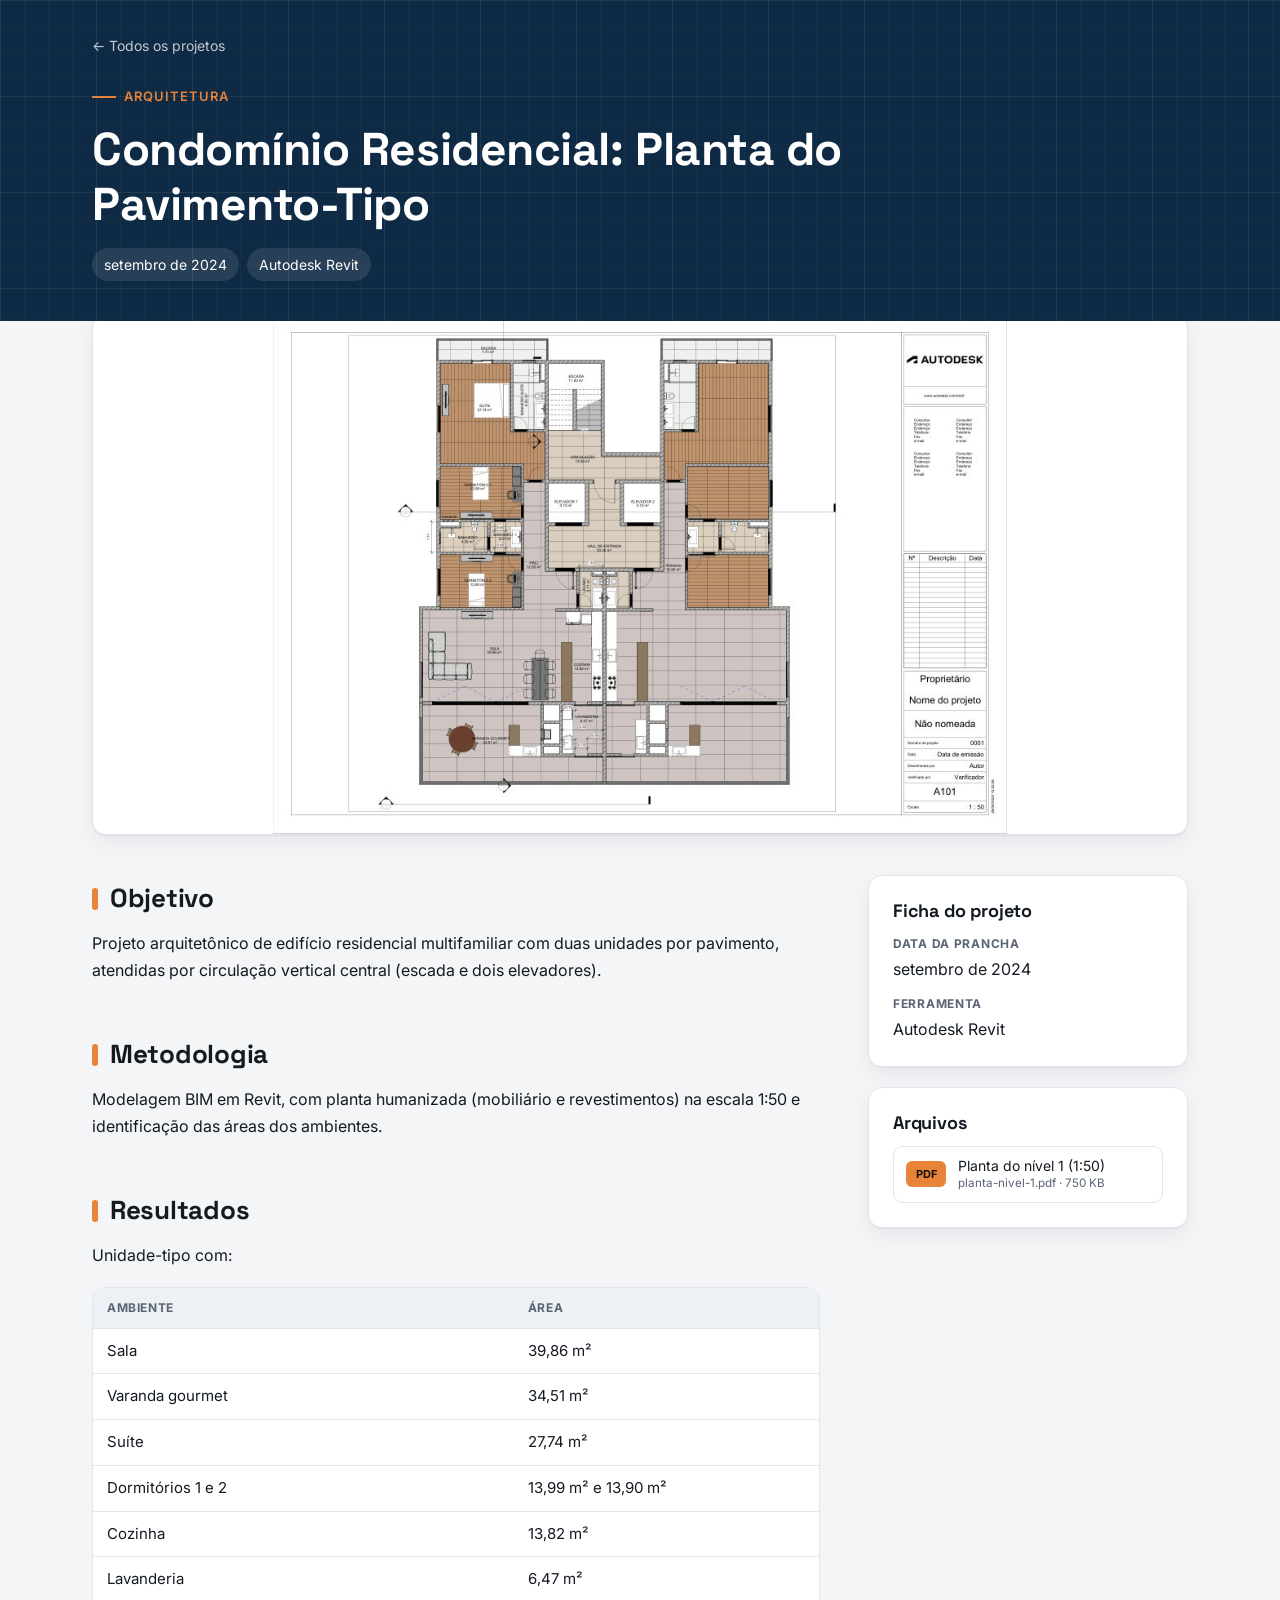
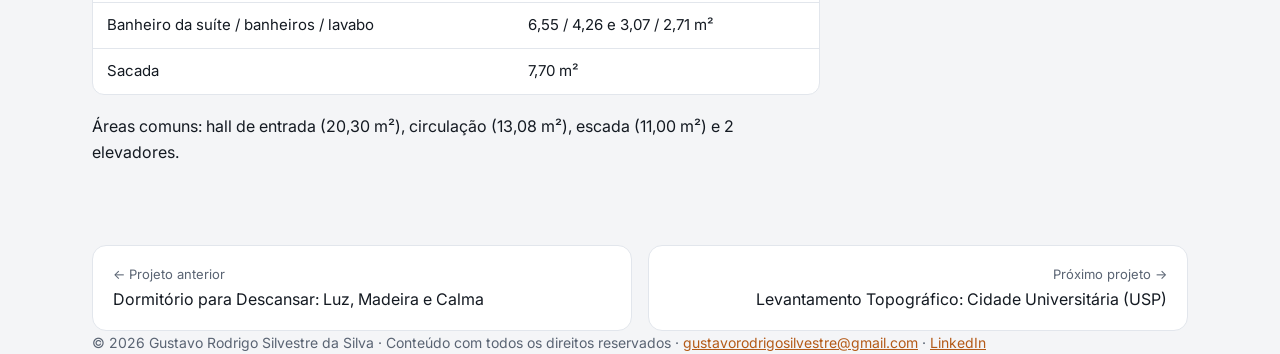
<file: projetos/arquitetura/condominio-residencial/index.html>
<!doctype html>
<html lang="pt-BR">
<head>
<meta charset="utf-8">
<meta name="viewport" content="width=device-width, initial-scale=1">
<title>Condomínio Residencial: Planta do Pavimento-Tipo · Gustavo Silvestre</title>
<link rel="preconnect" href="https://fonts.googleapis.com">
<link rel="preconnect" href="https://fonts.gstatic.com" crossorigin>
<link href="https://fonts.googleapis.com/css2?family=Inter:wght@400;500;600;700&family=Space+Grotesk:wght@500;600;700&display=swap" rel="stylesheet">
<link rel="stylesheet" href="../../../assets/css/style.css?v=12">
</head>
<body>
<!-- Página gerada por tools/gerar_paginas.py a partir do README.md. Edite o README e rode o script. -->
<header class="hero project">
  <div class="wrap">
    <a class="crumb" href="../../../#projetos">← Todos os projetos</a>
    <p class="eyebrow" style="margin-top:28px">Arquitetura</p>
    <h1>Condomínio Residencial: Planta do Pavimento-Tipo</h1>
    <ul class="chips"><li>setembro de 2024</li><li>Autodesk Revit</li></ul>
  </div>
</header>
<div class="wrap cover"><figure><img src="../../../assets/img/condominio.jpg" alt="Planta do nível 1"></figure></div>
<main class="wrap">
  <div class="layout">
    <article class="prose"><h2>Objetivo</h2>
<p>Projeto arquitetônico de edifício residencial multifamiliar com duas unidades por pavimento, atendidas por circulação vertical central (escada e dois elevadores).</p>
<h2>Metodologia</h2>
<p>Modelagem BIM em Revit, com planta humanizada (mobiliário e revestimentos) na escala 1:50 e identificação das áreas dos ambientes.</p>
<h2>Resultados</h2>
<p>Unidade-tipo com:</p>
<div class="table"><table>
<thead>
<tr>
<th>Ambiente</th>
<th>Área</th>
</tr>
</thead>
<tbody>
<tr>
<td>Sala</td>
<td>39,86 m²</td>
</tr>
<tr>
<td>Varanda gourmet</td>
<td>34,51 m²</td>
</tr>
<tr>
<td>Suíte</td>
<td>27,74 m²</td>
</tr>
<tr>
<td>Dormitórios 1 e 2</td>
<td>13,99 m² e 13,90 m²</td>
</tr>
<tr>
<td>Cozinha</td>
<td>13,82 m²</td>
</tr>
<tr>
<td>Lavanderia</td>
<td>6,47 m²</td>
</tr>
<tr>
<td>Banheiro da suíte / banheiros / lavabo</td>
<td>6,55 / 4,26 e 3,07 / 2,71 m²</td>
</tr>
<tr>
<td>Sacada</td>
<td>7,70 m²</td>
</tr>
</tbody>
</table></div>
<p>Áreas comuns: hall de entrada (20,30 m²), circulação (13,08 m²), escada (11,00 m²) e 2 elevadores.</p></article>
    <aside class="aside">
      <div class="panel"><h3>Ficha do projeto</h3><dl class="facts"><div><dt>Data da prancha</dt><dd>setembro de 2024</dd></div><div><dt>Ferramenta</dt><dd>Autodesk Revit</dd></div></dl></div>
      <div class="panel"><h3>Arquivos</h3><ul class="files"><li><a href="docs/planta-nivel-1.pdf" download><span class="ext">PDF</span><span class="name">Planta do nível 1 (1:50)<small>planta-nivel-1.pdf · 750 KB</small></span></a></li></ul></div>
    </aside>
  </div>
  <nav class="pager"><a class="prev" href="../../../projetos/design-biofilico/dormitorio-para-descansar/"><small>← Projeto anterior</small>Dormitório para Descansar: Luz, Madeira e Calma</a><a class="next" href="../../../projetos/topografia/levantamento-topografico-poli-usp/"><small>Próximo projeto →</small>Levantamento Topográfico: Cidade Universitária (USP)</a></nav>
</main>
<footer class="wrap">© 2026 Gustavo Rodrigo Silvestre da Silva · Conteúdo com todos os direitos reservados · <a href="mailto:gustavorodrigosilvestre@gmail.com">gustavorodrigosilvestre@gmail.com</a> · <a href="https://www.linkedin.com/in/gustavo-silvestre-0649b1244" target="_blank" rel="noopener">LinkedIn</a></footer>
<div class="lightbox" role="dialog" aria-label="Imagem ampliada"><button type="button" aria-label="Fechar">×</button><img alt=""></div>
<script src="../../../assets/js/site.js?v=12"></script>
</body>
</html>
</file>
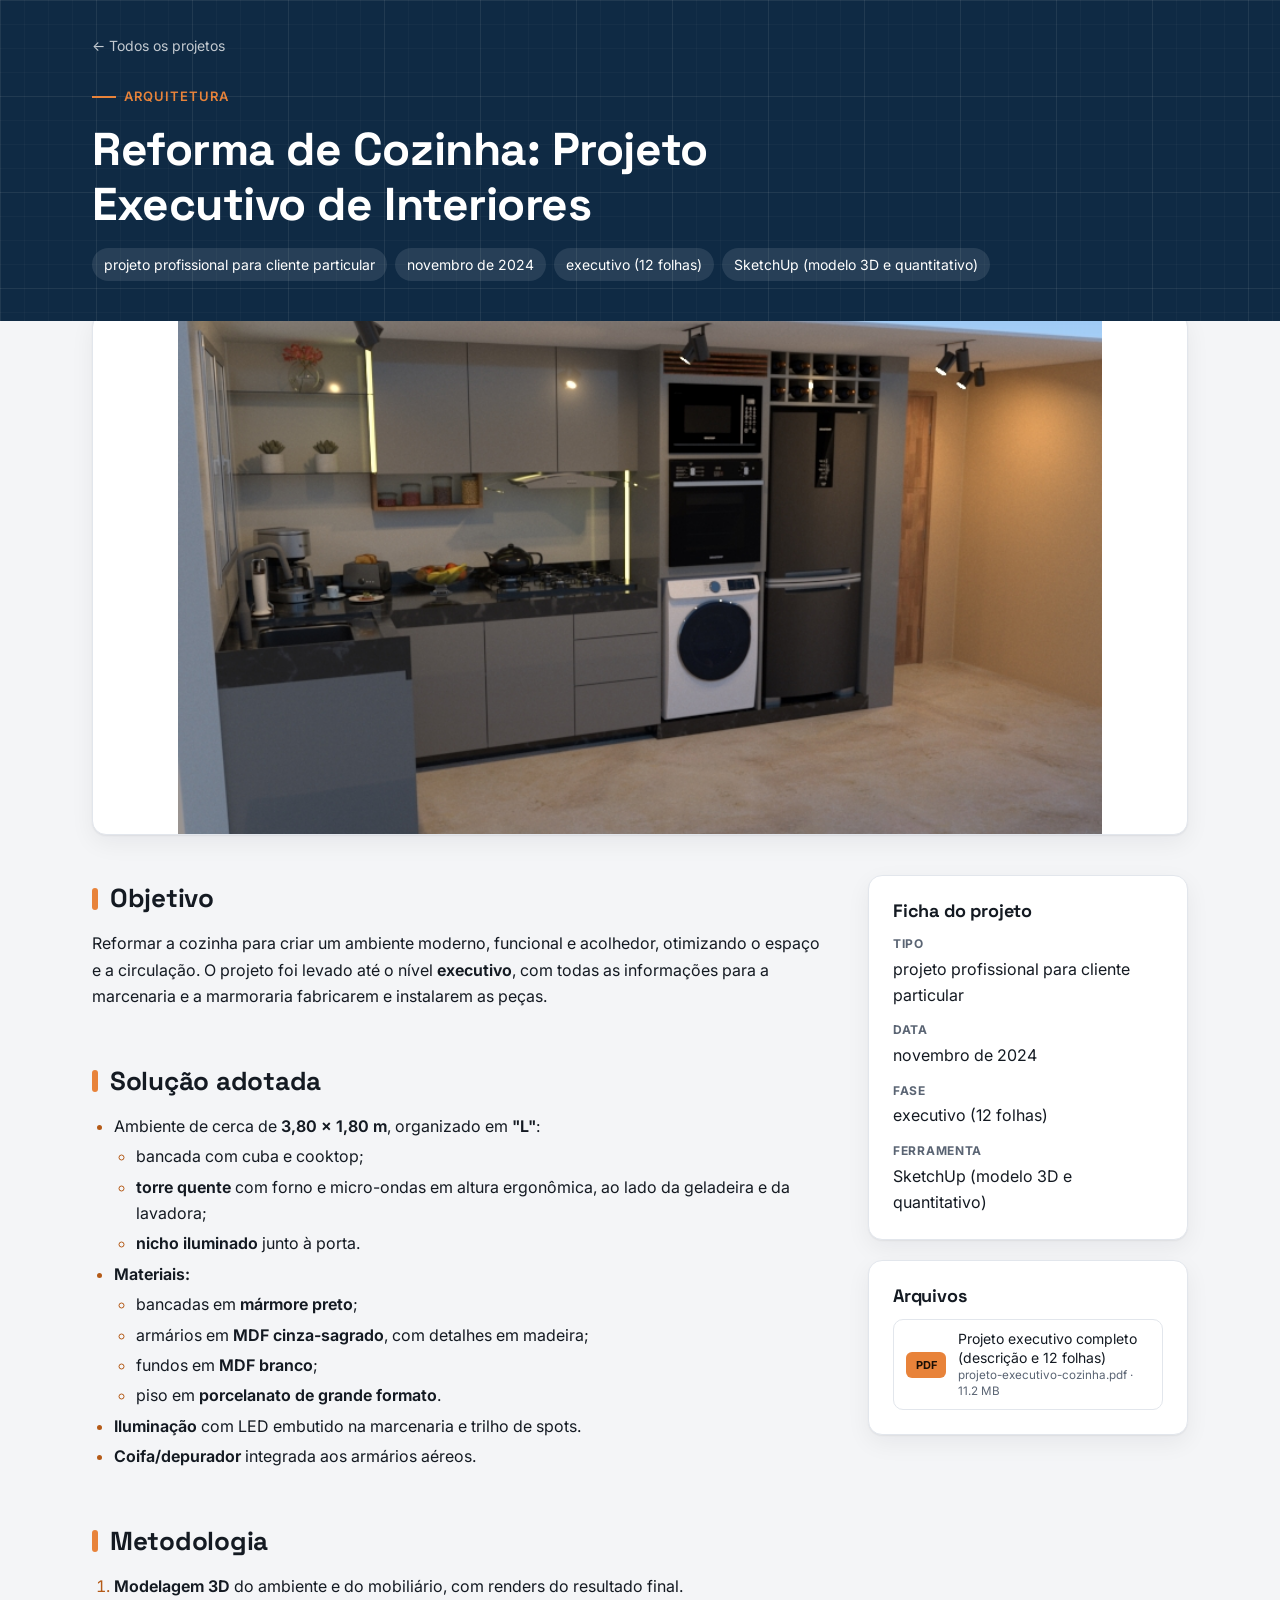
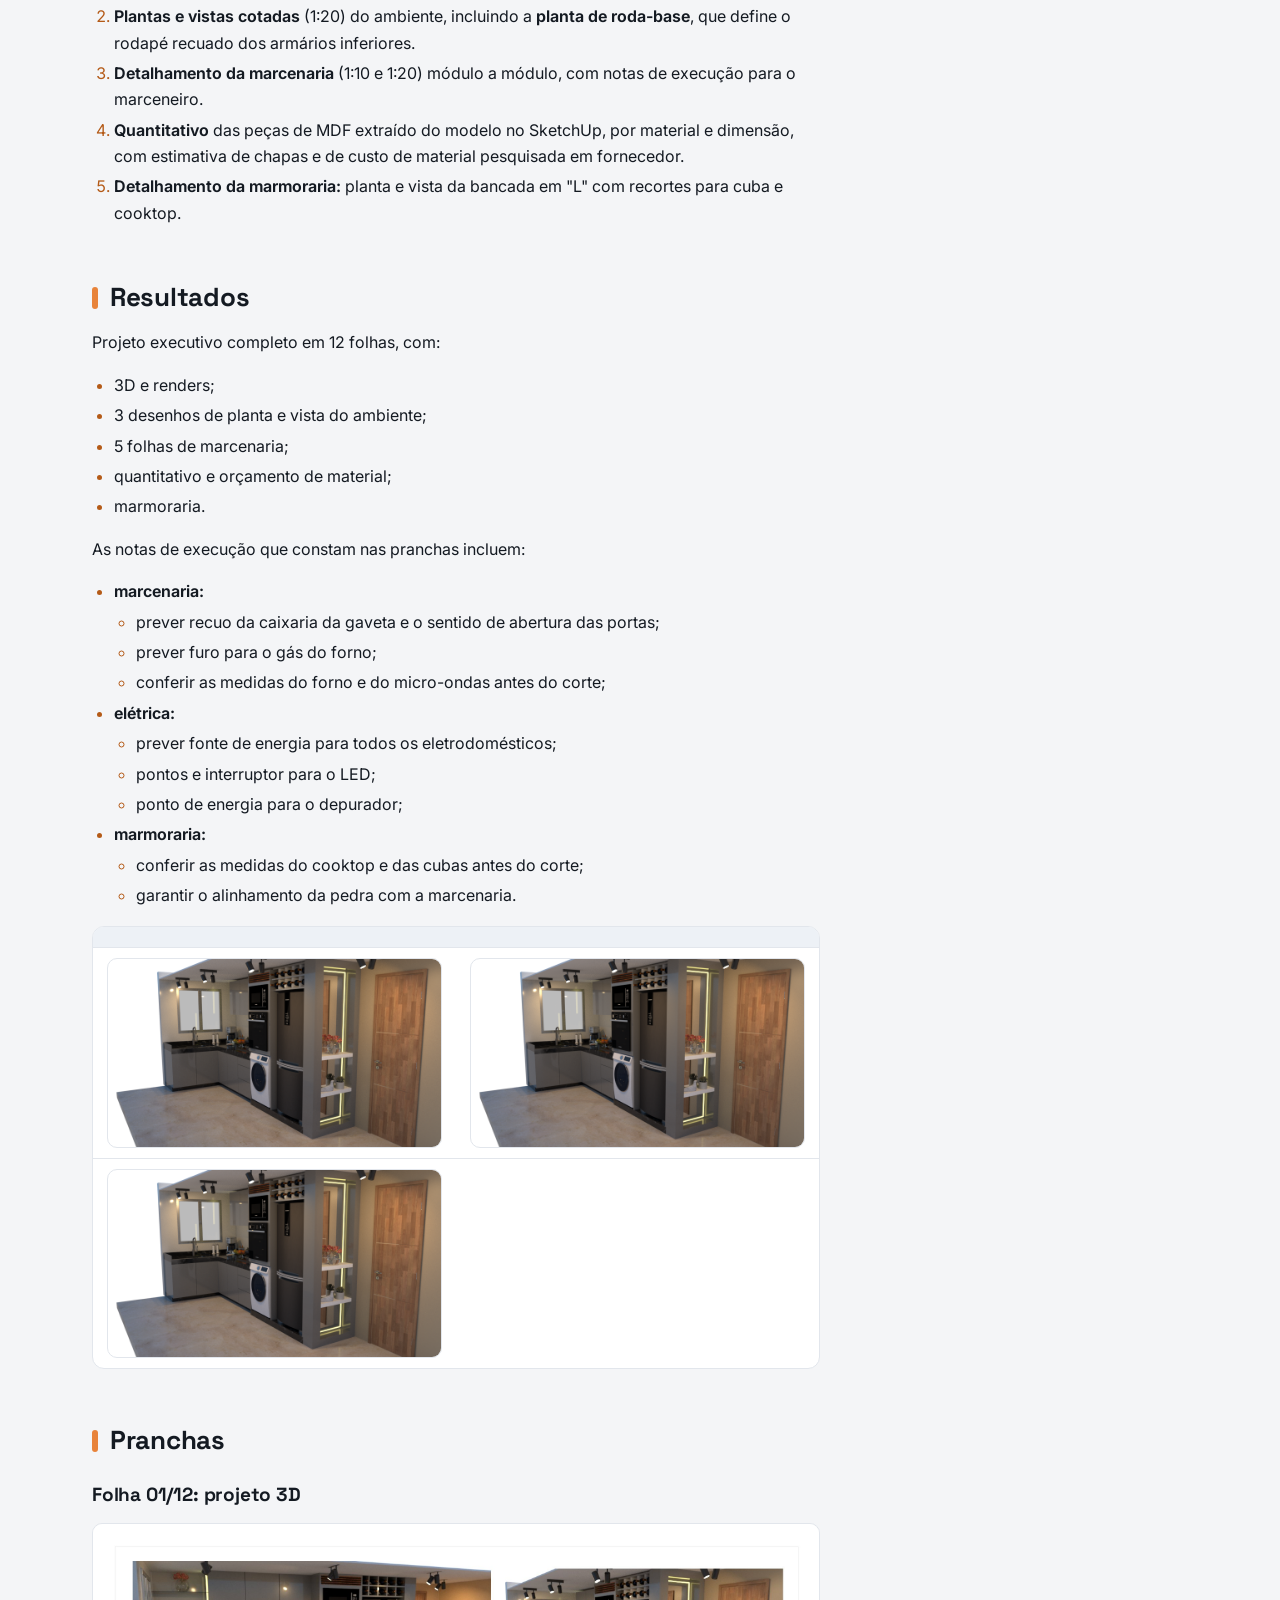
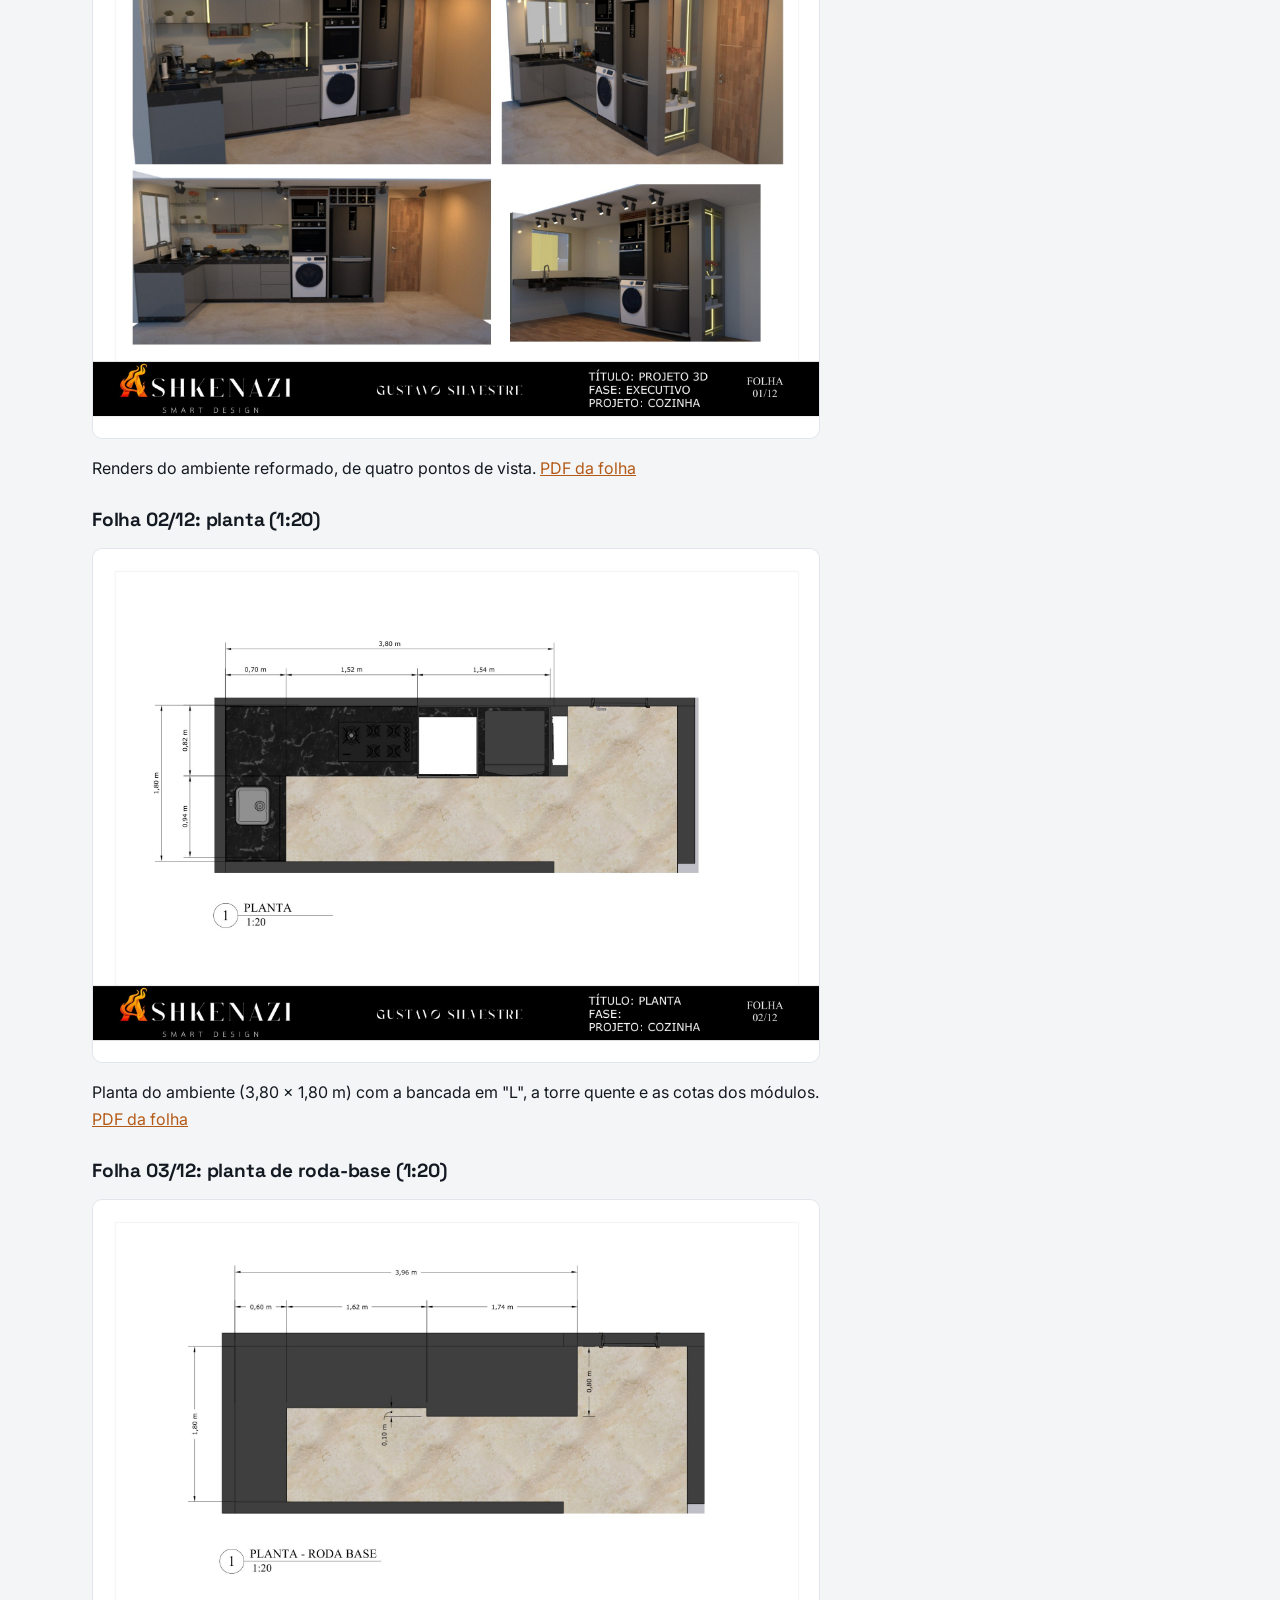
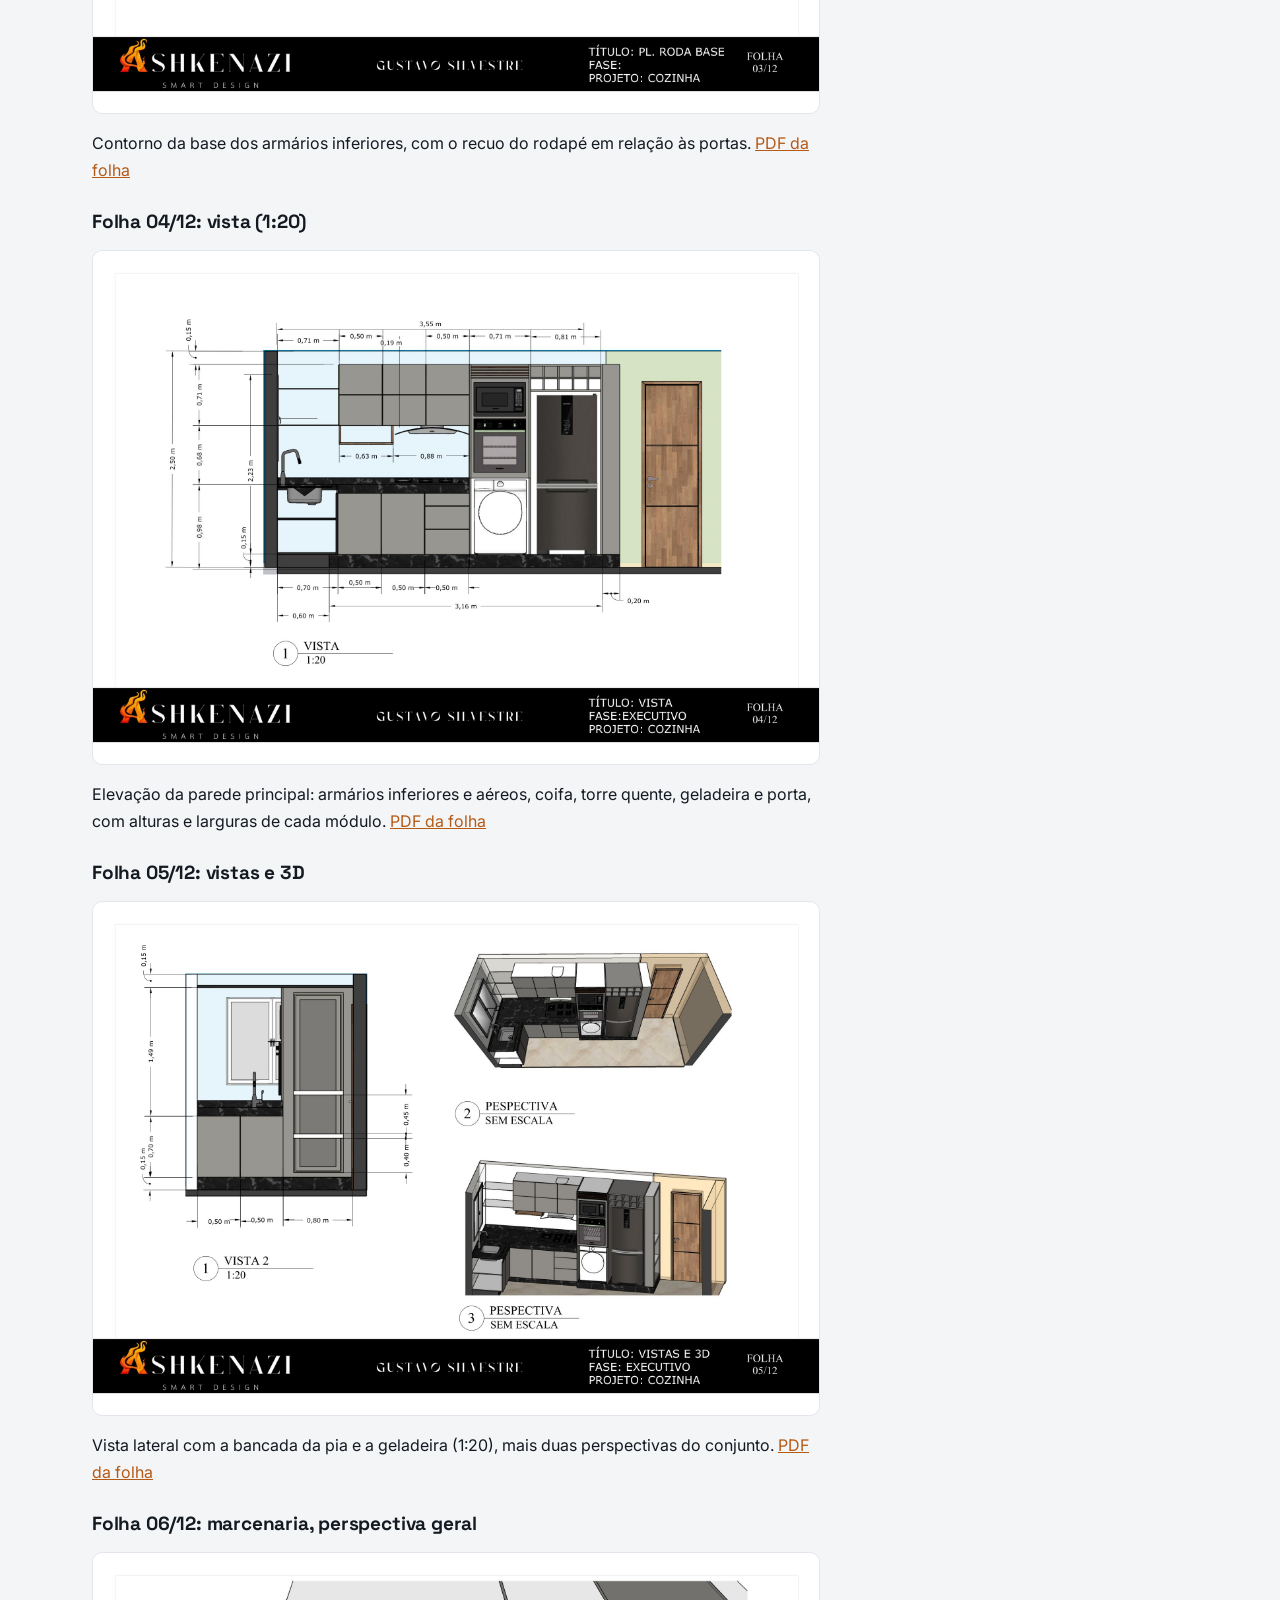
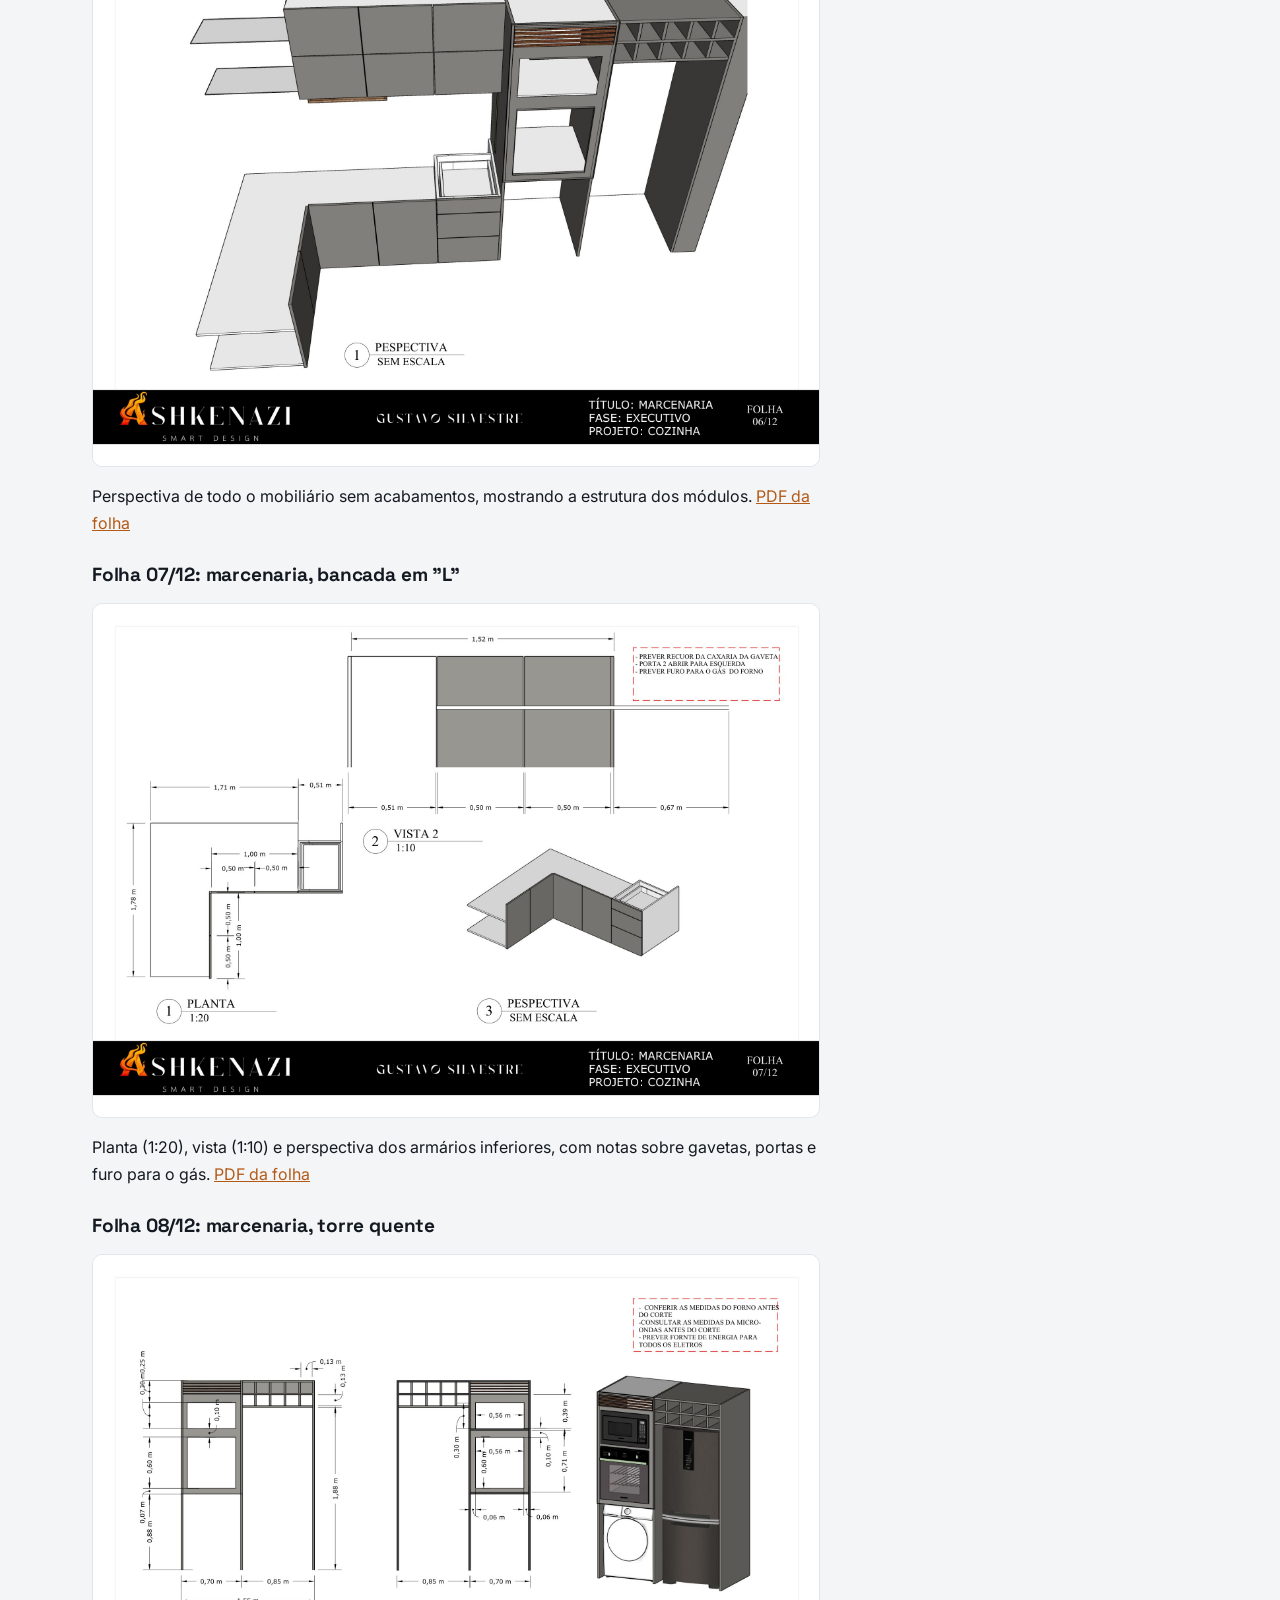
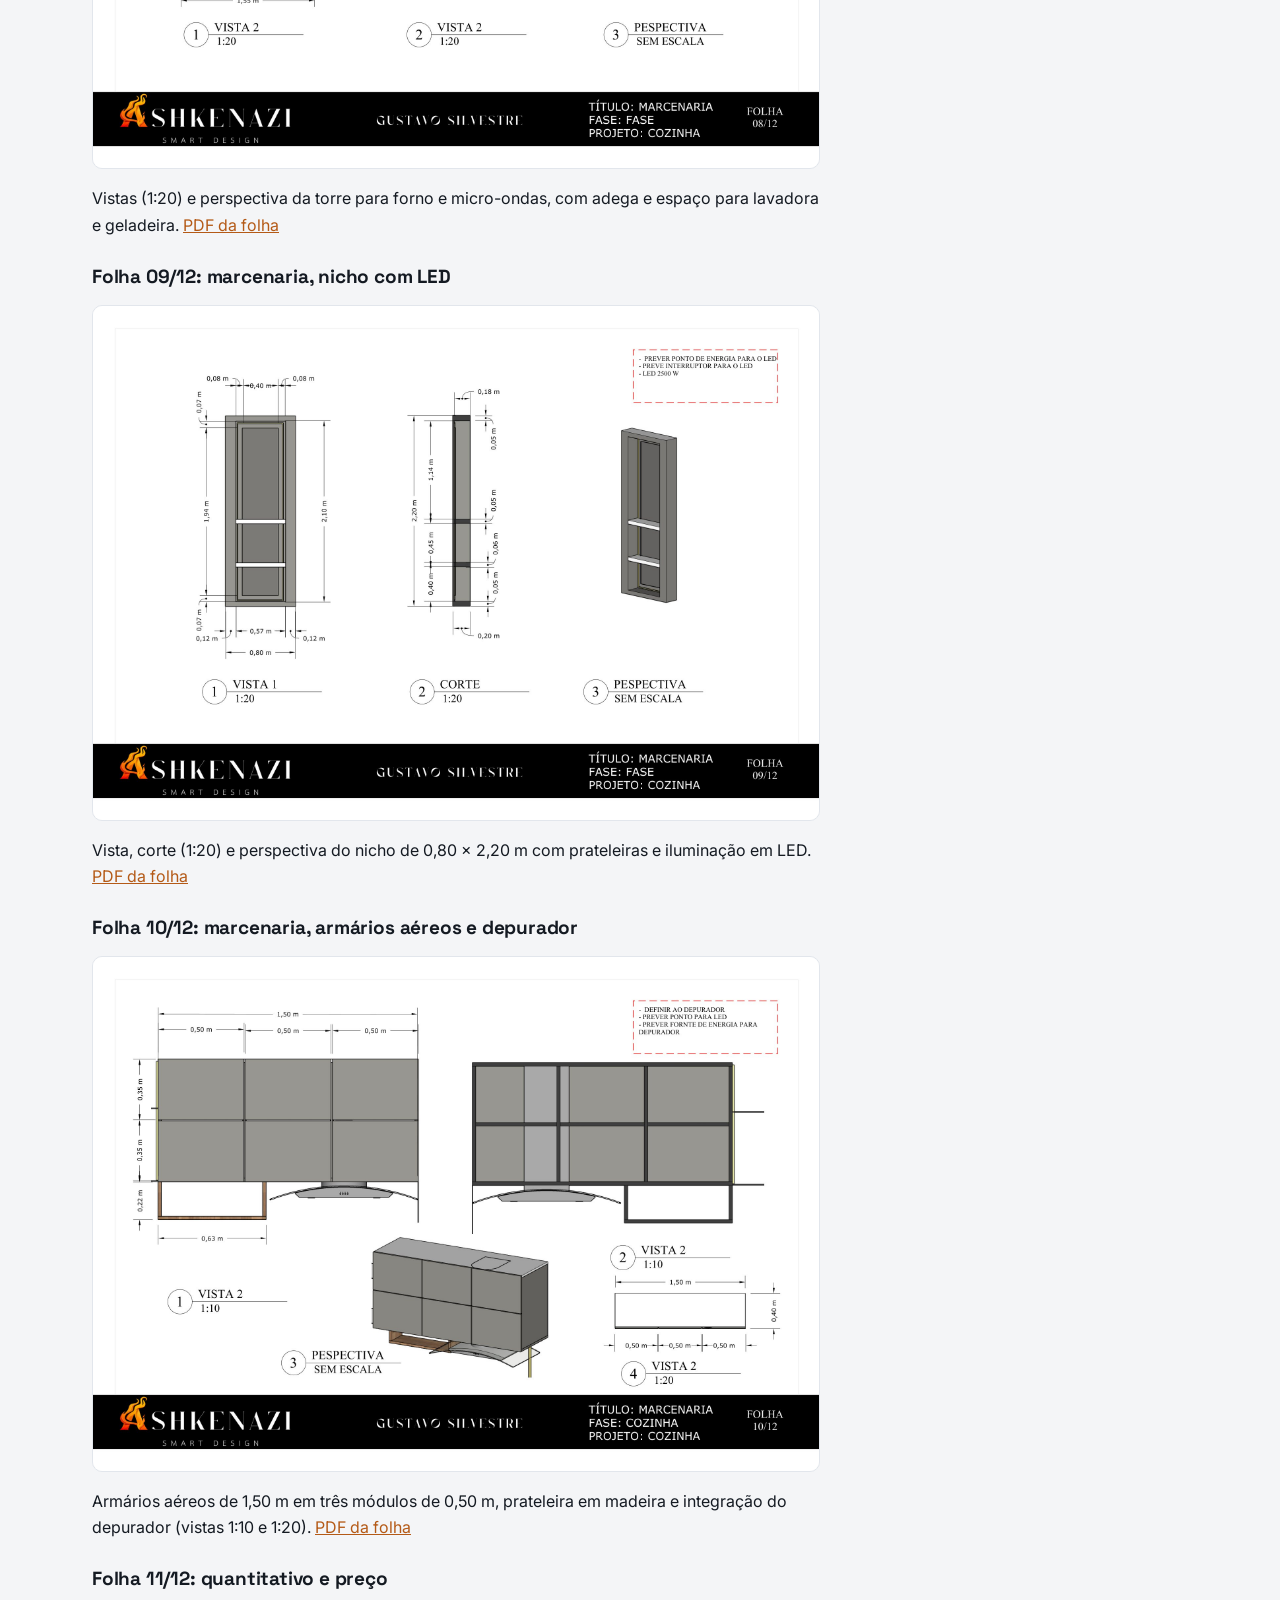
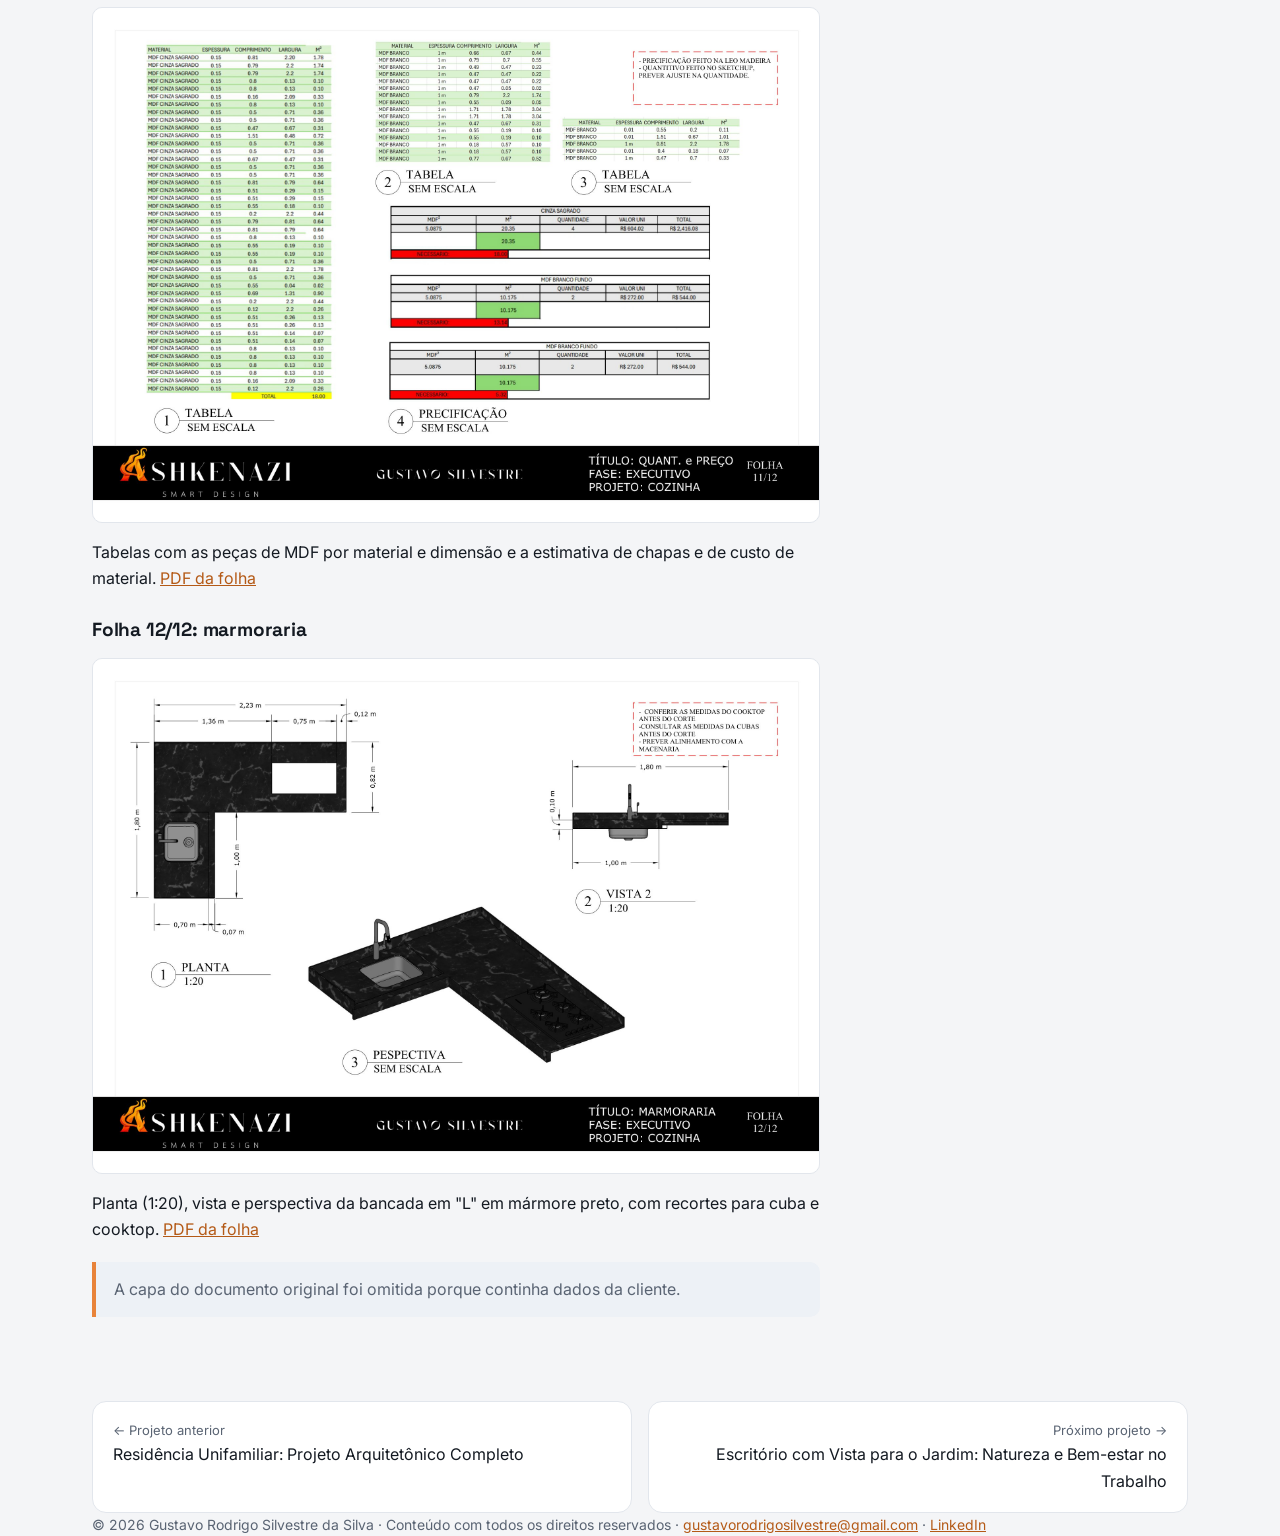
<file: projetos/arquitetura/reforma-de-cozinha/index.html>
<!doctype html>
<html lang="pt-BR">
<head>
<meta charset="utf-8">
<meta name="viewport" content="width=device-width, initial-scale=1">
<title>Reforma de Cozinha: Projeto Executivo de Interiores · Gustavo Silvestre</title>
<link rel="preconnect" href="https://fonts.googleapis.com">
<link rel="preconnect" href="https://fonts.gstatic.com" crossorigin>
<link href="https://fonts.googleapis.com/css2?family=Inter:wght@400;500;600;700&family=Space+Grotesk:wght@500;600;700&display=swap" rel="stylesheet">
<link rel="stylesheet" href="../../../assets/css/style.css?v=12">
</head>
<body>
<!-- Página gerada por tools/gerar_paginas.py a partir do README.md. Edite o README e rode o script. -->
<header class="hero project">
  <div class="wrap">
    <a class="crumb" href="../../../#projetos">← Todos os projetos</a>
    <p class="eyebrow" style="margin-top:28px">Arquitetura</p>
    <h1>Reforma de Cozinha: Projeto Executivo de Interiores</h1>
    <ul class="chips"><li>projeto profissional para cliente particular</li><li>novembro de 2024</li><li>executivo (12 folhas)</li><li>SketchUp (modelo 3D e quantitativo)</li></ul>
  </div>
</header>
<div class="wrap cover"><figure><img src="imagens/capa-3d.jpg" alt="Perspectiva 3D da cozinha"></figure></div>
<main class="wrap">
  <div class="layout">
    <article class="prose"><h2>Objetivo</h2>
<p>Reformar a cozinha para criar um ambiente moderno, funcional e acolhedor, otimizando o espaço e a circulação. O projeto foi levado até o nível <strong>executivo</strong>, com todas as informações para a marcenaria e a marmoraria fabricarem e instalarem as peças.</p>
<h2>Solução adotada</h2>
<ul>
<li>Ambiente de cerca de <strong>3,80 × 1,80 m</strong>, organizado em <strong>"L"</strong>:<ul>
<li>bancada com cuba e cooktop;</li>
<li><strong>torre quente</strong> com forno e micro-ondas em altura ergonômica, ao lado da geladeira e da lavadora;</li>
<li><strong>nicho iluminado</strong> junto à porta.</li>
</ul>
</li>
<li><strong>Materiais:</strong><ul>
<li>bancadas em <strong>mármore preto</strong>;</li>
<li>armários em <strong>MDF cinza-sagrado</strong>, com detalhes em madeira;</li>
<li>fundos em <strong>MDF branco</strong>;</li>
<li>piso em <strong>porcelanato de grande formato</strong>.</li>
</ul>
</li>
<li><strong>Iluminação</strong> com LED embutido na marcenaria e trilho de spots.</li>
<li><strong>Coifa/depurador</strong> integrada aos armários aéreos.</li>
</ul>
<h2>Metodologia</h2>
<ol>
<li><strong>Modelagem 3D</strong> do ambiente e do mobiliário, com renders do resultado final.</li>
<li><strong>Plantas e vistas cotadas</strong> (1:20) do ambiente, incluindo a <strong>planta de roda-base</strong>, que define o rodapé recuado dos armários inferiores.</li>
<li><strong>Detalhamento da marcenaria</strong> (1:10 e 1:20) módulo a módulo, com notas de execução para o marceneiro.</li>
<li><strong>Quantitativo</strong> das peças de MDF extraído do modelo no SketchUp, por material e dimensão, com estimativa de chapas e de custo de material pesquisada em fornecedor.</li>
<li><strong>Detalhamento da marmoraria:</strong> planta e vista da bancada em "L" com recortes para cuba e cooktop.</li>
</ol>
<h2>Resultados</h2>
<p>Projeto executivo completo em 12 folhas, com:</p>
<ul>
<li>3D e renders;</li>
<li>3 desenhos de planta e vista do ambiente;</li>
<li>5 folhas de marcenaria;</li>
<li>quantitativo e orçamento de material;</li>
<li>marmoraria.</li>
</ul>
<p>As notas de execução que constam nas pranchas incluem:</p>
<ul>
<li><strong>marcenaria:</strong><ul>
<li>prever recuo da caixaria da gaveta e o sentido de abertura das portas;</li>
<li>prever furo para o gás do forno;</li>
<li>conferir as medidas do forno e do micro-ondas antes do corte;</li>
</ul>
</li>
<li><strong>elétrica:</strong><ul>
<li>prever fonte de energia para todos os eletrodomésticos;</li>
<li>pontos e interruptor para o LED;</li>
<li>ponto de energia para o depurador;</li>
</ul>
</li>
<li><strong>marmoraria:</strong><ul>
<li>conferir as medidas do cooktop e das cubas antes do corte;</li>
<li>garantir o alinhamento da pedra com a marcenaria.</li>
</ul>
</li>
</ul>
<div class="table"><table>
<thead>
<tr>
<th></th>
<th></th>
</tr>
</thead>
<tbody>
<tr>
<td><img alt="Render 1" src="imagens/render-1.png" /></td>
<td><img alt="Render 2" src="imagens/render-2.png" /></td>
</tr>
<tr>
<td><img alt="Render 3" src="imagens/render-3.png" /></td>
<td></td>
</tr>
</tbody>
</table></div>
<h2>Pranchas</h2>
<h3>Folha 01/12: projeto 3D</h3>
<p><img alt="Projeto 3D" src="pranchas/01-projeto-3d.jpg" /></p>
<p>Renders do ambiente reformado, de quatro pontos de vista. <a href="docs/01-projeto-3d.pdf">PDF da folha</a></p>
<h3>Folha 02/12: planta (1:20)</h3>
<p><img alt="Planta" src="pranchas/02-planta.jpg" /></p>
<p>Planta do ambiente (3,80 × 1,80 m) com a bancada em "L", a torre quente e as cotas dos módulos. <a href="docs/02-planta.pdf">PDF da folha</a></p>
<h3>Folha 03/12: planta de roda-base (1:20)</h3>
<p><img alt="Planta de roda-base" src="pranchas/03-planta-roda-base.jpg" /></p>
<p>Contorno da base dos armários inferiores, com o recuo do rodapé em relação às portas. <a href="docs/03-planta-roda-base.pdf">PDF da folha</a></p>
<h3>Folha 04/12: vista (1:20)</h3>
<p><img alt="Vista" src="pranchas/04-vista.jpg" /></p>
<p>Elevação da parede principal: armários inferiores e aéreos, coifa, torre quente, geladeira e porta, com alturas e larguras de cada módulo. <a href="docs/04-vista.pdf">PDF da folha</a></p>
<h3>Folha 05/12: vistas e 3D</h3>
<p><img alt="Vistas e 3D" src="pranchas/05-vistas-e-3d.jpg" /></p>
<p>Vista lateral com a bancada da pia e a geladeira (1:20), mais duas perspectivas do conjunto. <a href="docs/05-vistas-e-3d.pdf">PDF da folha</a></p>
<h3>Folha 06/12: marcenaria, perspectiva geral</h3>
<p><img alt="Marcenaria: perspectiva" src="pranchas/06-marcenaria-perspectiva.jpg" /></p>
<p>Perspectiva de todo o mobiliário sem acabamentos, mostrando a estrutura dos módulos. <a href="docs/06-marcenaria-perspectiva.pdf">PDF da folha</a></p>
<h3>Folha 07/12: marcenaria, bancada em "L"</h3>
<p><img alt="Marcenaria: bancada" src="pranchas/07-marcenaria-bancada.jpg" /></p>
<p>Planta (1:20), vista (1:10) e perspectiva dos armários inferiores, com notas sobre gavetas, portas e furo para o gás. <a href="docs/07-marcenaria-bancada.pdf">PDF da folha</a></p>
<h3>Folha 08/12: marcenaria, torre quente</h3>
<p><img alt="Marcenaria: torre quente" src="pranchas/08-marcenaria-torre-quente.jpg" /></p>
<p>Vistas (1:20) e perspectiva da torre para forno e micro-ondas, com adega e espaço para lavadora e geladeira. <a href="docs/08-marcenaria-torre-quente.pdf">PDF da folha</a></p>
<h3>Folha 09/12: marcenaria, nicho com LED</h3>
<p><img alt="Marcenaria: nicho com LED" src="pranchas/09-marcenaria-nicho-led.jpg" /></p>
<p>Vista, corte (1:20) e perspectiva do nicho de 0,80 × 2,20 m com prateleiras e iluminação em LED. <a href="docs/09-marcenaria-nicho-led.pdf">PDF da folha</a></p>
<h3>Folha 10/12: marcenaria, armários aéreos e depurador</h3>
<p><img alt="Marcenaria: aéreos e depurador" src="pranchas/10-marcenaria-aereos-e-depurador.jpg" /></p>
<p>Armários aéreos de 1,50 m em três módulos de 0,50 m, prateleira em madeira e integração do depurador (vistas 1:10 e 1:20). <a href="docs/10-marcenaria-aereos-e-depurador.pdf">PDF da folha</a></p>
<h3>Folha 11/12: quantitativo e preço</h3>
<p><img alt="Quantitativo e preço" src="pranchas/11-quantitativo-e-orcamento.jpg" /></p>
<p>Tabelas com as peças de MDF por material e dimensão e a estimativa de chapas e de custo de material. <a href="docs/11-quantitativo-e-orcamento.pdf">PDF da folha</a></p>
<h3>Folha 12/12: marmoraria</h3>
<p><img alt="Marmoraria" src="pranchas/12-marmoraria.jpg" /></p>
<p>Planta (1:20), vista e perspectiva da bancada em "L" em mármore preto, com recortes para cuba e cooktop. <a href="docs/12-marmoraria.pdf">PDF da folha</a></p>
<blockquote>
<p>A capa do documento original foi omitida porque continha dados da cliente.</p>
</blockquote></article>
    <aside class="aside">
      <div class="panel"><h3>Ficha do projeto</h3><dl class="facts"><div><dt>Tipo</dt><dd>projeto profissional para cliente particular</dd></div><div><dt>Data</dt><dd>novembro de 2024</dd></div><div><dt>Fase</dt><dd>executivo (12 folhas)</dd></div><div><dt>Ferramenta</dt><dd>SketchUp (modelo 3D e quantitativo)</dd></div></dl></div>
      <div class="panel"><h3>Arquivos</h3><ul class="files"><li><a href="docs/projeto-executivo-cozinha.pdf" download><span class="ext">PDF</span><span class="name">Projeto executivo completo (descrição e 12 folhas)<small>projeto-executivo-cozinha.pdf · 11.2 MB</small></span></a></li></ul></div>
    </aside>
  </div>
  <nav class="pager"><a class="prev" href="../../../projetos/arquitetura/residencia-unifamiliar-ifsp/"><small>← Projeto anterior</small>Residência Unifamiliar: Projeto Arquitetônico Completo</a><a class="next" href="../../../projetos/design-biofilico/escritorio-com-vista-para-jardim/"><small>Próximo projeto →</small>Escritório com Vista para o Jardim: Natureza e Bem-estar no Trabalho</a></nav>
</main>
<footer class="wrap">© 2026 Gustavo Rodrigo Silvestre da Silva · Conteúdo com todos os direitos reservados · <a href="mailto:gustavorodrigosilvestre@gmail.com">gustavorodrigosilvestre@gmail.com</a> · <a href="https://www.linkedin.com/in/gustavo-silvestre-0649b1244" target="_blank" rel="noopener">LinkedIn</a></footer>
<div class="lightbox" role="dialog" aria-label="Imagem ampliada"><button type="button" aria-label="Fechar">×</button><img alt=""></div>
<script src="../../../assets/js/site.js?v=12"></script>
</body>
</html>
</file>
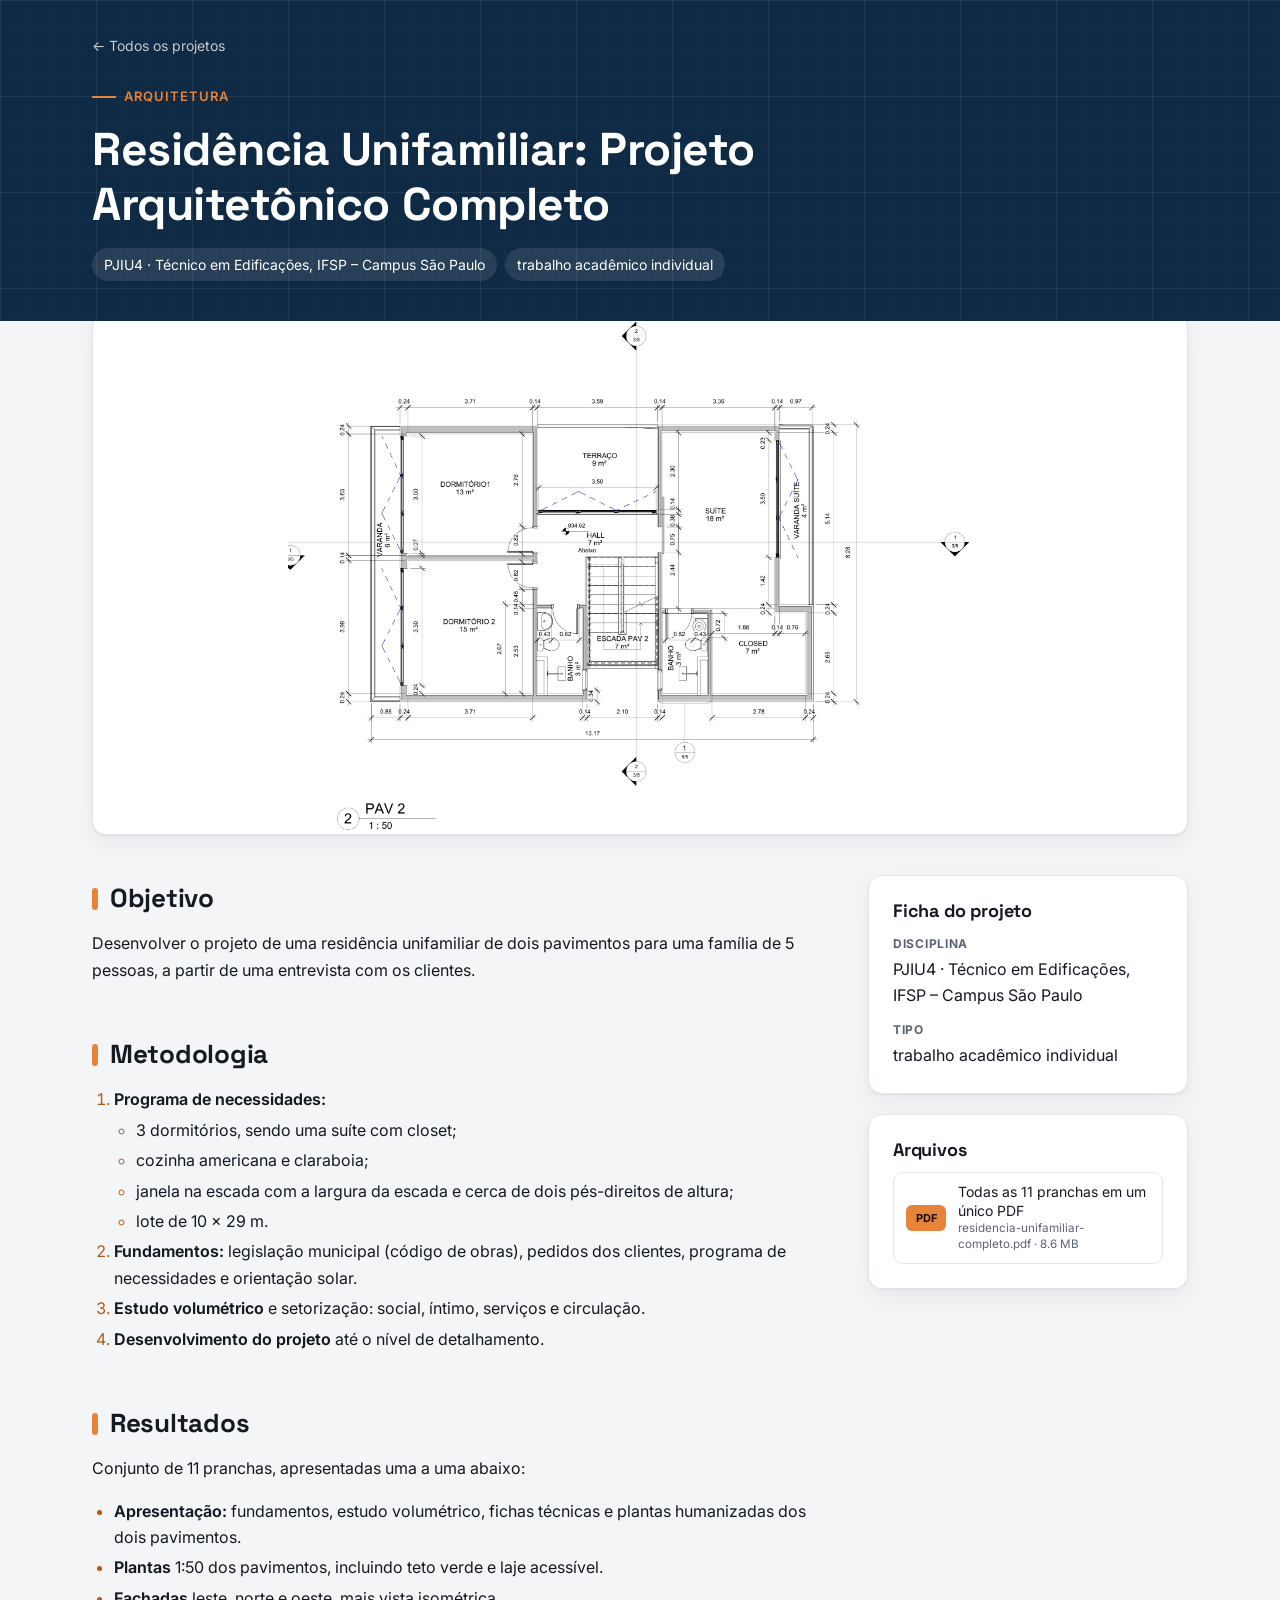
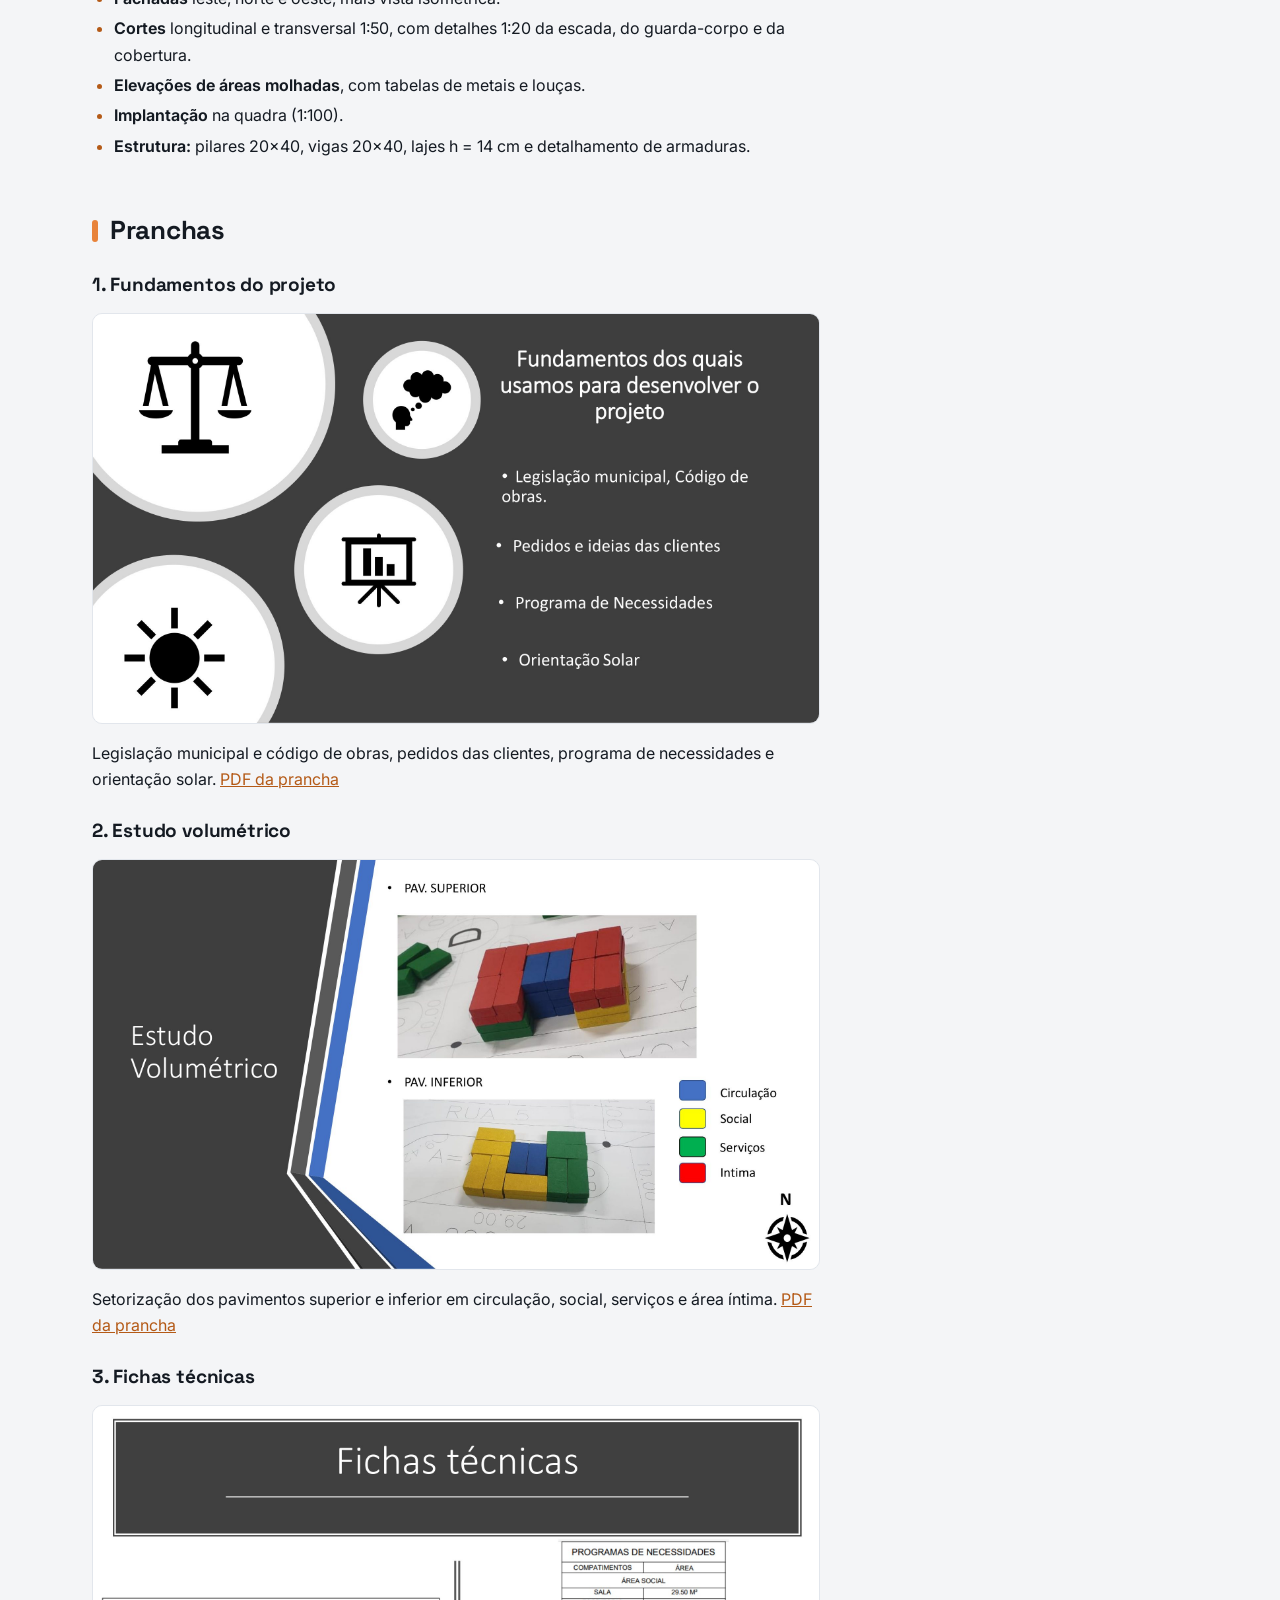
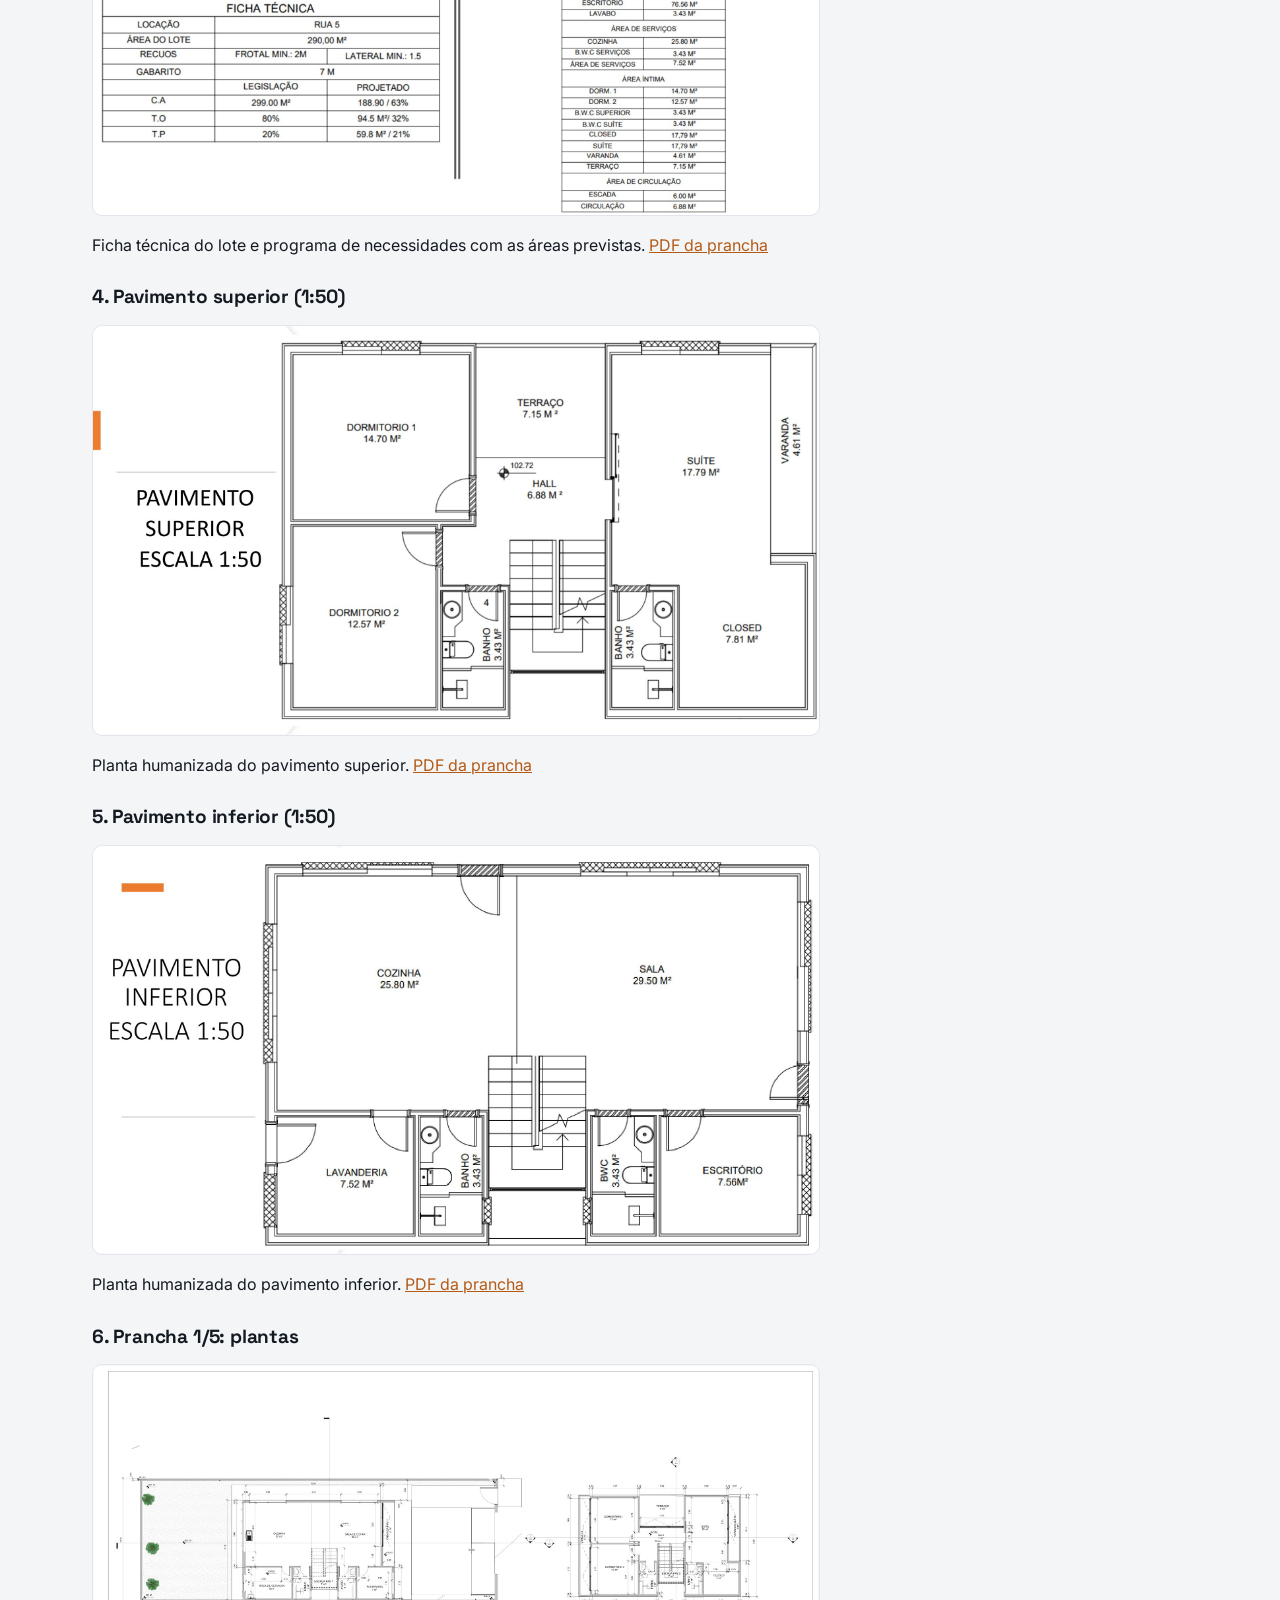
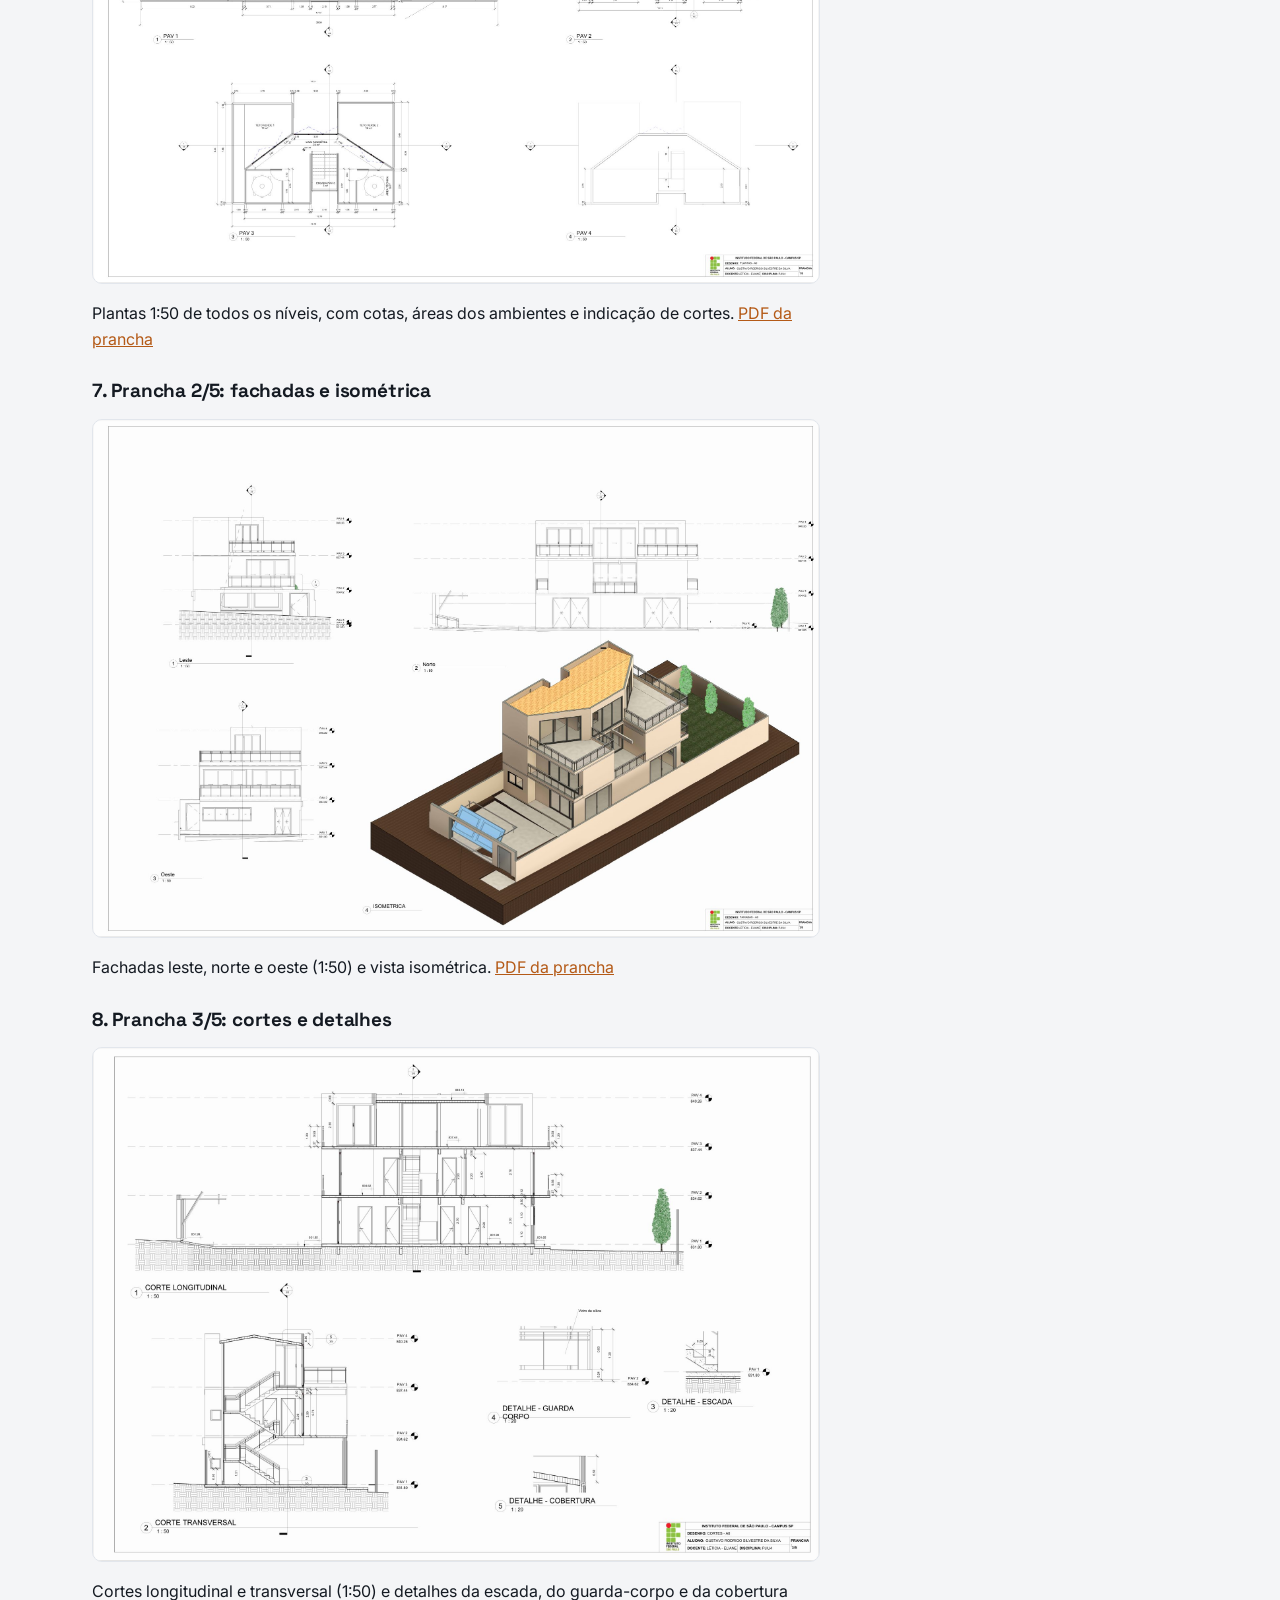
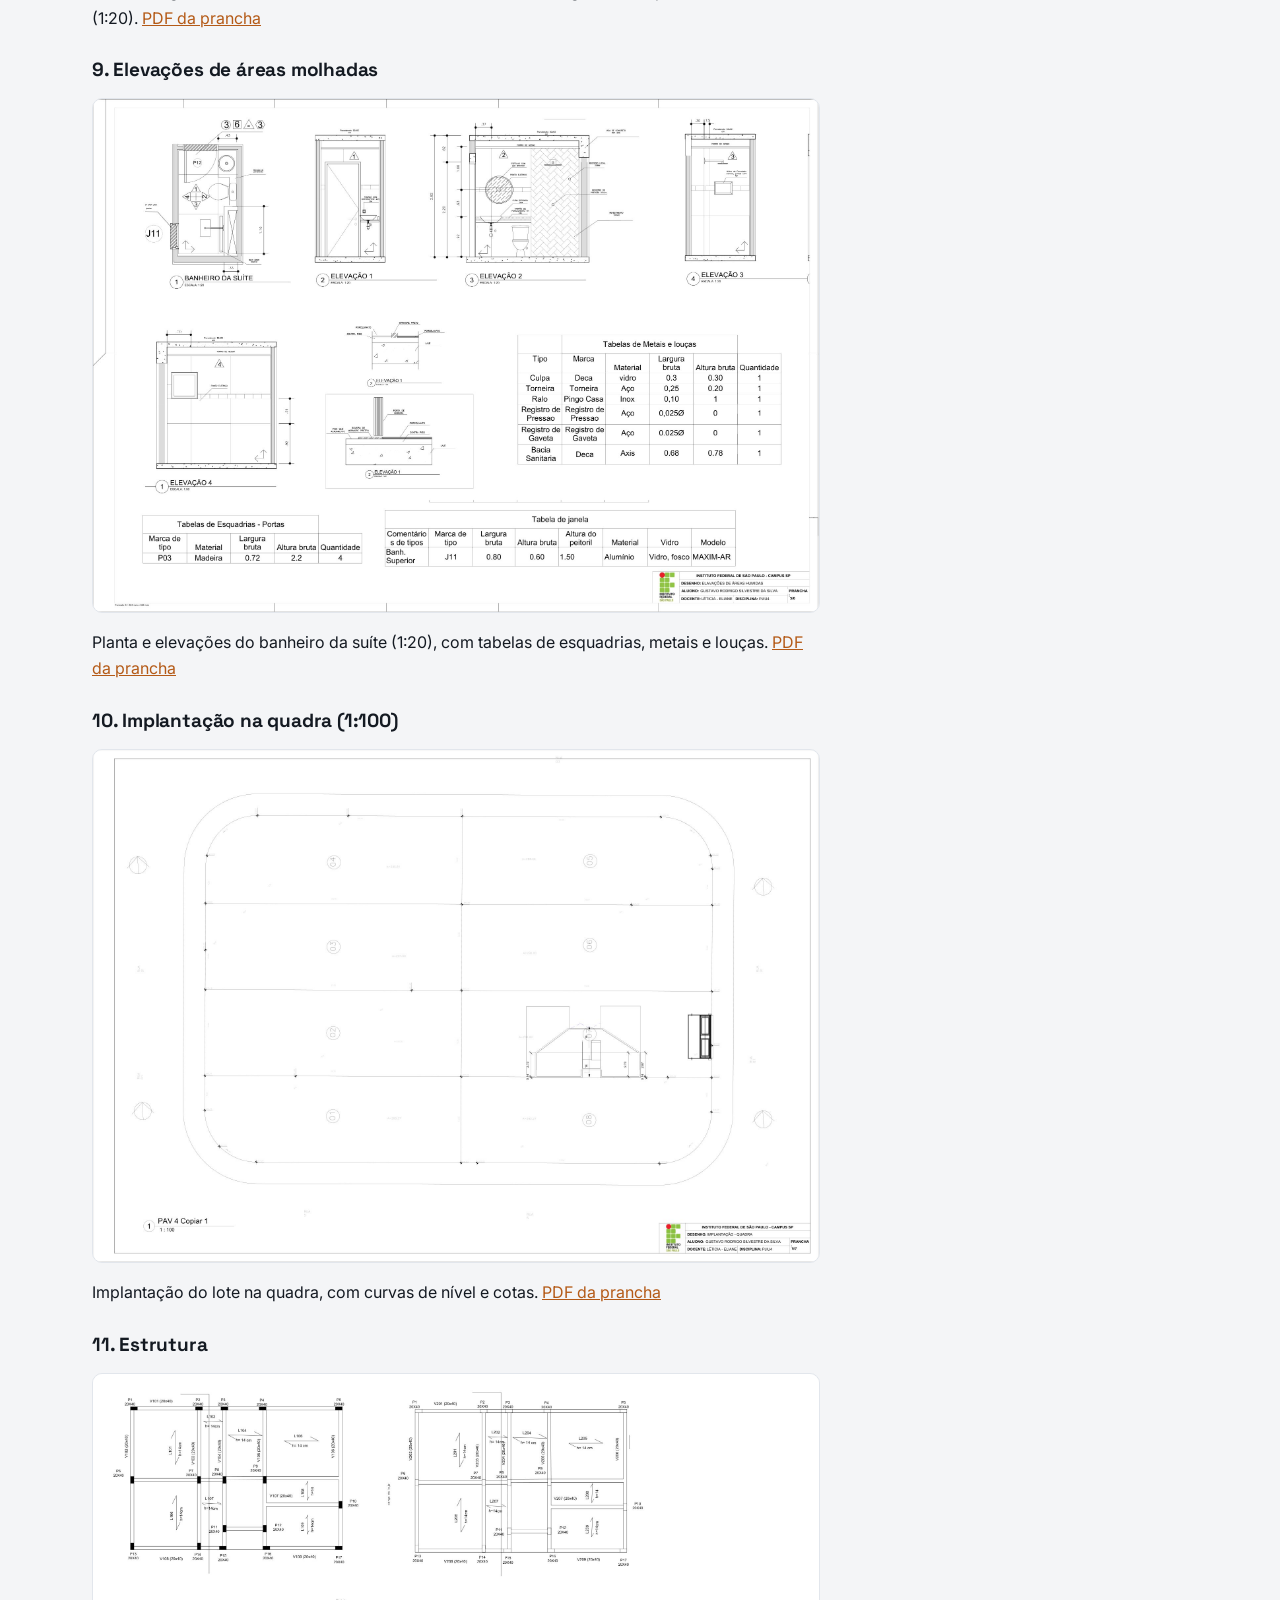
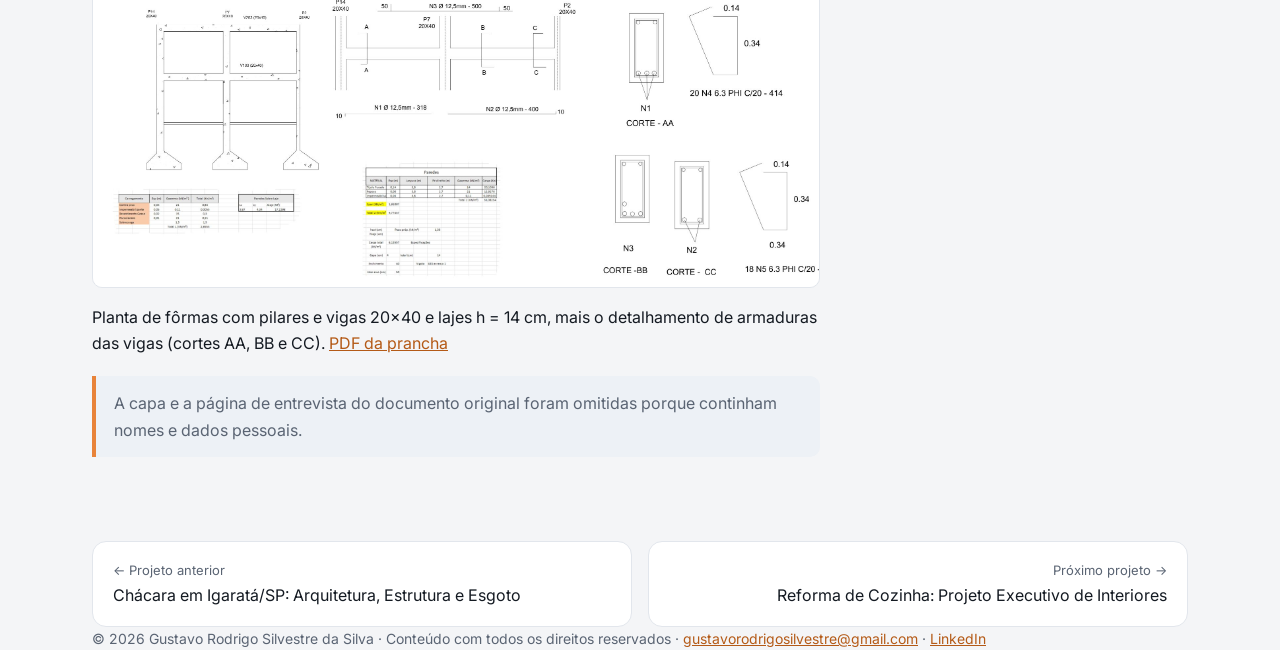
<file: projetos/arquitetura/residencia-unifamiliar-ifsp/index.html>
<!doctype html>
<html lang="pt-BR">
<head>
<meta charset="utf-8">
<meta name="viewport" content="width=device-width, initial-scale=1">
<title>Residência Unifamiliar: Projeto Arquitetônico Completo · Gustavo Silvestre</title>
<link rel="preconnect" href="https://fonts.googleapis.com">
<link rel="preconnect" href="https://fonts.gstatic.com" crossorigin>
<link href="https://fonts.googleapis.com/css2?family=Inter:wght@400;500;600;700&family=Space+Grotesk:wght@500;600;700&display=swap" rel="stylesheet">
<link rel="stylesheet" href="../../../assets/css/style.css?v=12">
</head>
<body>
<!-- Página gerada por tools/gerar_paginas.py a partir do README.md. Edite o README e rode o script. -->
<header class="hero project">
  <div class="wrap">
    <a class="crumb" href="../../../#projetos">← Todos os projetos</a>
    <p class="eyebrow" style="margin-top:28px">Arquitetura</p>
    <h1>Residência Unifamiliar: Projeto Arquitetônico Completo</h1>
    <ul class="chips"><li>PJIU4 · Técnico em Edificações, IFSP – Campus São Paulo</li><li>trabalho acadêmico individual</li></ul>
  </div>
</header>
<div class="wrap cover"><figure><img src="imagens/capa-pav2.jpg" alt="Planta do pavimento 2 (PAV 2), escala 1:50"></figure></div>
<main class="wrap">
  <div class="layout">
    <article class="prose"><h2>Objetivo</h2>
<p>Desenvolver o projeto de uma residência unifamiliar de dois pavimentos para uma família de 5 pessoas, a partir de uma entrevista com os clientes.</p>
<h2>Metodologia</h2>
<ol>
<li><strong>Programa de necessidades:</strong><ul>
<li>3 dormitórios, sendo uma suíte com closet;</li>
<li>cozinha americana e claraboia;</li>
<li>janela na escada com a largura da escada e cerca de dois pés-direitos de altura;</li>
<li>lote de 10 × 29 m.</li>
</ul>
</li>
<li><strong>Fundamentos:</strong> legislação municipal (código de obras), pedidos dos clientes, programa de necessidades e orientação solar.</li>
<li><strong>Estudo volumétrico</strong> e setorização: social, íntimo, serviços e circulação.</li>
<li><strong>Desenvolvimento do projeto</strong> até o nível de detalhamento.</li>
</ol>
<h2>Resultados</h2>
<p>Conjunto de 11 pranchas, apresentadas uma a uma abaixo:</p>
<ul>
<li><strong>Apresentação:</strong> fundamentos, estudo volumétrico, fichas técnicas e plantas humanizadas dos dois pavimentos.</li>
<li><strong>Plantas</strong> 1:50 dos pavimentos, incluindo teto verde e laje acessível.</li>
<li><strong>Fachadas</strong> leste, norte e oeste, mais vista isométrica.</li>
<li><strong>Cortes</strong> longitudinal e transversal 1:50, com detalhes 1:20 da escada, do guarda-corpo e da cobertura.</li>
<li><strong>Elevações de áreas molhadas</strong>, com tabelas de metais e louças.</li>
<li><strong>Implantação</strong> na quadra (1:100).</li>
<li><strong>Estrutura:</strong> pilares 20×40, vigas 20×40, lajes h = 14 cm e detalhamento de armaduras.</li>
</ul>
<h2>Pranchas</h2>
<h3>1. Fundamentos do projeto</h3>
<p><img alt="Fundamentos do projeto" src="pranchas/01-fundamentos.jpg" /></p>
<p>Legislação municipal e código de obras, pedidos das clientes, programa de necessidades e orientação solar. <a href="docs/01-fundamentos.pdf">PDF da prancha</a></p>
<h3>2. Estudo volumétrico</h3>
<p><img alt="Estudo volumétrico" src="pranchas/02-estudo-volumetrico.jpg" /></p>
<p>Setorização dos pavimentos superior e inferior em circulação, social, serviços e área íntima. <a href="docs/02-estudo-volumetrico.pdf">PDF da prancha</a></p>
<h3>3. Fichas técnicas</h3>
<p><img alt="Fichas técnicas" src="pranchas/03-fichas-tecnicas.jpg" /></p>
<p>Ficha técnica do lote e programa de necessidades com as áreas previstas. <a href="docs/03-fichas-tecnicas.pdf">PDF da prancha</a></p>
<h3>4. Pavimento superior (1:50)</h3>
<p><img alt="Pavimento superior" src="pranchas/04-pavimento-superior.jpg" /></p>
<p>Planta humanizada do pavimento superior. <a href="docs/04-pavimento-superior.pdf">PDF da prancha</a></p>
<h3>5. Pavimento inferior (1:50)</h3>
<p><img alt="Pavimento inferior" src="pranchas/05-pavimento-inferior.jpg" /></p>
<p>Planta humanizada do pavimento inferior. <a href="docs/05-pavimento-inferior.pdf">PDF da prancha</a></p>
<h3>6. Prancha 1/5: plantas</h3>
<p><img alt="Prancha de plantas" src="pranchas/06-plantas.jpg" /></p>
<p>Plantas 1:50 de todos os níveis, com cotas, áreas dos ambientes e indicação de cortes. <a href="docs/06-plantas.pdf">PDF da prancha</a></p>
<h3>7. Prancha 2/5: fachadas e isométrica</h3>
<p><img alt="Prancha de fachadas" src="pranchas/07-fachadas-e-isometrica.jpg" /></p>
<p>Fachadas leste, norte e oeste (1:50) e vista isométrica. <a href="docs/07-fachadas-e-isometrica.pdf">PDF da prancha</a></p>
<h3>8. Prancha 3/5: cortes e detalhes</h3>
<p><img alt="Prancha de cortes" src="pranchas/08-cortes-e-detalhes.jpg" /></p>
<p>Cortes longitudinal e transversal (1:50) e detalhes da escada, do guarda-corpo e da cobertura (1:20). <a href="docs/08-cortes-e-detalhes.pdf">PDF da prancha</a></p>
<h3>9. Elevações de áreas molhadas</h3>
<p><img alt="Prancha de áreas molhadas" src="pranchas/09-areas-molhadas.jpg" /></p>
<p>Planta e elevações do banheiro da suíte (1:20), com tabelas de esquadrias, metais e louças. <a href="docs/09-areas-molhadas.pdf">PDF da prancha</a></p>
<h3>10. Implantação na quadra (1:100)</h3>
<p><img alt="Prancha de implantação" src="pranchas/10-implantacao.jpg" /></p>
<p>Implantação do lote na quadra, com curvas de nível e cotas. <a href="docs/10-implantacao.pdf">PDF da prancha</a></p>
<h3>11. Estrutura</h3>
<p><img alt="Prancha de estrutura" src="pranchas/11-estrutura.jpg" /></p>
<p>Planta de fôrmas com pilares e vigas 20×40 e lajes h = 14 cm, mais o detalhamento de armaduras das vigas (cortes AA, BB e CC). <a href="docs/11-estrutura.pdf">PDF da prancha</a></p>
<blockquote>
<p>A capa e a página de entrevista do documento original foram omitidas porque continham nomes e dados pessoais.</p>
</blockquote></article>
    <aside class="aside">
      <div class="panel"><h3>Ficha do projeto</h3><dl class="facts"><div><dt>Disciplina</dt><dd>PJIU4 · Técnico em Edificações, IFSP – Campus São Paulo</dd></div><div><dt>Tipo</dt><dd>trabalho acadêmico individual</dd></div></dl></div>
      <div class="panel"><h3>Arquivos</h3><ul class="files"><li><a href="docs/residencia-unifamiliar-completo.pdf" download><span class="ext">PDF</span><span class="name">Todas as 11 pranchas em um único PDF<small>residencia-unifamiliar-completo.pdf · 8.6 MB</small></span></a></li></ul></div>
    </aside>
  </div>
  <nav class="pager"><a class="prev" href="../../../projetos/projeto-completo/chacara-igarata/"><small>← Projeto anterior</small>Chácara em Igaratá/SP: Arquitetura, Estrutura e Esgoto</a><a class="next" href="../../../projetos/arquitetura/reforma-de-cozinha/"><small>Próximo projeto →</small>Reforma de Cozinha: Projeto Executivo de Interiores</a></nav>
</main>
<footer class="wrap">© 2026 Gustavo Rodrigo Silvestre da Silva · Conteúdo com todos os direitos reservados · <a href="mailto:gustavorodrigosilvestre@gmail.com">gustavorodrigosilvestre@gmail.com</a> · <a href="https://www.linkedin.com/in/gustavo-silvestre-0649b1244" target="_blank" rel="noopener">LinkedIn</a></footer>
<div class="lightbox" role="dialog" aria-label="Imagem ampliada"><button type="button" aria-label="Fechar">×</button><img alt=""></div>
<script src="../../../assets/js/site.js?v=12"></script>
</body>
</html>
</file>
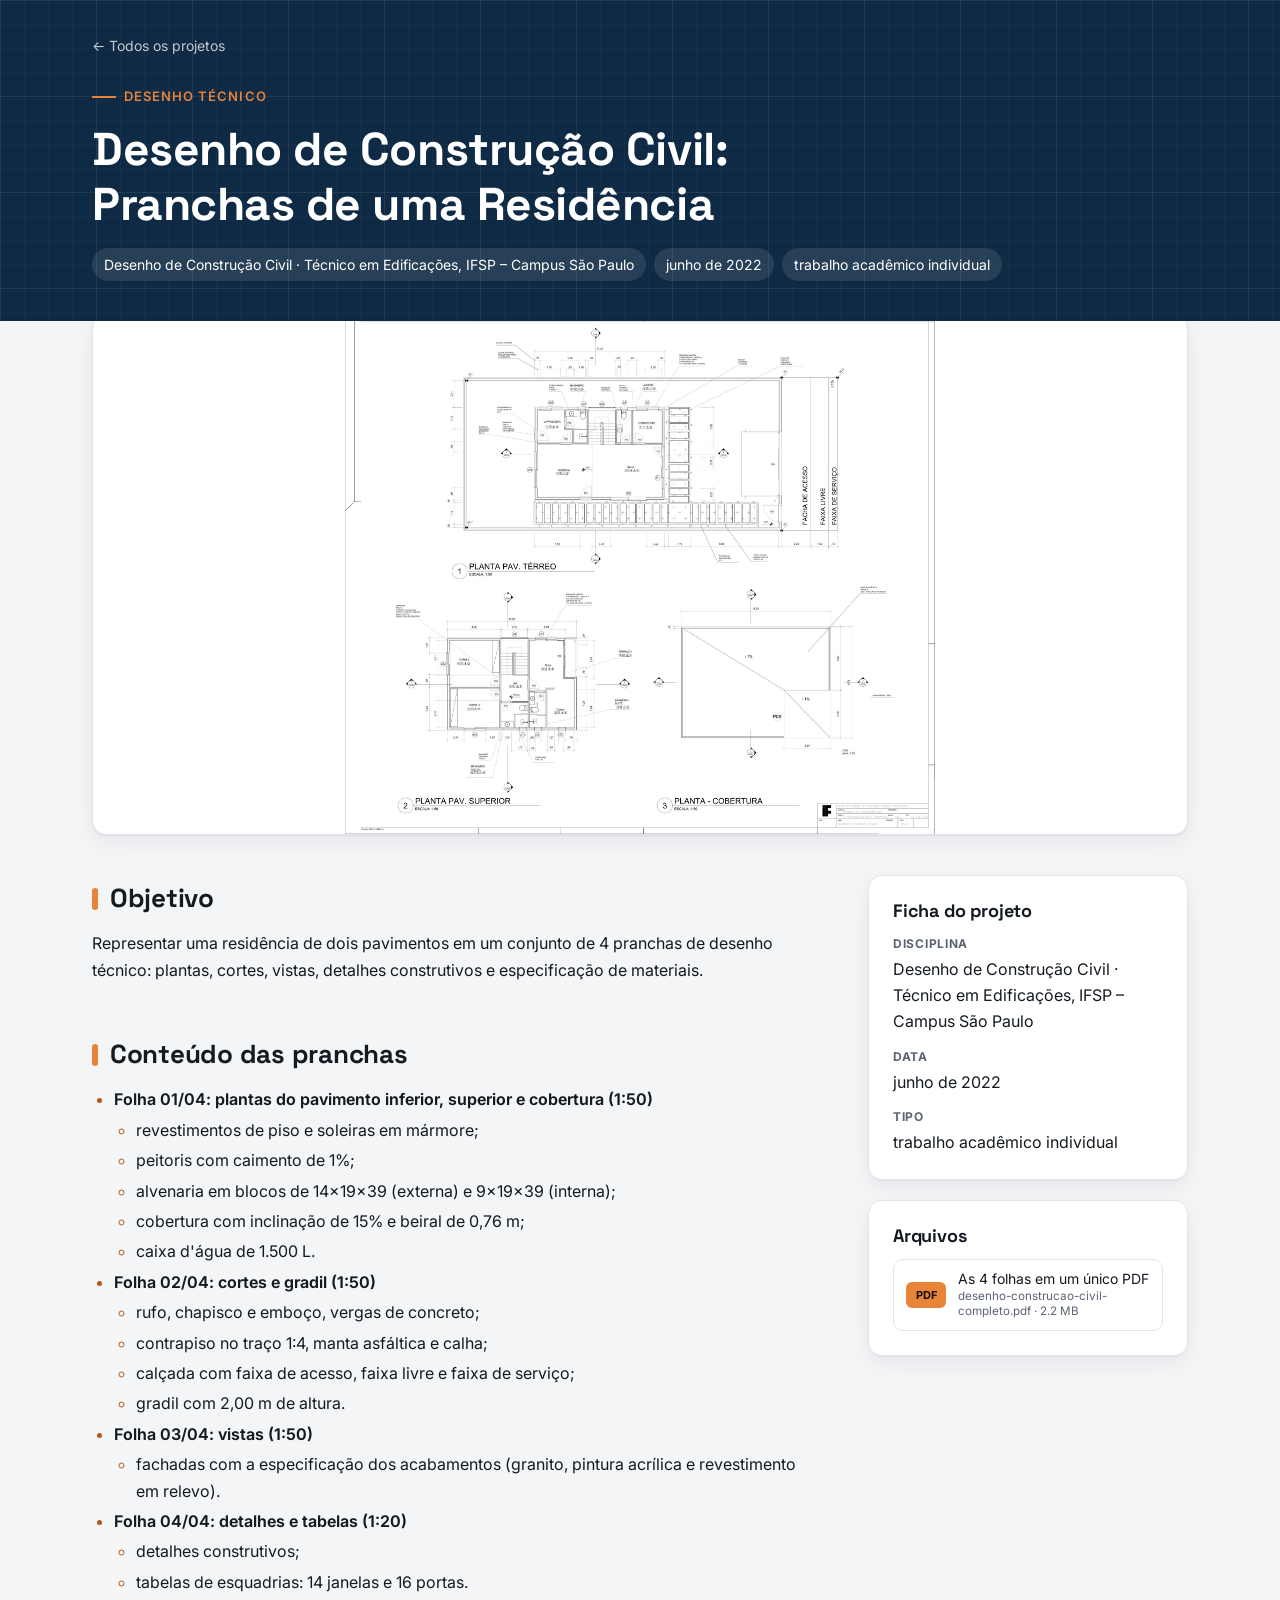
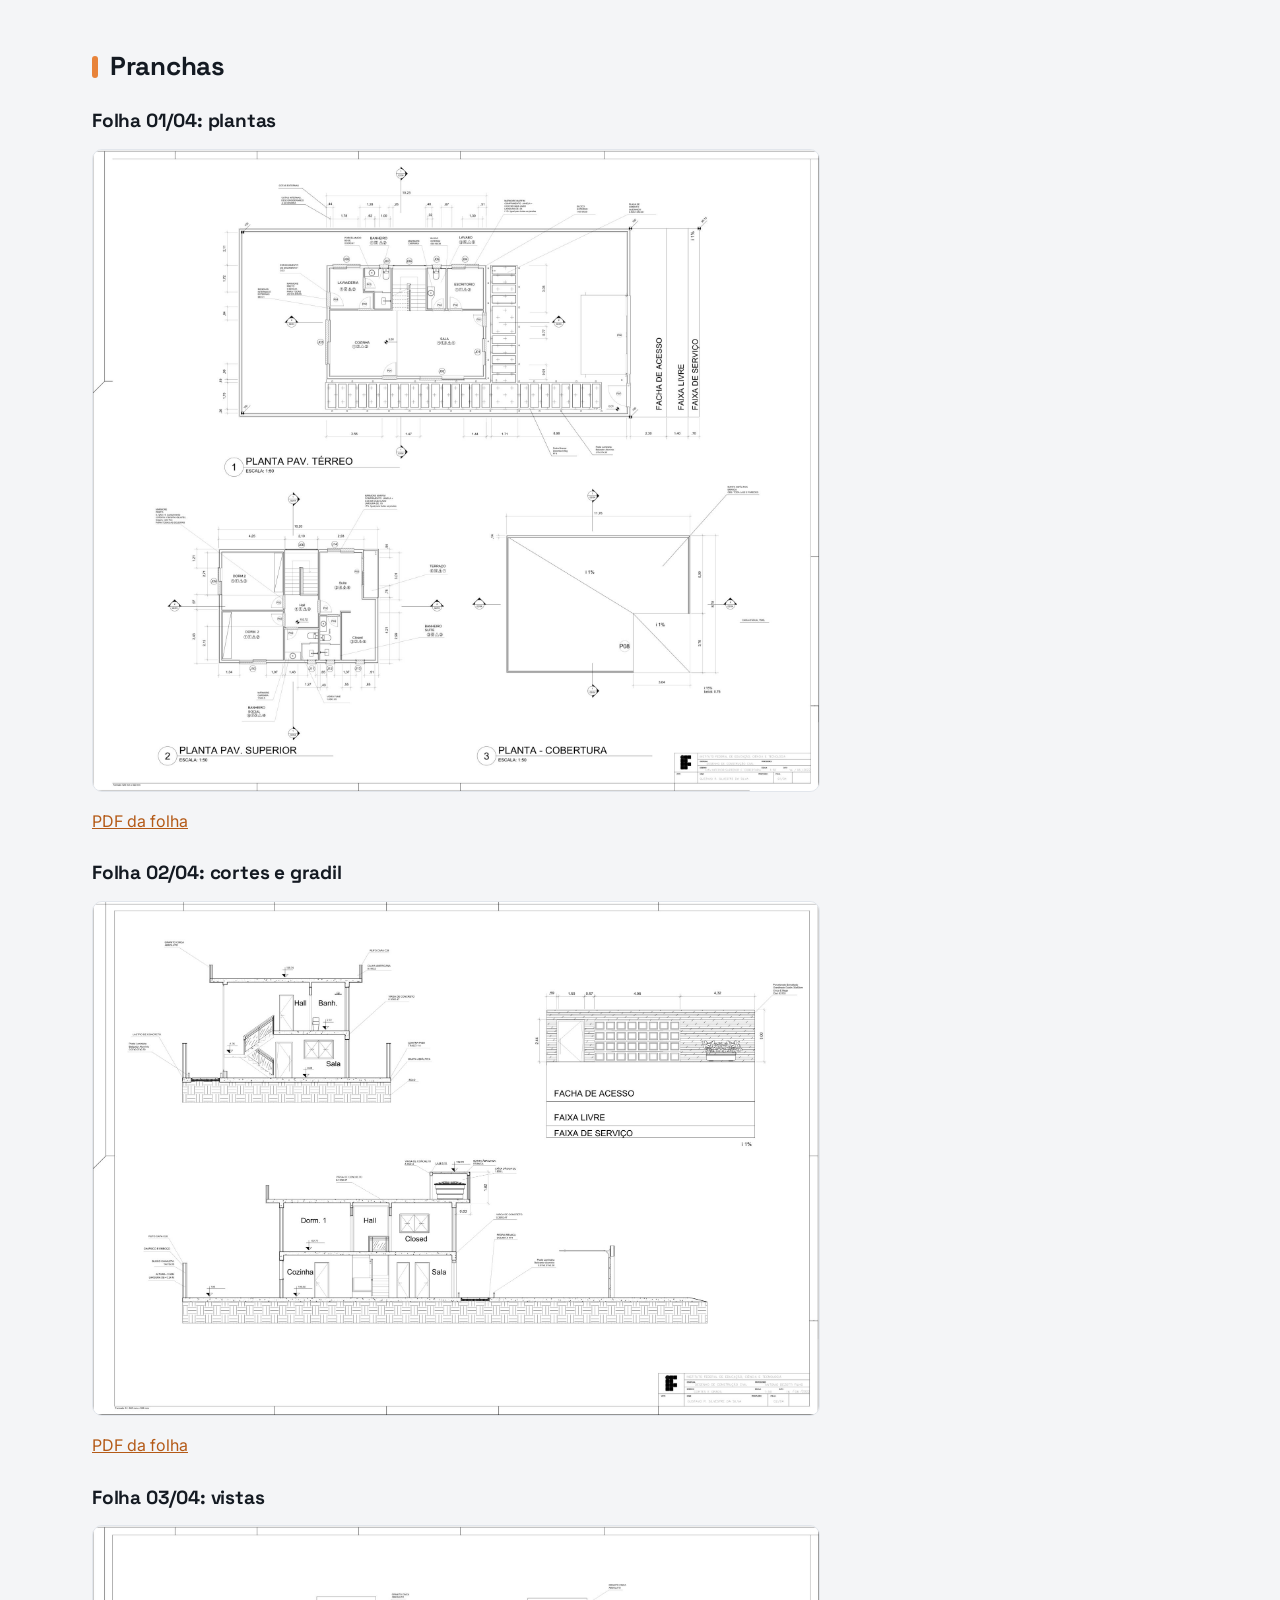
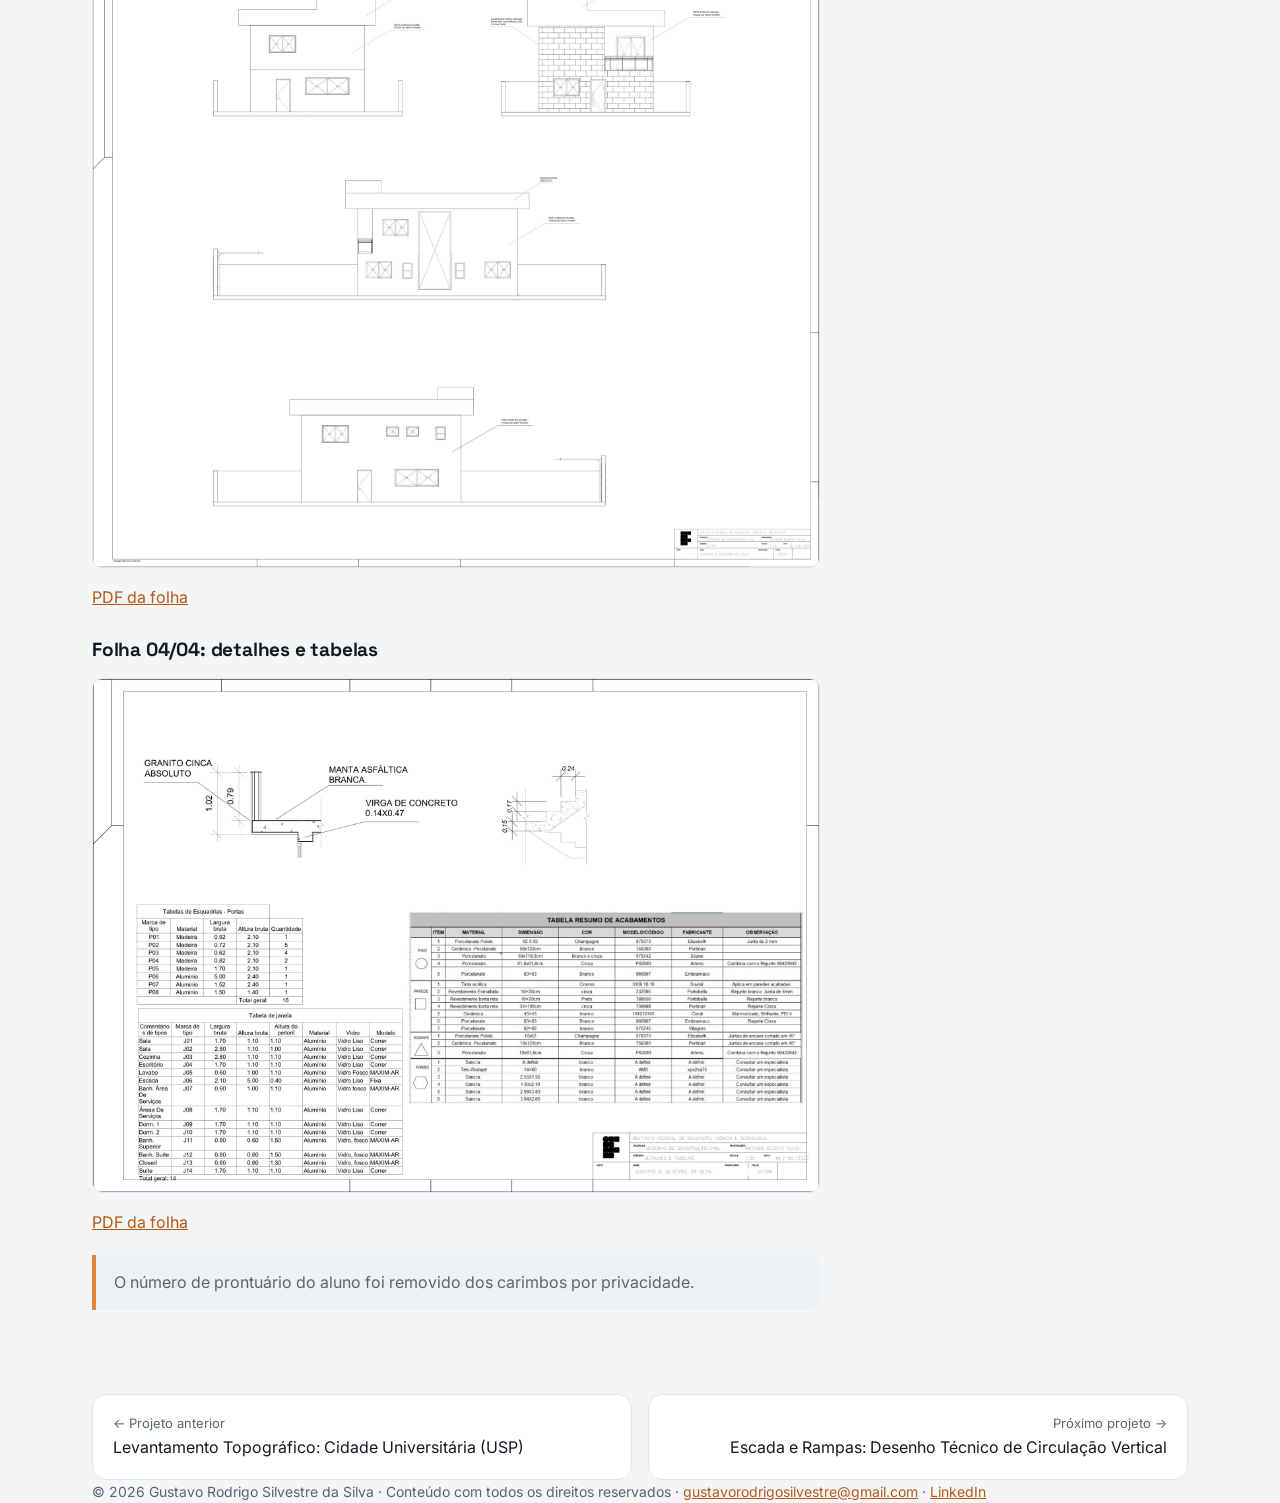
<file: projetos/desenho-tecnico/desenho-construcao-civil-ifsp/index.html>
<!doctype html>
<html lang="pt-BR">
<head>
<meta charset="utf-8">
<meta name="viewport" content="width=device-width, initial-scale=1">
<title>Desenho de Construção Civil: Pranchas de uma Residência · Gustavo Silvestre</title>
<link rel="preconnect" href="https://fonts.googleapis.com">
<link rel="preconnect" href="https://fonts.gstatic.com" crossorigin>
<link href="https://fonts.googleapis.com/css2?family=Inter:wght@400;500;600;700&family=Space+Grotesk:wght@500;600;700&display=swap" rel="stylesheet">
<link rel="stylesheet" href="../../../assets/css/style.css?v=12">
</head>
<body>
<!-- Página gerada por tools/gerar_paginas.py a partir do README.md. Edite o README e rode o script. -->
<header class="hero project">
  <div class="wrap">
    <a class="crumb" href="../../../#projetos">← Todos os projetos</a>
    <p class="eyebrow" style="margin-top:28px">Desenho técnico</p>
    <h1>Desenho de Construção Civil: Pranchas de uma Residência</h1>
    <ul class="chips"><li>Desenho de Construção Civil · Técnico em Edificações, IFSP – Campus São Paulo</li><li>junho de 2022</li><li>trabalho acadêmico individual</li></ul>
  </div>
</header>
<div class="wrap cover"><figure><img src="pranchas/01-plantas-inferior-superior-cobertura.jpg" alt="Plantas do pavimento inferior, superior e cobertura"></figure></div>
<main class="wrap">
  <div class="layout">
    <article class="prose"><h2>Objetivo</h2>
<p>Representar uma residência de dois pavimentos em um conjunto de 4 pranchas de desenho técnico: plantas, cortes, vistas, detalhes construtivos e especificação de materiais.</p>
<h2>Conteúdo das pranchas</h2>
<ul>
<li><strong>Folha 01/04: plantas do pavimento inferior, superior e cobertura (1:50)</strong><ul>
<li>revestimentos de piso e soleiras em mármore;</li>
<li>peitoris com caimento de 1%;</li>
<li>alvenaria em blocos de 14×19×39 (externa) e 9×19×39 (interna);</li>
<li>cobertura com inclinação de 15% e beiral de 0,76 m;</li>
<li>caixa d'água de 1.500 L.</li>
</ul>
</li>
<li><strong>Folha 02/04: cortes e gradil (1:50)</strong><ul>
<li>rufo, chapisco e emboço, vergas de concreto;</li>
<li>contrapiso no traço 1:4, manta asfáltica e calha;</li>
<li>calçada com faixa de acesso, faixa livre e faixa de serviço;</li>
<li>gradil com 2,00 m de altura.</li>
</ul>
</li>
<li><strong>Folha 03/04: vistas (1:50)</strong><ul>
<li>fachadas com a especificação dos acabamentos (granito, pintura acrílica e revestimento em relevo).</li>
</ul>
</li>
<li><strong>Folha 04/04: detalhes e tabelas (1:20)</strong><ul>
<li>detalhes construtivos;</li>
<li>tabelas de esquadrias: 14 janelas e 16 portas.</li>
</ul>
</li>
</ul>
<h2>Pranchas</h2>
<h3>Folha 01/04: plantas</h3>
<p><img alt="Plantas" src="pranchas/01-plantas-inferior-superior-cobertura.jpg" /></p>
<p><a href="docs/01-plantas-inferior-superior-cobertura.pdf">PDF da folha</a></p>
<h3>Folha 02/04: cortes e gradil</h3>
<p><img alt="Cortes e gradil" src="pranchas/02-cortes-e-gradil.jpg" /></p>
<p><a href="docs/02-cortes-e-gradil.pdf">PDF da folha</a></p>
<h3>Folha 03/04: vistas</h3>
<p><img alt="Vistas" src="pranchas/03-vistas.jpg" /></p>
<p><a href="docs/03-vistas.pdf">PDF da folha</a></p>
<h3>Folha 04/04: detalhes e tabelas</h3>
<p><img alt="Detalhes e tabelas" src="pranchas/04-detalhes-e-tabelas.jpg" /></p>
<p><a href="docs/04-detalhes-e-tabelas.pdf">PDF da folha</a></p>
<blockquote>
<p>O número de prontuário do aluno foi removido dos carimbos por privacidade.</p>
</blockquote></article>
    <aside class="aside">
      <div class="panel"><h3>Ficha do projeto</h3><dl class="facts"><div><dt>Disciplina</dt><dd>Desenho de Construção Civil · Técnico em Edificações, IFSP – Campus São Paulo</dd></div><div><dt>Data</dt><dd>junho de 2022</dd></div><div><dt>Tipo</dt><dd>trabalho acadêmico individual</dd></div></dl></div>
      <div class="panel"><h3>Arquivos</h3><ul class="files"><li><a href="docs/desenho-construcao-civil-completo.pdf" download><span class="ext">PDF</span><span class="name">As 4 folhas em um único PDF<small>desenho-construcao-civil-completo.pdf · 2.2 MB</small></span></a></li></ul></div>
    </aside>
  </div>
  <nav class="pager"><a class="prev" href="../../../projetos/topografia/levantamento-topografico-poli-usp/"><small>← Projeto anterior</small>Levantamento Topográfico: Cidade Universitária (USP)</a><a class="next" href="../../../projetos/desenho-tecnico/escada-e-rampas-ifsp/"><small>Próximo projeto →</small>Escada e Rampas: Desenho Técnico de Circulação Vertical</a></nav>
</main>
<footer class="wrap">© 2026 Gustavo Rodrigo Silvestre da Silva · Conteúdo com todos os direitos reservados · <a href="mailto:gustavorodrigosilvestre@gmail.com">gustavorodrigosilvestre@gmail.com</a> · <a href="https://www.linkedin.com/in/gustavo-silvestre-0649b1244" target="_blank" rel="noopener">LinkedIn</a></footer>
<div class="lightbox" role="dialog" aria-label="Imagem ampliada"><button type="button" aria-label="Fechar">×</button><img alt=""></div>
<script src="../../../assets/js/site.js?v=12"></script>
</body>
</html>
</file>
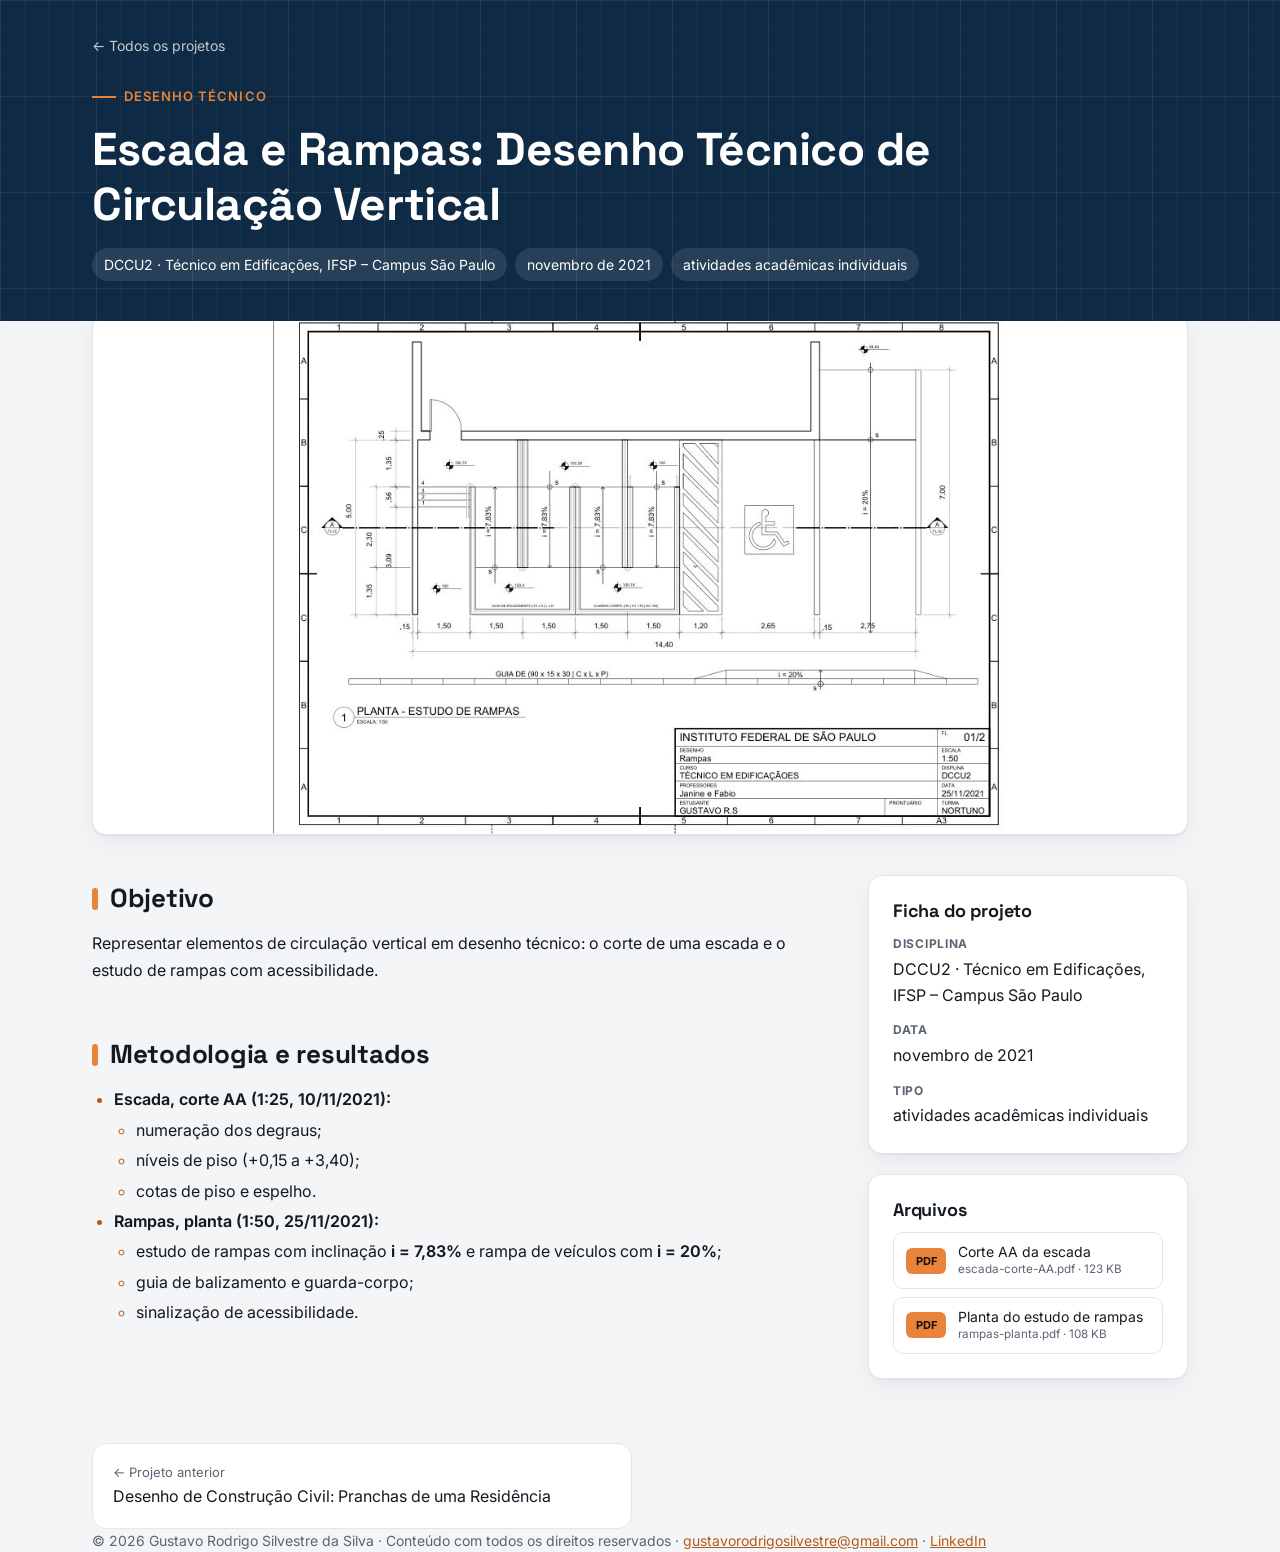
<file: projetos/desenho-tecnico/escada-e-rampas-ifsp/index.html>
<!doctype html>
<html lang="pt-BR">
<head>
<meta charset="utf-8">
<meta name="viewport" content="width=device-width, initial-scale=1">
<title>Escada e Rampas: Desenho Técnico de Circulação Vertical · Gustavo Silvestre</title>
<link rel="preconnect" href="https://fonts.googleapis.com">
<link rel="preconnect" href="https://fonts.gstatic.com" crossorigin>
<link href="https://fonts.googleapis.com/css2?family=Inter:wght@400;500;600;700&family=Space+Grotesk:wght@500;600;700&display=swap" rel="stylesheet">
<link rel="stylesheet" href="../../../assets/css/style.css?v=12">
</head>
<body>
<!-- Página gerada por tools/gerar_paginas.py a partir do README.md. Edite o README e rode o script. -->
<header class="hero project">
  <div class="wrap">
    <a class="crumb" href="../../../#projetos">← Todos os projetos</a>
    <p class="eyebrow" style="margin-top:28px">Desenho técnico</p>
    <h1>Escada e Rampas: Desenho Técnico de Circulação Vertical</h1>
    <ul class="chips"><li>DCCU2 · Técnico em Edificações, IFSP – Campus São Paulo</li><li>novembro de 2021</li><li>atividades acadêmicas individuais</li></ul>
  </div>
</header>
<div class="wrap cover"><figure><img src="../../../assets/img/rampas.jpg" alt="Estudo de rampas"></figure></div>
<main class="wrap">
  <div class="layout">
    <article class="prose"><h2>Objetivo</h2>
<p>Representar elementos de circulação vertical em desenho técnico: o corte de uma escada e o estudo de rampas com acessibilidade.</p>
<h2>Metodologia e resultados</h2>
<ul>
<li><strong>Escada, corte AA (1:25, 10/11/2021):</strong><ul>
<li>numeração dos degraus;</li>
<li>níveis de piso (+0,15 a +3,40);</li>
<li>cotas de piso e espelho.</li>
</ul>
</li>
<li><strong>Rampas, planta (1:50, 25/11/2021):</strong><ul>
<li>estudo de rampas com inclinação <strong>i = 7,83%</strong> e rampa de veículos com <strong>i = 20%</strong>;</li>
<li>guia de balizamento e guarda-corpo;</li>
<li>sinalização de acessibilidade.</li>
</ul>
</li>
</ul></article>
    <aside class="aside">
      <div class="panel"><h3>Ficha do projeto</h3><dl class="facts"><div><dt>Disciplina</dt><dd>DCCU2 · Técnico em Edificações, IFSP – Campus São Paulo</dd></div><div><dt>Data</dt><dd>novembro de 2021</dd></div><div><dt>Tipo</dt><dd>atividades acadêmicas individuais</dd></div></dl></div>
      <div class="panel"><h3>Arquivos</h3><ul class="files"><li><a href="docs/escada-corte-AA.pdf" download><span class="ext">PDF</span><span class="name">Corte AA da escada<small>escada-corte-AA.pdf · 123 KB</small></span></a></li><li><a href="docs/rampas-planta.pdf" download><span class="ext">PDF</span><span class="name">Planta do estudo de rampas<small>rampas-planta.pdf · 108 KB</small></span></a></li></ul></div>
    </aside>
  </div>
  <nav class="pager"><a class="prev" href="../../../projetos/desenho-tecnico/desenho-construcao-civil-ifsp/"><small>← Projeto anterior</small>Desenho de Construção Civil: Pranchas de uma Residência</a><span></span></nav>
</main>
<footer class="wrap">© 2026 Gustavo Rodrigo Silvestre da Silva · Conteúdo com todos os direitos reservados · <a href="mailto:gustavorodrigosilvestre@gmail.com">gustavorodrigosilvestre@gmail.com</a> · <a href="https://www.linkedin.com/in/gustavo-silvestre-0649b1244" target="_blank" rel="noopener">LinkedIn</a></footer>
<div class="lightbox" role="dialog" aria-label="Imagem ampliada"><button type="button" aria-label="Fechar">×</button><img alt=""></div>
<script src="../../../assets/js/site.js?v=12"></script>
</body>
</html>
</file>
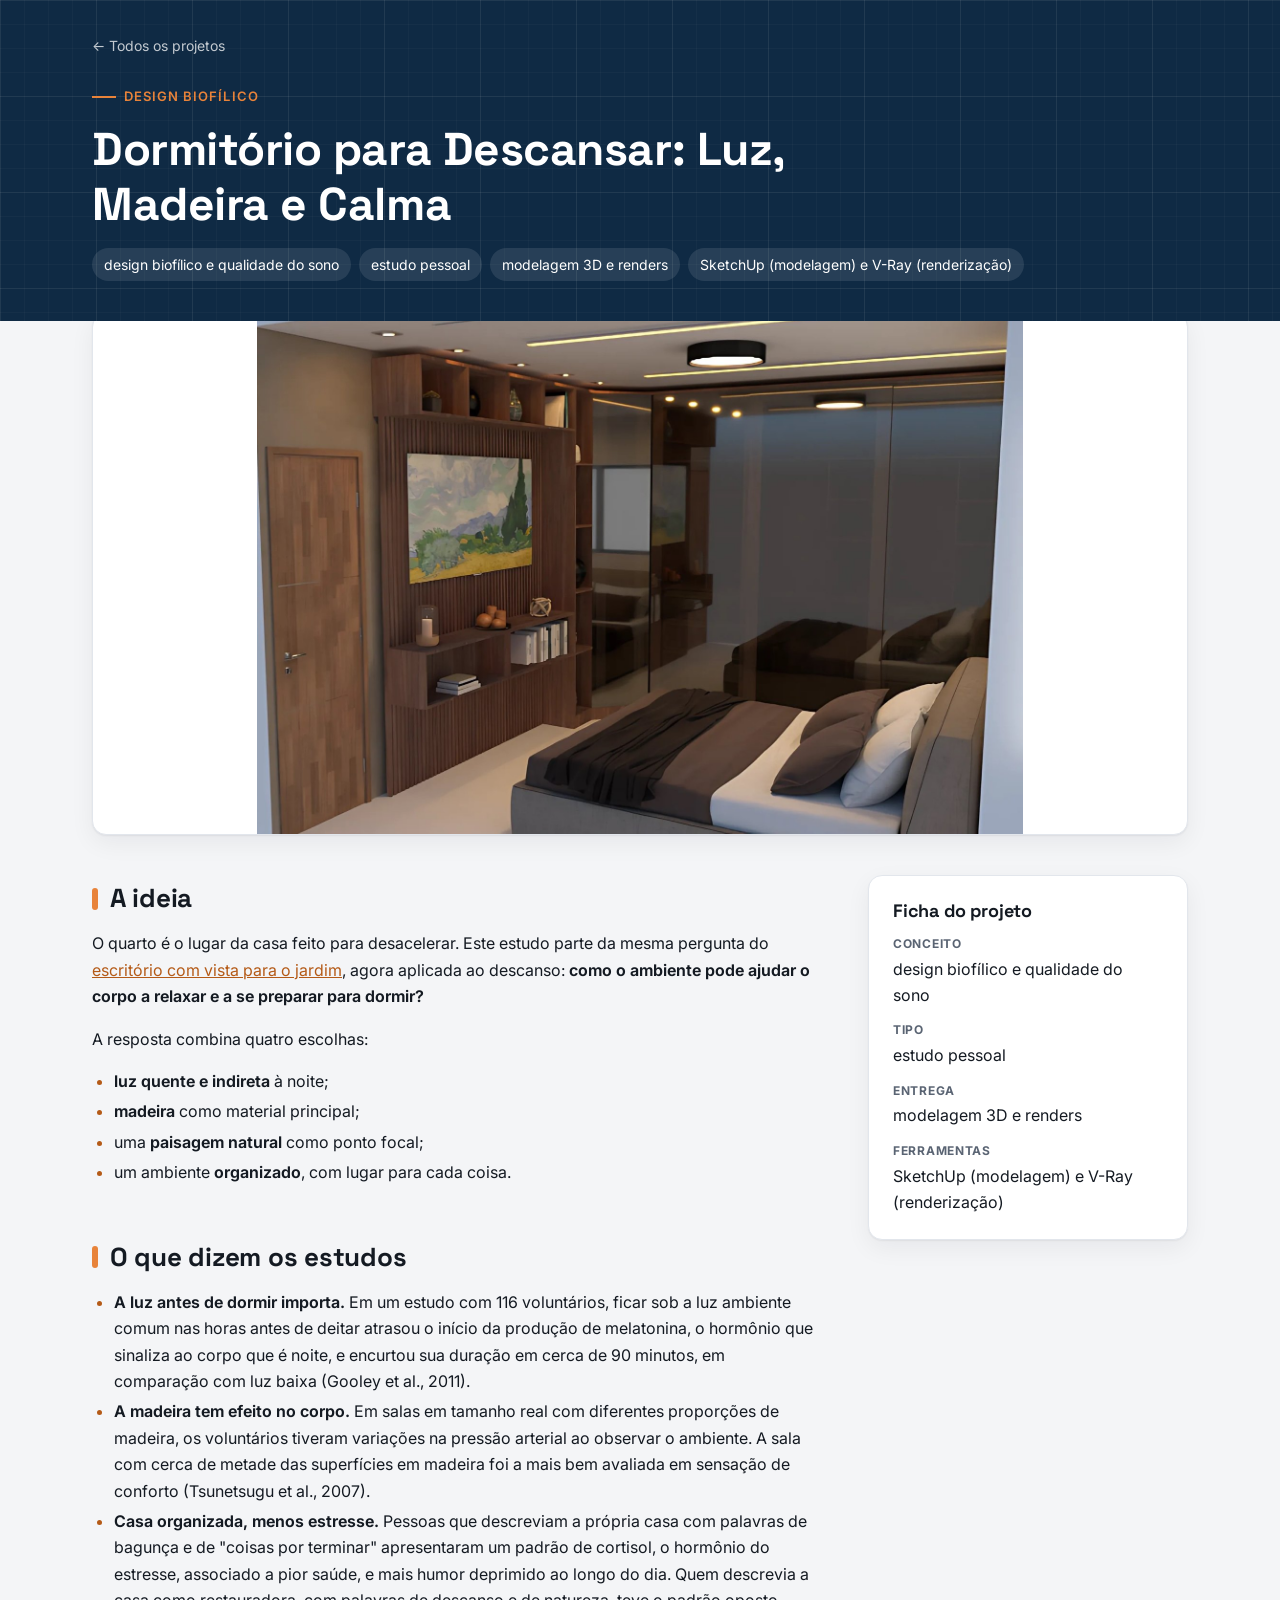
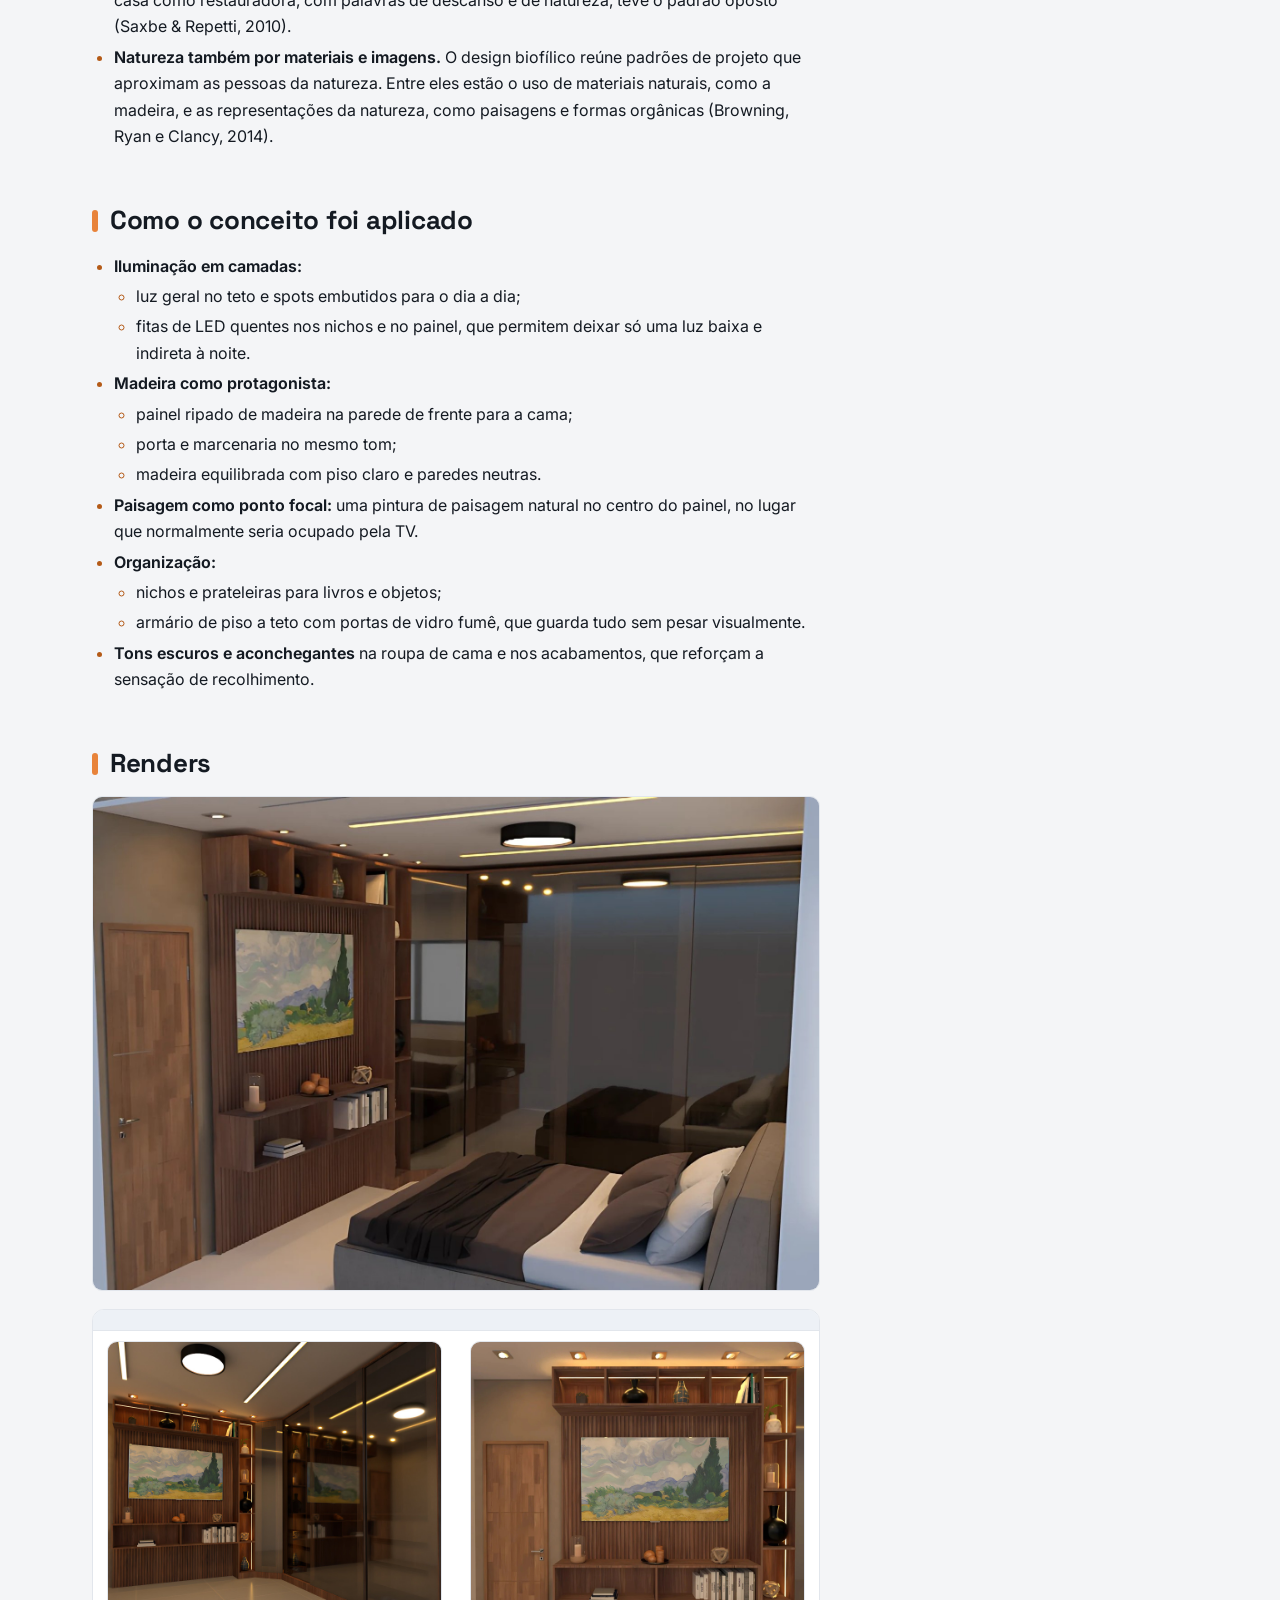
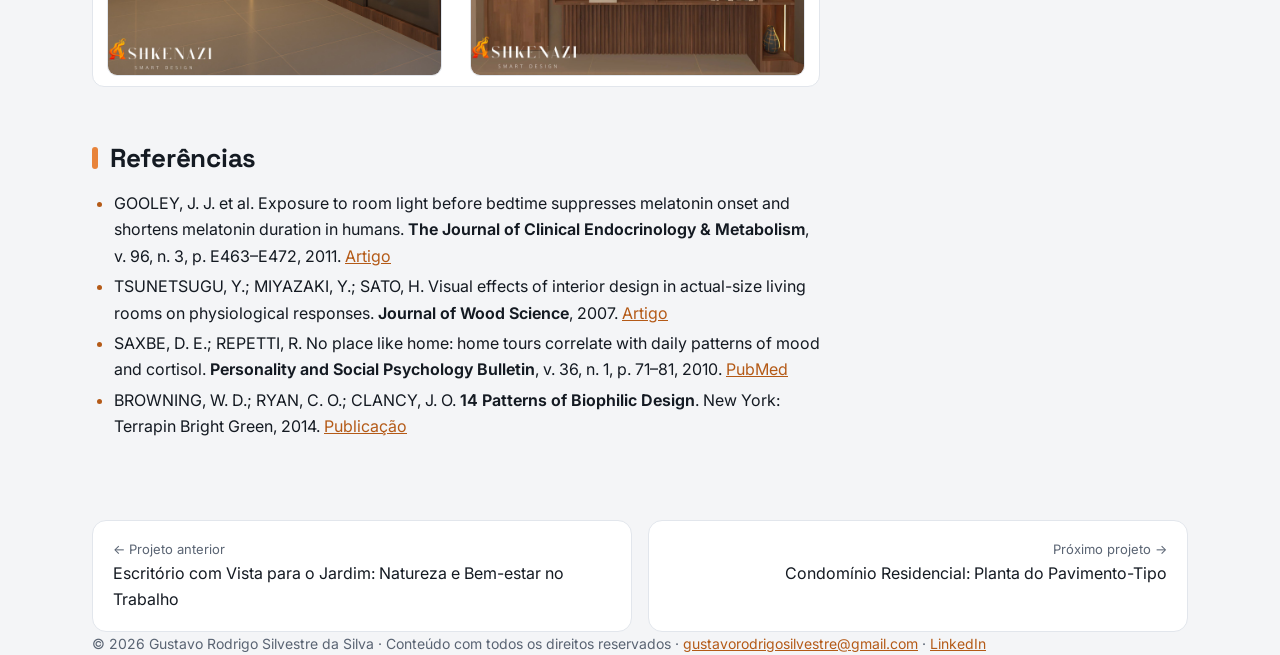
<file: projetos/design-biofilico/dormitorio-para-descansar/index.html>
<!doctype html>
<html lang="pt-BR">
<head>
<meta charset="utf-8">
<meta name="viewport" content="width=device-width, initial-scale=1">
<title>Dormitório para Descansar: Luz, Madeira e Calma · Gustavo Silvestre</title>
<link rel="preconnect" href="https://fonts.googleapis.com">
<link rel="preconnect" href="https://fonts.gstatic.com" crossorigin>
<link href="https://fonts.googleapis.com/css2?family=Inter:wght@400;500;600;700&family=Space+Grotesk:wght@500;600;700&display=swap" rel="stylesheet">
<link rel="stylesheet" href="../../../assets/css/style.css?v=12">
</head>
<body>
<!-- Página gerada por tools/gerar_paginas.py a partir do README.md. Edite o README e rode o script. -->
<header class="hero project">
  <div class="wrap">
    <a class="crumb" href="../../../#projetos">← Todos os projetos</a>
    <p class="eyebrow" style="margin-top:28px">Design biofílico</p>
    <h1>Dormitório para Descansar: Luz, Madeira e Calma</h1>
    <ul class="chips"><li>design biofílico e qualidade do sono</li><li>estudo pessoal</li><li>modelagem 3D e renders</li><li>SketchUp (modelagem) e V-Ray (renderização)</li></ul>
  </div>
</header>
<div class="wrap cover"><figure><img src="imagens/render-1.jpg" alt="Dormitório com painel de madeira e iluminação indireta"></figure></div>
<main class="wrap">
  <div class="layout">
    <article class="prose"><h2>A ideia</h2>
<p>O quarto é o lugar da casa feito para desacelerar. Este estudo parte da mesma pergunta do <a href="../escritorio-com-vista-para-jardim/">escritório com vista para o jardim</a>, agora aplicada ao descanso: <strong>como o ambiente pode ajudar o corpo a relaxar e a se preparar para dormir?</strong></p>
<p>A resposta combina quatro escolhas:</p>
<ul>
<li><strong>luz quente e indireta</strong> à noite;</li>
<li><strong>madeira</strong> como material principal;</li>
<li>uma <strong>paisagem natural</strong> como ponto focal;</li>
<li>um ambiente <strong>organizado</strong>, com lugar para cada coisa.</li>
</ul>
<h2>O que dizem os estudos</h2>
<ul>
<li><strong>A luz antes de dormir importa.</strong> Em um estudo com 116 voluntários, ficar sob a luz ambiente comum nas horas antes de deitar atrasou o início da produção de melatonina, o hormônio que sinaliza ao corpo que é noite, e encurtou sua duração em cerca de 90 minutos, em comparação com luz baixa (Gooley et al., 2011).</li>
<li><strong>A madeira tem efeito no corpo.</strong> Em salas em tamanho real com diferentes proporções de madeira, os voluntários tiveram variações na pressão arterial ao observar o ambiente. A sala com cerca de metade das superfícies em madeira foi a mais bem avaliada em sensação de conforto (Tsunetsugu et al., 2007).</li>
<li><strong>Casa organizada, menos estresse.</strong> Pessoas que descreviam a própria casa com palavras de bagunça e de "coisas por terminar" apresentaram um padrão de cortisol, o hormônio do estresse, associado a pior saúde, e mais humor deprimido ao longo do dia. Quem descrevia a casa como restauradora, com palavras de descanso e de natureza, teve o padrão oposto (Saxbe &amp; Repetti, 2010).</li>
<li><strong>Natureza também por materiais e imagens.</strong> O design biofílico reúne padrões de projeto que aproximam as pessoas da natureza. Entre eles estão o uso de materiais naturais, como a madeira, e as representações da natureza, como paisagens e formas orgânicas (Browning, Ryan e Clancy, 2014).</li>
</ul>
<h2>Como o conceito foi aplicado</h2>
<ul>
<li><strong>Iluminação em camadas:</strong><ul>
<li>luz geral no teto e spots embutidos para o dia a dia;</li>
<li>fitas de LED quentes nos nichos e no painel, que permitem deixar só uma luz baixa e indireta à noite.</li>
</ul>
</li>
<li><strong>Madeira como protagonista:</strong><ul>
<li>painel ripado de madeira na parede de frente para a cama;</li>
<li>porta e marcenaria no mesmo tom;</li>
<li>madeira equilibrada com piso claro e paredes neutras.</li>
</ul>
</li>
<li><strong>Paisagem como ponto focal:</strong> uma pintura de paisagem natural no centro do painel, no lugar que normalmente seria ocupado pela TV.</li>
<li><strong>Organização:</strong><ul>
<li>nichos e prateleiras para livros e objetos;</li>
<li>armário de piso a teto com portas de vidro fumê, que guarda tudo sem pesar visualmente.</li>
</ul>
</li>
<li><strong>Tons escuros e aconchegantes</strong> na roupa de cama e nos acabamentos, que reforçam a sensação de recolhimento.</li>
</ul>
<h2>Renders</h2>
<p><img alt="Vista do dormitório com a cama e o painel" src="imagens/render-1.jpg" /></p>
<div class="table"><table>
<thead>
<tr>
<th></th>
<th></th>
</tr>
</thead>
<tbody>
<tr>
<td><img alt="Painel ripado e armário com portas de vidro fumê" src="imagens/render-2.jpg" /></td>
<td><img alt="Painel de madeira com nichos iluminados" src="imagens/render-3.jpg" /></td>
</tr>
</tbody>
</table></div>
<h2>Referências</h2>
<ul>
<li>GOOLEY, J. J. et al. Exposure to room light before bedtime suppresses melatonin onset and shortens melatonin duration in humans. <strong>The Journal of Clinical Endocrinology &amp; Metabolism</strong>, v. 96, n. 3, p. E463–E472, 2011. <a href="https://academic.oup.com/jcem/article/96/3/E463/2833657">Artigo</a></li>
<li>TSUNETSUGU, Y.; MIYAZAKI, Y.; SATO, H. Visual effects of interior design in actual-size living rooms on physiological responses. <strong>Journal of Wood Science</strong>, 2007. <a href="https://jwoodscience.springeropen.com/articles/10.1007/s10086-006-0812-5">Artigo</a></li>
<li>SAXBE, D. E.; REPETTI, R. No place like home: home tours correlate with daily patterns of mood and cortisol. <strong>Personality and Social Psychology Bulletin</strong>, v. 36, n. 1, p. 71–81, 2010. <a href="https://pubmed.ncbi.nlm.nih.gov/19934011/">PubMed</a></li>
<li>BROWNING, W. D.; RYAN, C. O.; CLANCY, J. O. <strong>14 Patterns of Biophilic Design</strong>. New York: Terrapin Bright Green, 2014. <a href="https://www.terrapinbrightgreen.com/blog/2014/09/release-of-14-patterns/">Publicação</a></li>
</ul></article>
    <aside class="aside">
      <div class="panel"><h3>Ficha do projeto</h3><dl class="facts"><div><dt>Conceito</dt><dd>design biofílico e qualidade do sono</dd></div><div><dt>Tipo</dt><dd>estudo pessoal</dd></div><div><dt>Entrega</dt><dd>modelagem 3D e renders</dd></div><div><dt>Ferramentas</dt><dd>SketchUp (modelagem) e V-Ray (renderização)</dd></div></dl></div>
      
    </aside>
  </div>
  <nav class="pager"><a class="prev" href="../../../projetos/design-biofilico/escritorio-com-vista-para-jardim/"><small>← Projeto anterior</small>Escritório com Vista para o Jardim: Natureza e Bem-estar no Trabalho</a><a class="next" href="../../../projetos/arquitetura/condominio-residencial/"><small>Próximo projeto →</small>Condomínio Residencial: Planta do Pavimento-Tipo</a></nav>
</main>
<footer class="wrap">© 2026 Gustavo Rodrigo Silvestre da Silva · Conteúdo com todos os direitos reservados · <a href="mailto:gustavorodrigosilvestre@gmail.com">gustavorodrigosilvestre@gmail.com</a> · <a href="https://www.linkedin.com/in/gustavo-silvestre-0649b1244" target="_blank" rel="noopener">LinkedIn</a></footer>
<div class="lightbox" role="dialog" aria-label="Imagem ampliada"><button type="button" aria-label="Fechar">×</button><img alt=""></div>
<script src="../../../assets/js/site.js?v=12"></script>
</body>
</html>
</file>
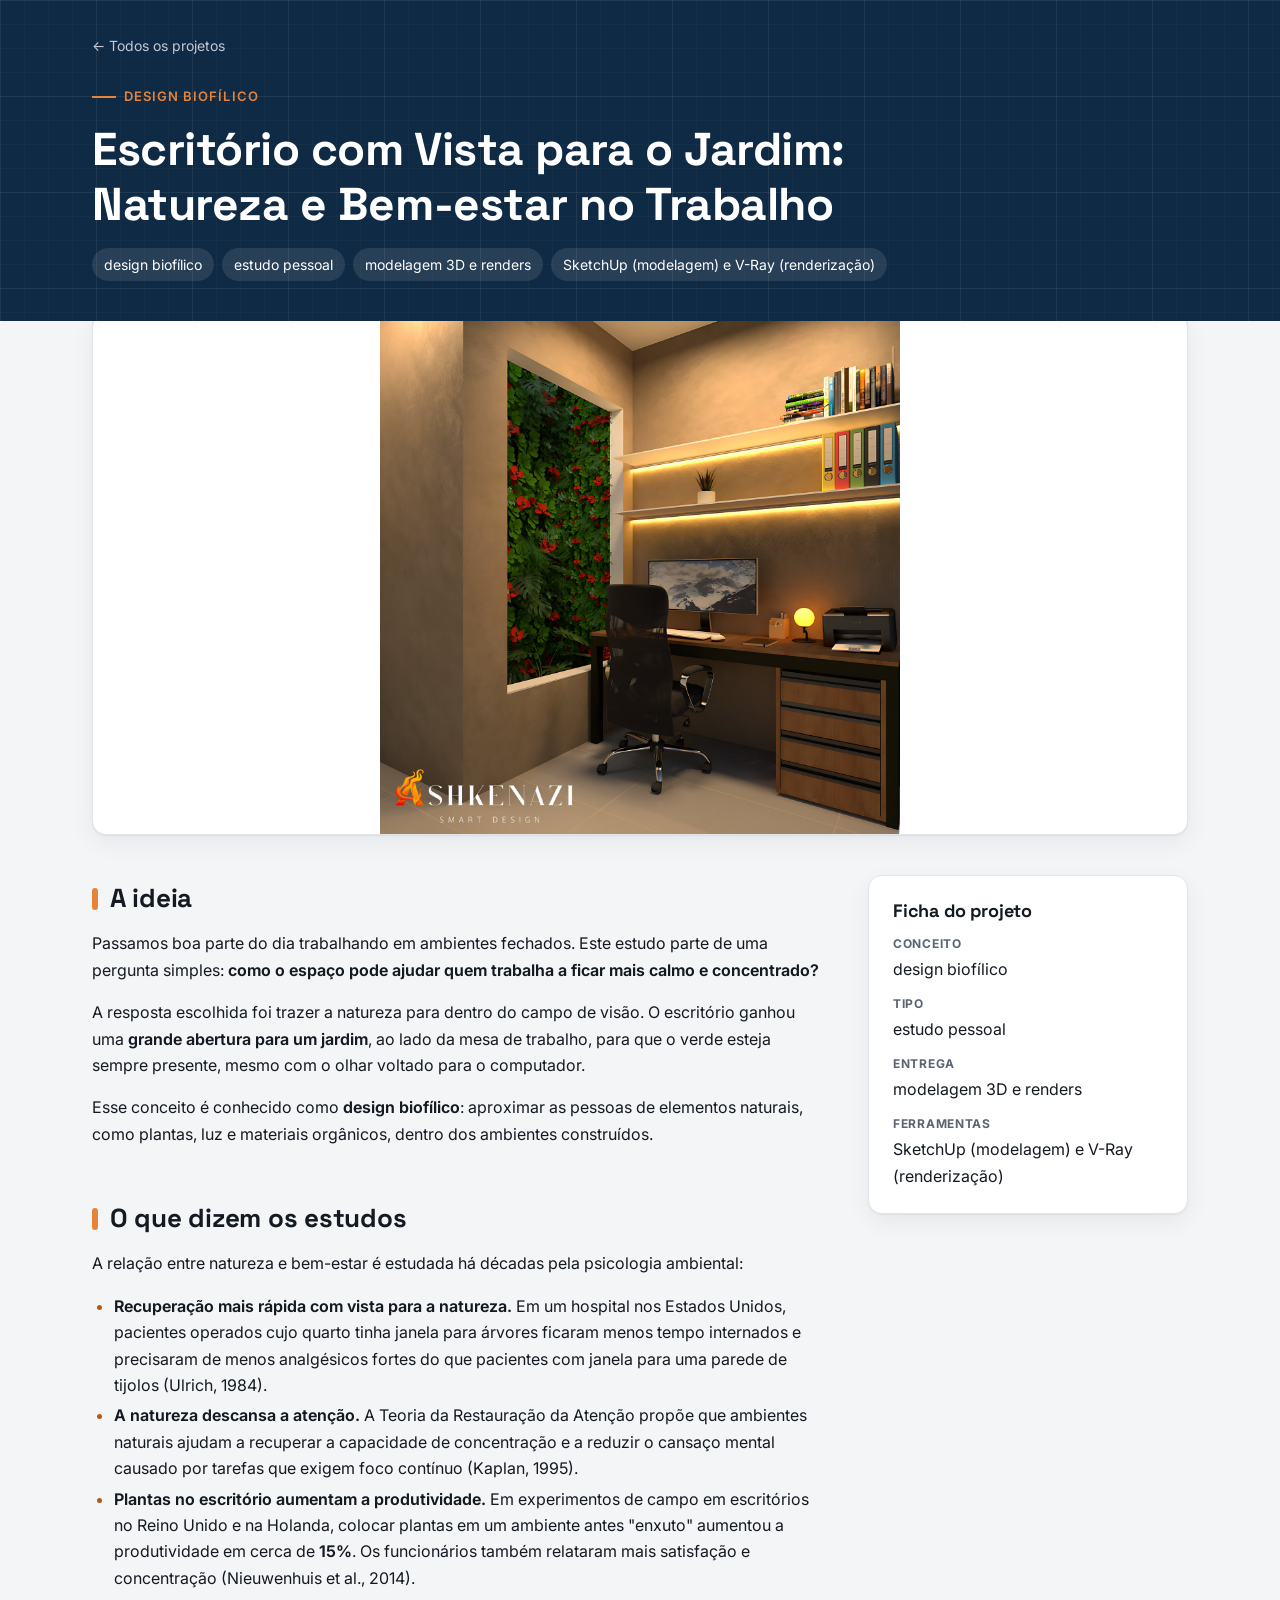
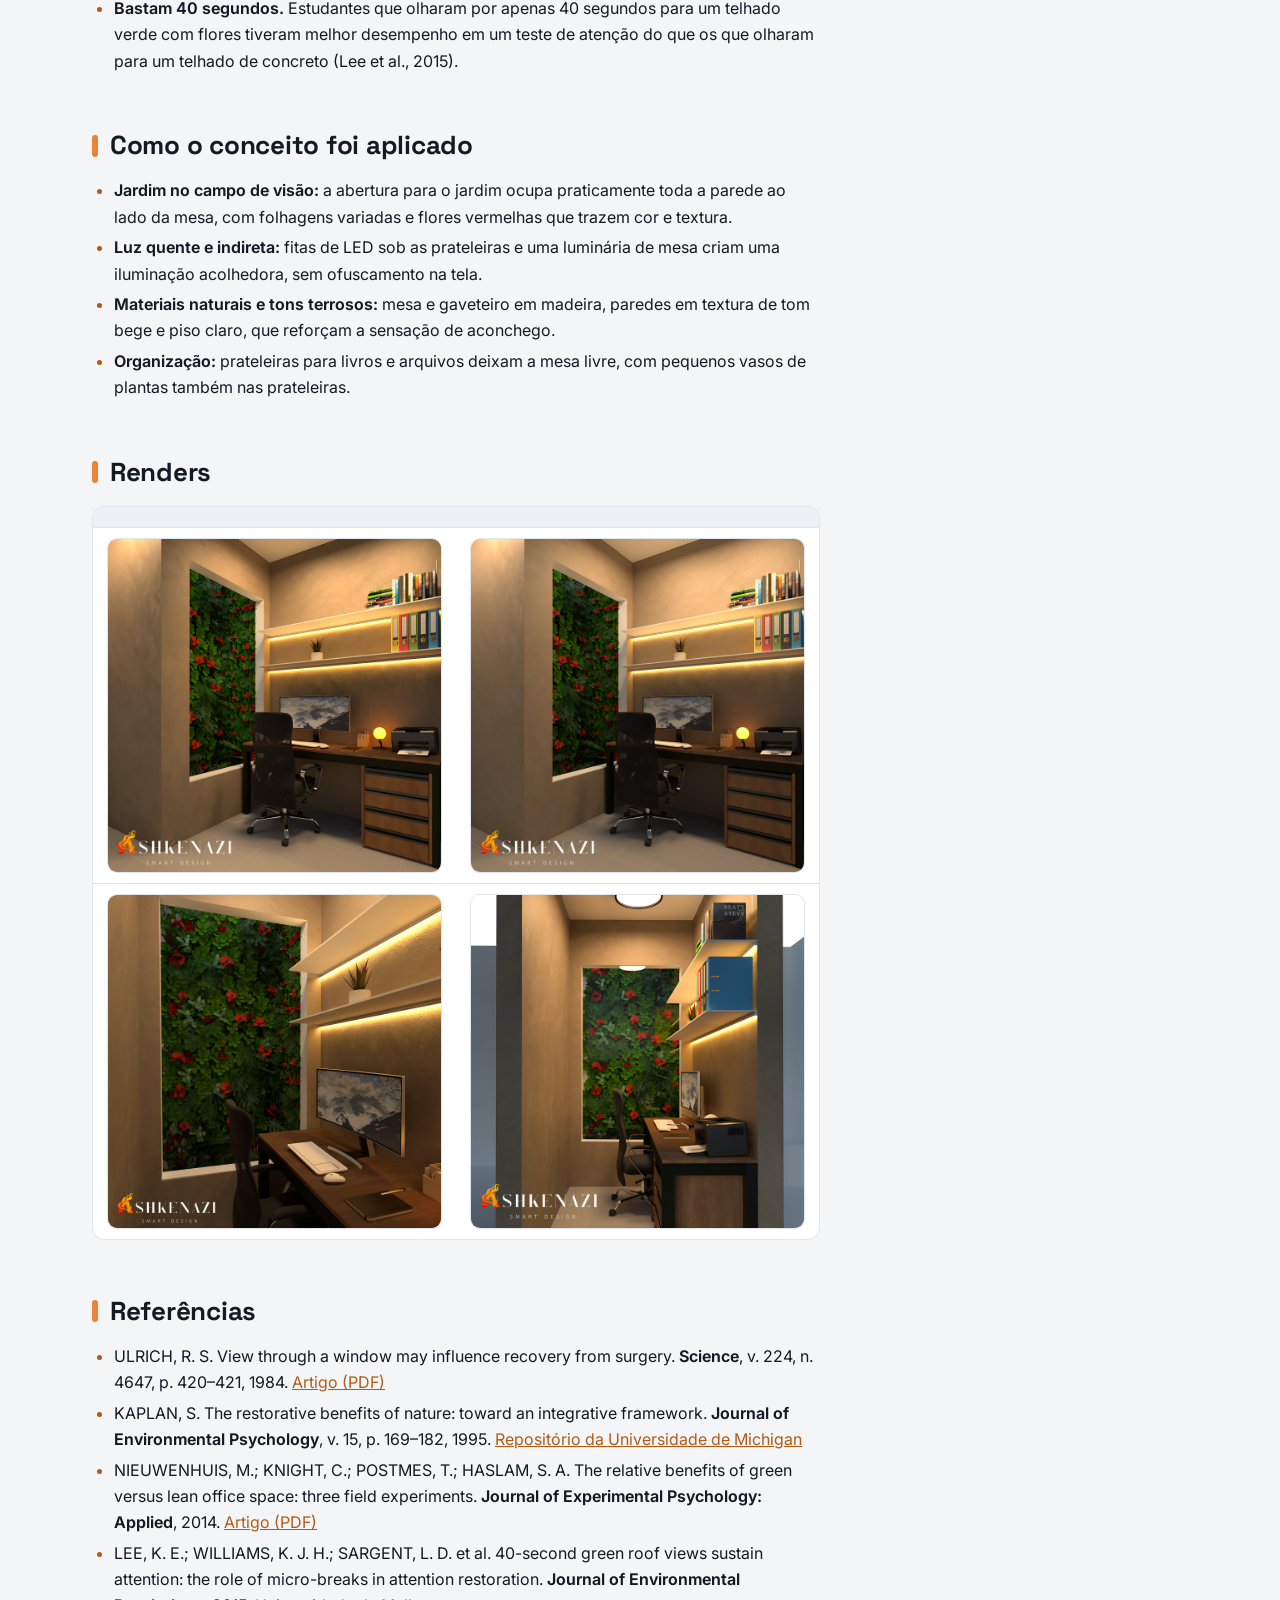
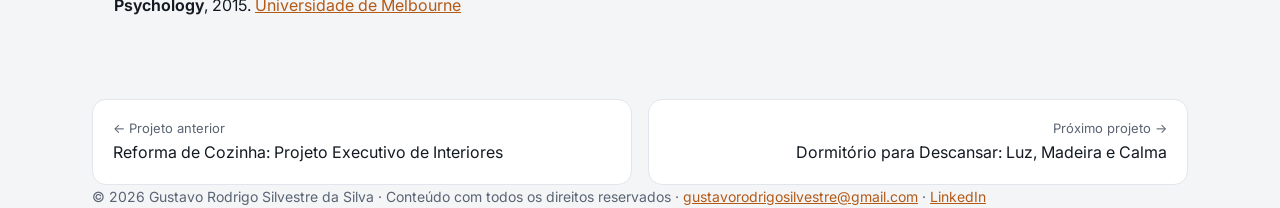
<file: projetos/design-biofilico/escritorio-com-vista-para-jardim/index.html>
<!doctype html>
<html lang="pt-BR">
<head>
<meta charset="utf-8">
<meta name="viewport" content="width=device-width, initial-scale=1">
<title>Escritório com Vista para o Jardim: Natureza e Bem-estar no Trabalho · Gustavo Silvestre</title>
<link rel="preconnect" href="https://fonts.googleapis.com">
<link rel="preconnect" href="https://fonts.gstatic.com" crossorigin>
<link href="https://fonts.googleapis.com/css2?family=Inter:wght@400;500;600;700&family=Space+Grotesk:wght@500;600;700&display=swap" rel="stylesheet">
<link rel="stylesheet" href="../../../assets/css/style.css?v=12">
</head>
<body>
<!-- Página gerada por tools/gerar_paginas.py a partir do README.md. Edite o README e rode o script. -->
<header class="hero project">
  <div class="wrap">
    <a class="crumb" href="../../../#projetos">← Todos os projetos</a>
    <p class="eyebrow" style="margin-top:28px">Design biofílico</p>
    <h1>Escritório com Vista para o Jardim: Natureza e Bem-estar no Trabalho</h1>
    <ul class="chips"><li>design biofílico</li><li>estudo pessoal</li><li>modelagem 3D e renders</li><li>SketchUp (modelagem) e V-Ray (renderização)</li></ul>
  </div>
</header>
<div class="wrap cover"><figure><img src="imagens/render-1.jpg" alt="Escritório com vista para o jardim"></figure></div>
<main class="wrap">
  <div class="layout">
    <article class="prose"><h2>A ideia</h2>
<p>Passamos boa parte do dia trabalhando em ambientes fechados. Este estudo parte de uma pergunta simples: <strong>como o espaço pode ajudar quem trabalha a ficar mais calmo e concentrado?</strong></p>
<p>A resposta escolhida foi trazer a natureza para dentro do campo de visão. O escritório ganhou uma <strong>grande abertura para um jardim</strong>, ao lado da mesa de trabalho, para que o verde esteja sempre presente, mesmo com o olhar voltado para o computador.</p>
<p>Esse conceito é conhecido como <strong>design biofílico</strong>: aproximar as pessoas de elementos naturais, como plantas, luz e materiais orgânicos, dentro dos ambientes construídos.</p>
<h2>O que dizem os estudos</h2>
<p>A relação entre natureza e bem-estar é estudada há décadas pela psicologia ambiental:</p>
<ul>
<li><strong>Recuperação mais rápida com vista para a natureza.</strong> Em um hospital nos Estados Unidos, pacientes operados cujo quarto tinha janela para árvores ficaram menos tempo internados e precisaram de menos analgésicos fortes do que pacientes com janela para uma parede de tijolos (Ulrich, 1984).</li>
<li><strong>A natureza descansa a atenção.</strong> A Teoria da Restauração da Atenção propõe que ambientes naturais ajudam a recuperar a capacidade de concentração e a reduzir o cansaço mental causado por tarefas que exigem foco contínuo (Kaplan, 1995).</li>
<li><strong>Plantas no escritório aumentam a produtividade.</strong> Em experimentos de campo em escritórios no Reino Unido e na Holanda, colocar plantas em um ambiente antes "enxuto" aumentou a produtividade em cerca de <strong>15%</strong>. Os funcionários também relataram mais satisfação e concentração (Nieuwenhuis et al., 2014).</li>
<li><strong>Bastam 40 segundos.</strong> Estudantes que olharam por apenas 40 segundos para um telhado verde com flores tiveram melhor desempenho em um teste de atenção do que os que olharam para um telhado de concreto (Lee et al., 2015).</li>
</ul>
<h2>Como o conceito foi aplicado</h2>
<ul>
<li><strong>Jardim no campo de visão:</strong> a abertura para o jardim ocupa praticamente toda a parede ao lado da mesa, com folhagens variadas e flores vermelhas que trazem cor e textura.</li>
<li><strong>Luz quente e indireta:</strong> fitas de LED sob as prateleiras e uma luminária de mesa criam uma iluminação acolhedora, sem ofuscamento na tela.</li>
<li><strong>Materiais naturais e tons terrosos:</strong> mesa e gaveteiro em madeira, paredes em textura de tom bege e piso claro, que reforçam a sensação de aconchego.</li>
<li><strong>Organização:</strong> prateleiras para livros e arquivos deixam a mesa livre, com pequenos vasos de plantas também nas prateleiras.</li>
</ul>
<h2>Renders</h2>
<div class="table"><table>
<thead>
<tr>
<th></th>
<th></th>
</tr>
</thead>
<tbody>
<tr>
<td><img alt="Vista geral do escritório" src="imagens/render-1.jpg" /></td>
<td><img alt="Mesa de trabalho com o jardim ao lado" src="imagens/render-2.jpg" /></td>
</tr>
<tr>
<td><img alt="Detalhe do jardim e da mesa" src="imagens/render-3.jpg" /></td>
<td><img alt="Vista da entrada do escritório" src="imagens/render-4.jpg" /></td>
</tr>
</tbody>
</table></div>
<h2>Referências</h2>
<ul>
<li>ULRICH, R. S. View through a window may influence recovery from surgery. <strong>Science</strong>, v. 224, n. 4647, p. 420–421, 1984. <a href="https://www.wrrc.arizona.edu/sites/default/files/ulrich-view%20through%20a%20window.pdf">Artigo (PDF)</a></li>
<li>KAPLAN, S. The restorative benefits of nature: toward an integrative framework. <strong>Journal of Environmental Psychology</strong>, v. 15, p. 169–182, 1995. <a href="https://deepblue.lib.umich.edu/handle/2027.42/150704">Repositório da Universidade de Michigan</a></li>
<li>NIEUWENHUIS, M.; KNIGHT, C.; POSTMES, T.; HASLAM, S. A. The relative benefits of green versus lean office space: three field experiments. <strong>Journal of Experimental Psychology: Applied</strong>, 2014. <a href="https://pure.rug.nl/ws/portalfiles/portal/96085206/The_Relative_Benefits_of_Green_Versus_Lean_Office_Space_Three_Field_Experiments.pdf">Artigo (PDF)</a></li>
<li>LEE, K. E.; WILLIAMS, K. J. H.; SARGENT, L. D. et al. 40-second green roof views sustain attention: the role of micro-breaks in attention restoration. <strong>Journal of Environmental Psychology</strong>, 2015. <a href="https://findanexpert.unimelb.edu.au/scholarlywork/977781-40-second-green-roof-views-sustain-attention--the-role-of-micro-breaks-in-attention-restoration">Universidade de Melbourne</a></li>
</ul></article>
    <aside class="aside">
      <div class="panel"><h3>Ficha do projeto</h3><dl class="facts"><div><dt>Conceito</dt><dd>design biofílico</dd></div><div><dt>Tipo</dt><dd>estudo pessoal</dd></div><div><dt>Entrega</dt><dd>modelagem 3D e renders</dd></div><div><dt>Ferramentas</dt><dd>SketchUp (modelagem) e V-Ray (renderização)</dd></div></dl></div>
      
    </aside>
  </div>
  <nav class="pager"><a class="prev" href="../../../projetos/arquitetura/reforma-de-cozinha/"><small>← Projeto anterior</small>Reforma de Cozinha: Projeto Executivo de Interiores</a><a class="next" href="../../../projetos/design-biofilico/dormitorio-para-descansar/"><small>Próximo projeto →</small>Dormitório para Descansar: Luz, Madeira e Calma</a></nav>
</main>
<footer class="wrap">© 2026 Gustavo Rodrigo Silvestre da Silva · Conteúdo com todos os direitos reservados · <a href="mailto:gustavorodrigosilvestre@gmail.com">gustavorodrigosilvestre@gmail.com</a> · <a href="https://www.linkedin.com/in/gustavo-silvestre-0649b1244" target="_blank" rel="noopener">LinkedIn</a></footer>
<div class="lightbox" role="dialog" aria-label="Imagem ampliada"><button type="button" aria-label="Fechar">×</button><img alt=""></div>
<script src="../../../assets/js/site.js?v=12"></script>
</body>
</html>
</file>
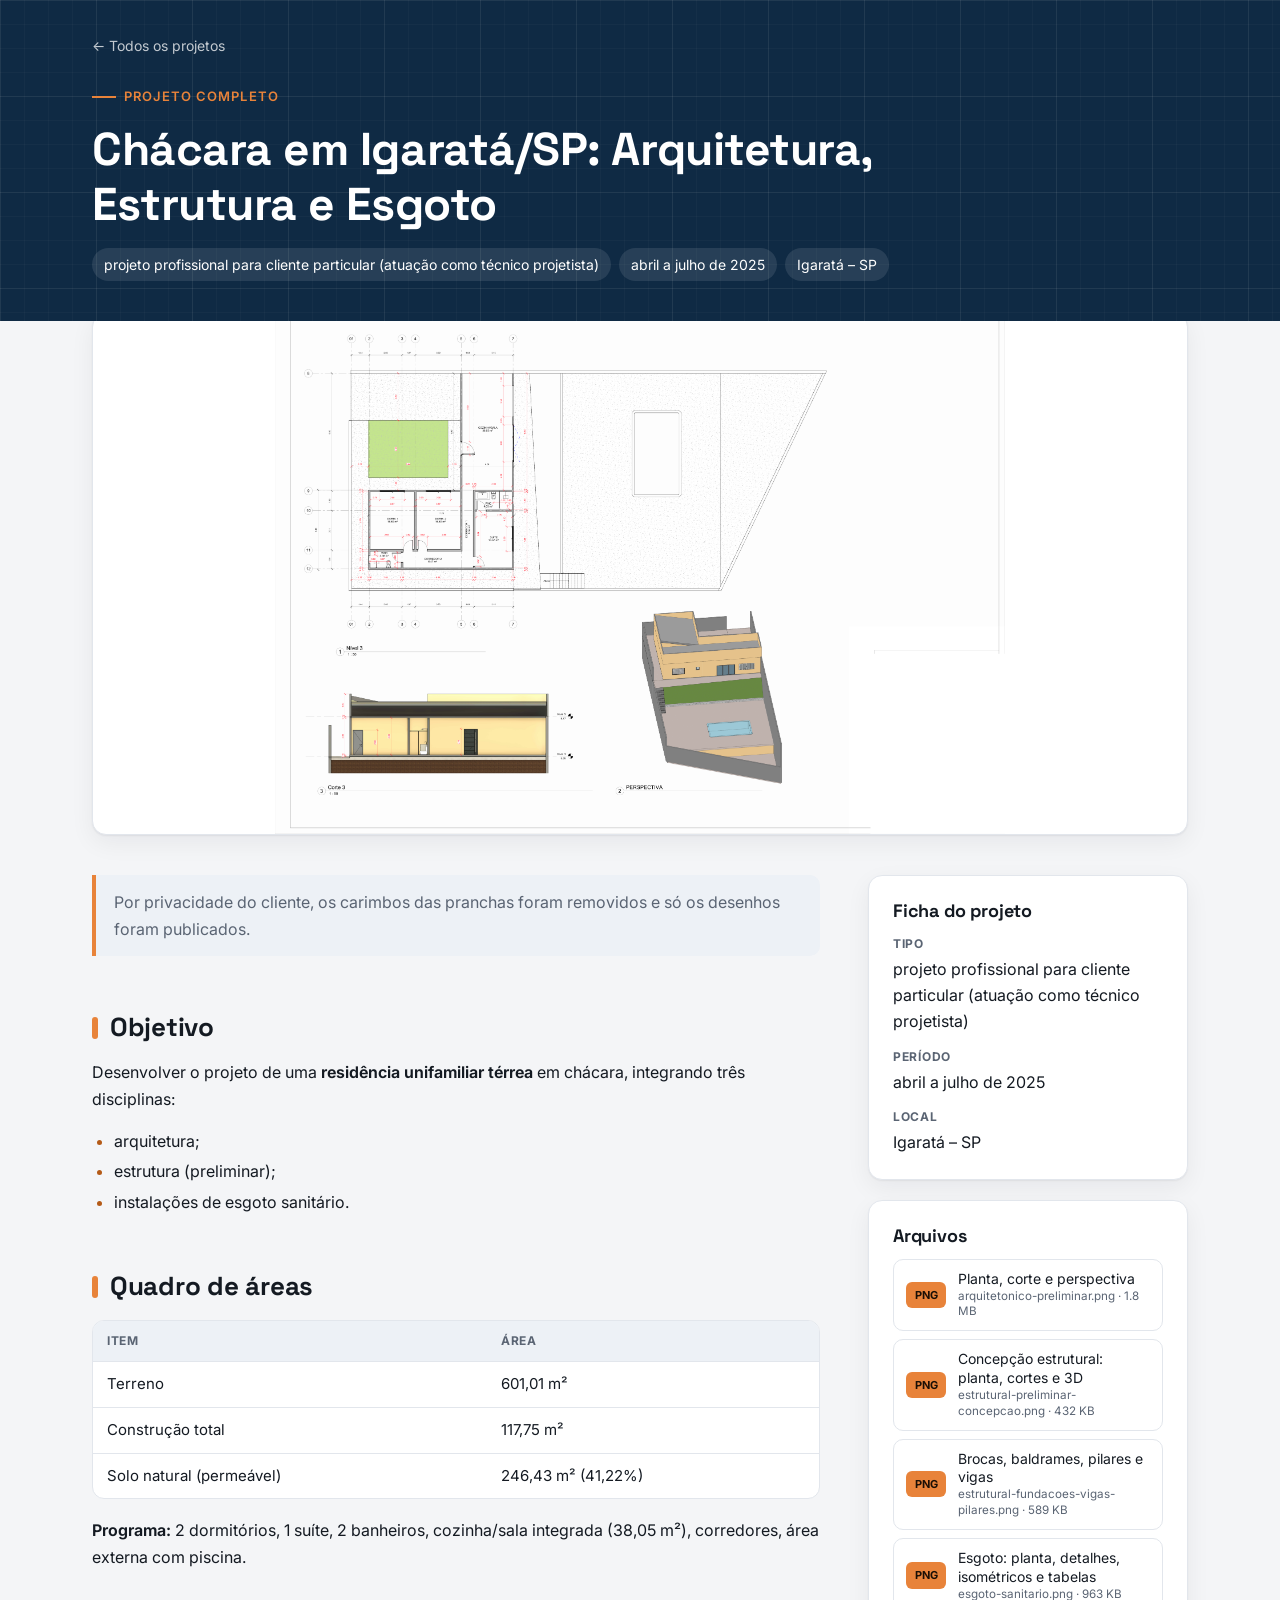
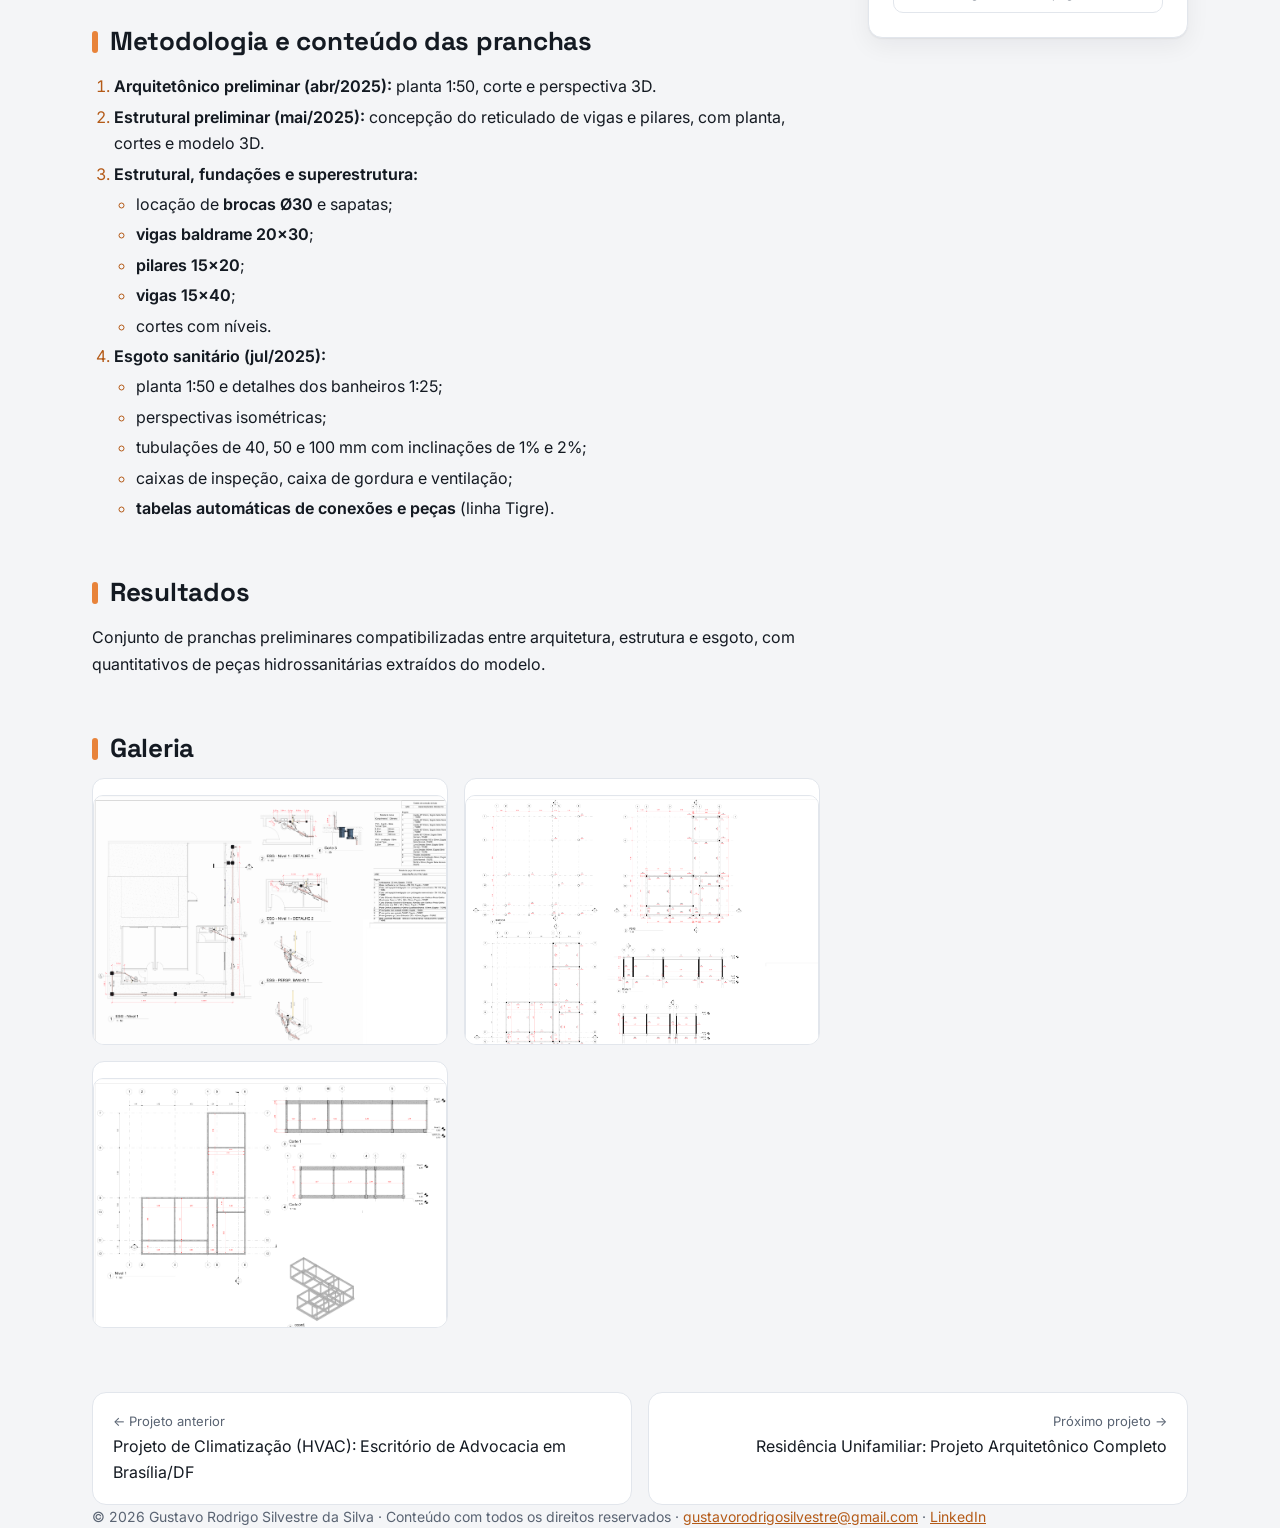
<file: projetos/projeto-completo/chacara-igarata/index.html>
<!doctype html>
<html lang="pt-BR">
<head>
<meta charset="utf-8">
<meta name="viewport" content="width=device-width, initial-scale=1">
<title>Chácara em Igaratá/SP: Arquitetura, Estrutura e Esgoto · Gustavo Silvestre</title>
<link rel="preconnect" href="https://fonts.googleapis.com">
<link rel="preconnect" href="https://fonts.gstatic.com" crossorigin>
<link href="https://fonts.googleapis.com/css2?family=Inter:wght@400;500;600;700&family=Space+Grotesk:wght@500;600;700&display=swap" rel="stylesheet">
<link rel="stylesheet" href="../../../assets/css/style.css?v=12">
</head>
<body>
<!-- Página gerada por tools/gerar_paginas.py a partir do README.md. Edite o README e rode o script. -->
<header class="hero project">
  <div class="wrap">
    <a class="crumb" href="../../../#projetos">← Todos os projetos</a>
    <p class="eyebrow" style="margin-top:28px">Projeto completo</p>
    <h1>Chácara em Igaratá/SP: Arquitetura, Estrutura e Esgoto</h1>
    <ul class="chips"><li>projeto profissional para cliente particular (atuação como técnico projetista)</li><li>abril a julho de 2025</li><li>Igaratá – SP</li></ul>
  </div>
</header>
<div class="wrap cover"><figure><img src="imagens/arquitetonico-preliminar.png" alt="Projeto arquitetônico preliminar"></figure></div>
<main class="wrap">
  <div class="layout">
    <article class="prose"><blockquote>
<p>Por privacidade do cliente, os carimbos das pranchas foram removidos e só os desenhos foram publicados.</p>
</blockquote>
<h2>Objetivo</h2>
<p>Desenvolver o projeto de uma <strong>residência unifamiliar térrea</strong> em chácara, integrando três disciplinas:</p>
<ul>
<li>arquitetura;</li>
<li>estrutura (preliminar);</li>
<li>instalações de esgoto sanitário.</li>
</ul>
<h2>Quadro de áreas</h2>
<div class="table"><table>
<thead>
<tr>
<th>Item</th>
<th>Área</th>
</tr>
</thead>
<tbody>
<tr>
<td>Terreno</td>
<td>601,01 m²</td>
</tr>
<tr>
<td>Construção total</td>
<td>117,75 m²</td>
</tr>
<tr>
<td>Solo natural (permeável)</td>
<td>246,43 m² (41,22%)</td>
</tr>
</tbody>
</table></div>
<p><strong>Programa:</strong> 2 dormitórios, 1 suíte, 2 banheiros, cozinha/sala integrada (38,05 m²), corredores, área externa com piscina.</p>
<h2>Metodologia e conteúdo das pranchas</h2>
<ol>
<li><strong>Arquitetônico preliminar (abr/2025):</strong> planta 1:50, corte e perspectiva 3D.</li>
<li><strong>Estrutural preliminar (mai/2025):</strong> concepção do reticulado de vigas e pilares, com planta, cortes e modelo 3D.</li>
<li><strong>Estrutural, fundações e superestrutura:</strong><ul>
<li>locação de <strong>brocas Ø30</strong> e sapatas;</li>
<li><strong>vigas baldrame 20×30</strong>;</li>
<li><strong>pilares 15×20</strong>;</li>
<li><strong>vigas 15×40</strong>;</li>
<li>cortes com níveis.</li>
</ul>
</li>
<li><strong>Esgoto sanitário (jul/2025):</strong><ul>
<li>planta 1:50 e detalhes dos banheiros 1:25;</li>
<li>perspectivas isométricas;</li>
<li>tubulações de 40, 50 e 100 mm com inclinações de 1% e 2%;</li>
<li>caixas de inspeção, caixa de gordura e ventilação;</li>
<li><strong>tabelas automáticas de conexões e peças</strong> (linha Tigre).</li>
</ul>
</li>
</ol>
<h2>Resultados</h2>
<p>Conjunto de pranchas preliminares compatibilizadas entre arquitetura, estrutura e esgoto, com quantitativos de peças hidrossanitárias extraídos do modelo.</p><h2>Galeria</h2><div class="gallery"><button type="button" aria-label="Ampliar imagem"><img src="imagens/esgoto-sanitario.png" alt="esgoto sanitario" loading="lazy"></button><button type="button" aria-label="Ampliar imagem"><img src="imagens/estrutural-fundacoes-vigas-pilares.png" alt="estrutural fundacoes vigas pilares" loading="lazy"></button><button type="button" aria-label="Ampliar imagem"><img src="imagens/estrutural-preliminar-concepcao.png" alt="estrutural preliminar concepcao" loading="lazy"></button></div></article>
    <aside class="aside">
      <div class="panel"><h3>Ficha do projeto</h3><dl class="facts"><div><dt>Tipo</dt><dd>projeto profissional para cliente particular (atuação como técnico projetista)</dd></div><div><dt>Período</dt><dd>abril a julho de 2025</dd></div><div><dt>Local</dt><dd>Igaratá – SP</dd></div></dl></div>
      <div class="panel"><h3>Arquivos</h3><ul class="files"><li><a href="imagens/arquitetonico-preliminar.png" download><span class="ext">PNG</span><span class="name">Planta, corte e perspectiva<small>arquitetonico-preliminar.png · 1.8 MB</small></span></a></li><li><a href="imagens/estrutural-preliminar-concepcao.png" download><span class="ext">PNG</span><span class="name">Concepção estrutural: planta, cortes e 3D<small>estrutural-preliminar-concepcao.png · 432 KB</small></span></a></li><li><a href="imagens/estrutural-fundacoes-vigas-pilares.png" download><span class="ext">PNG</span><span class="name">Brocas, baldrames, pilares e vigas<small>estrutural-fundacoes-vigas-pilares.png · 589 KB</small></span></a></li><li><a href="imagens/esgoto-sanitario.png" download><span class="ext">PNG</span><span class="name">Esgoto: planta, detalhes, isométricos e tabelas<small>esgoto-sanitario.png · 963 KB</small></span></a></li></ul></div>
    </aside>
  </div>
  <nav class="pager"><a class="prev" href="../../../projetos/sistemas-prediais/climatizacao-hvac-escritorio-brasilia/"><small>← Projeto anterior</small>Projeto de Climatização (HVAC): Escritório de Advocacia em Brasília/DF</a><a class="next" href="../../../projetos/arquitetura/residencia-unifamiliar-ifsp/"><small>Próximo projeto →</small>Residência Unifamiliar: Projeto Arquitetônico Completo</a></nav>
</main>
<footer class="wrap">© 2026 Gustavo Rodrigo Silvestre da Silva · Conteúdo com todos os direitos reservados · <a href="mailto:gustavorodrigosilvestre@gmail.com">gustavorodrigosilvestre@gmail.com</a> · <a href="https://www.linkedin.com/in/gustavo-silvestre-0649b1244" target="_blank" rel="noopener">LinkedIn</a></footer>
<div class="lightbox" role="dialog" aria-label="Imagem ampliada"><button type="button" aria-label="Fechar">×</button><img alt=""></div>
<script src="../../../assets/js/site.js?v=12"></script>
</body>
</html>
</file>
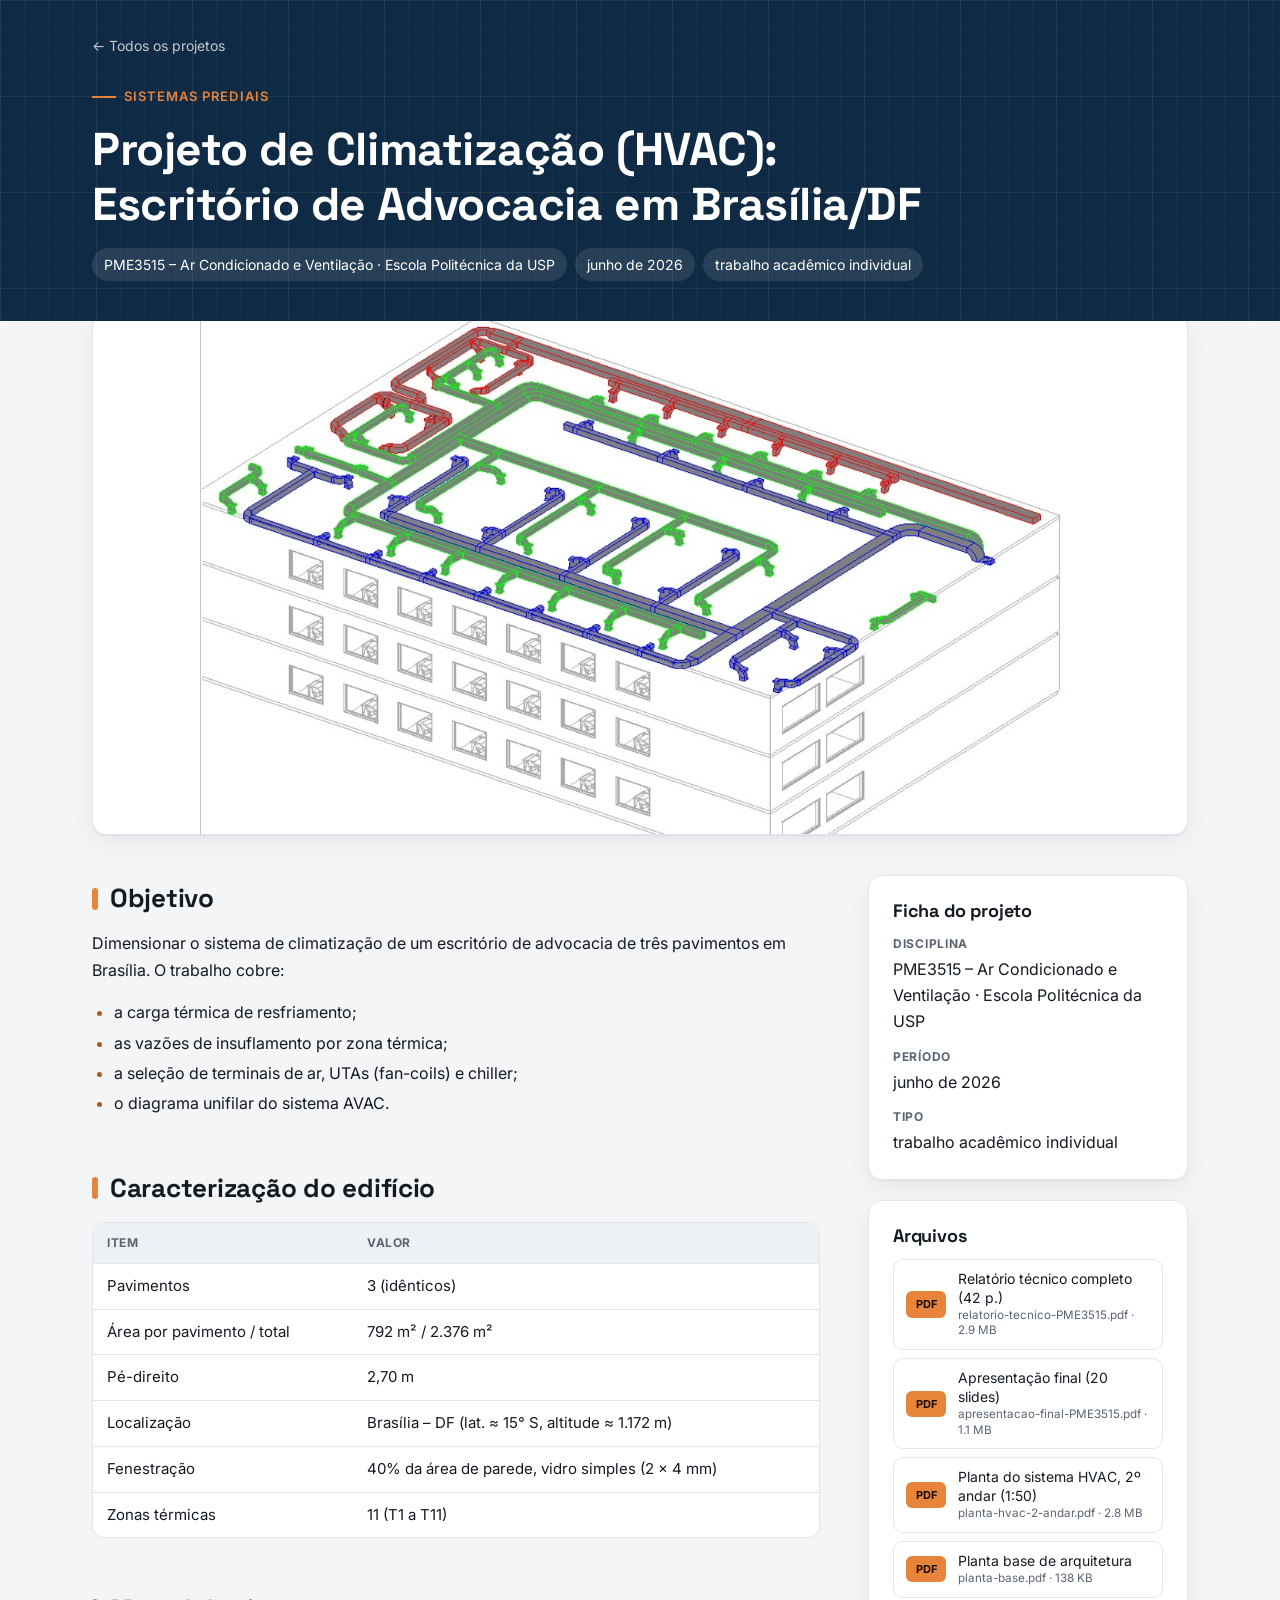
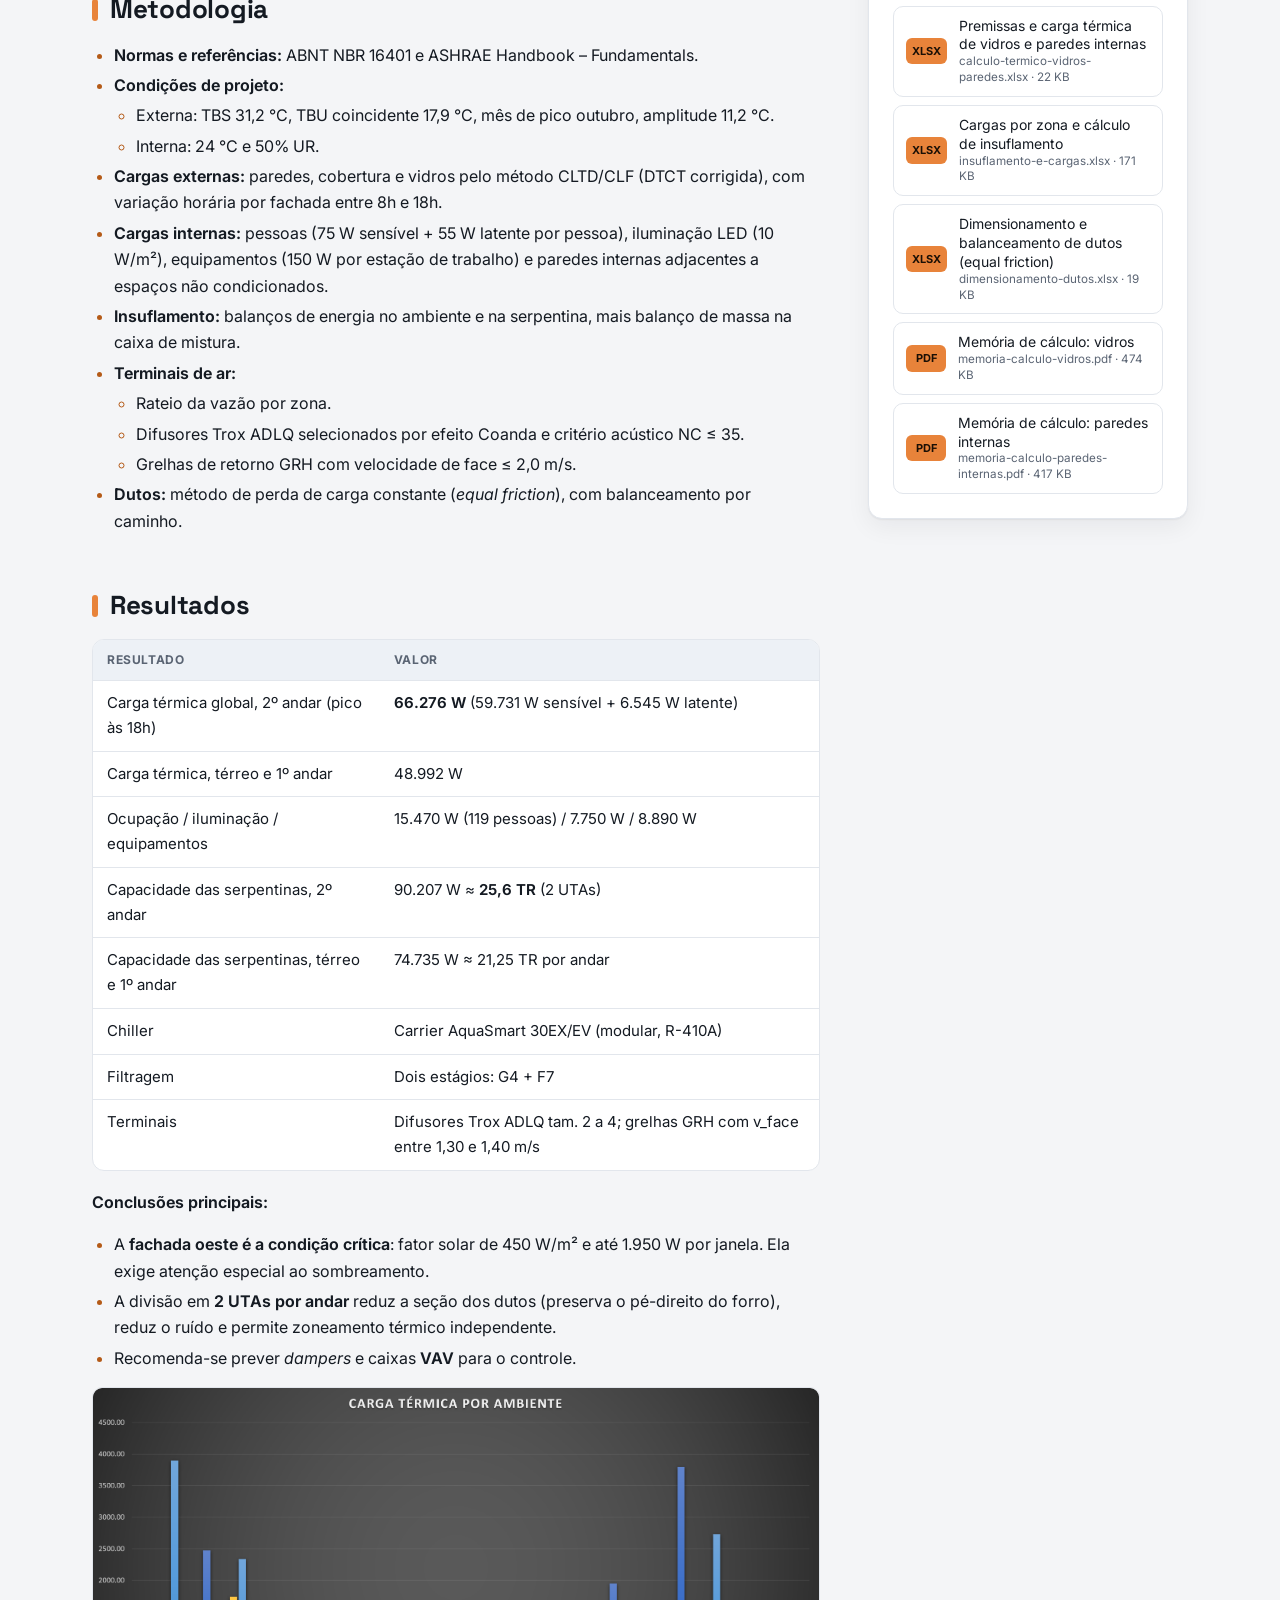
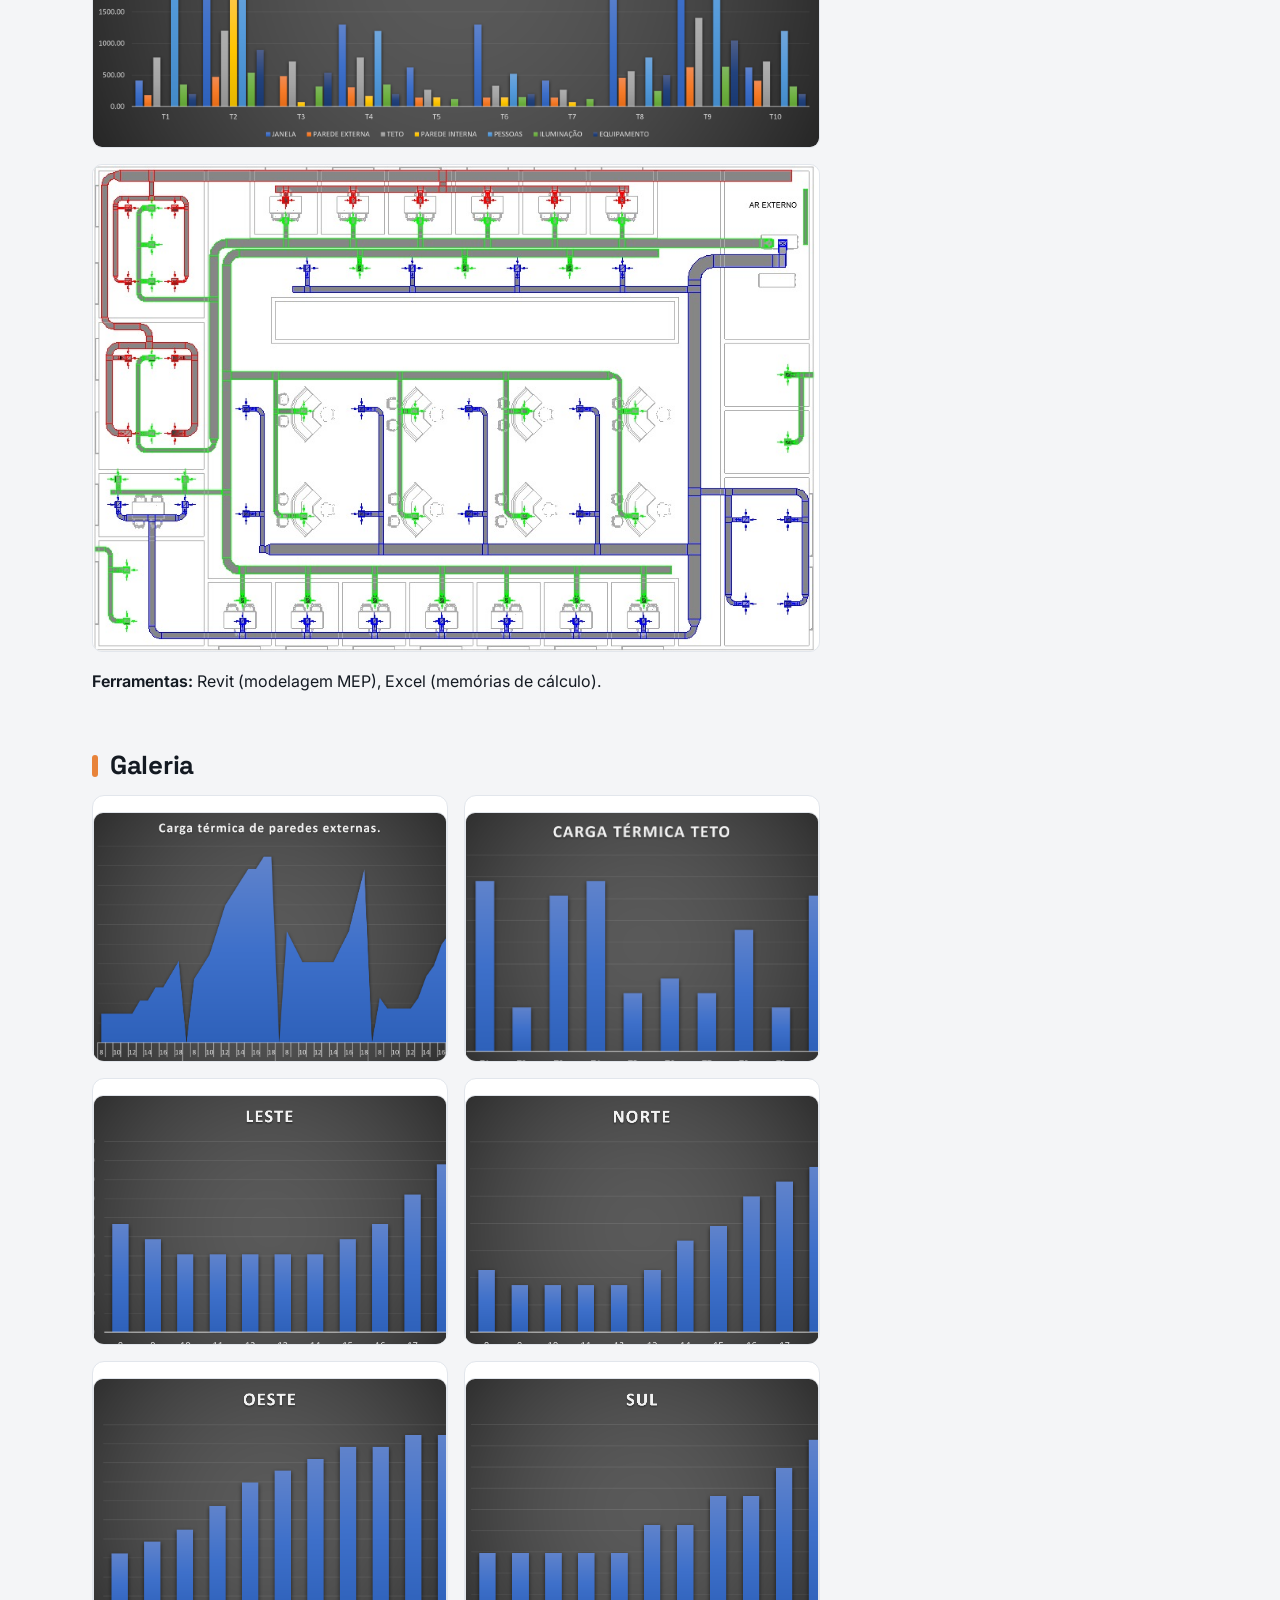
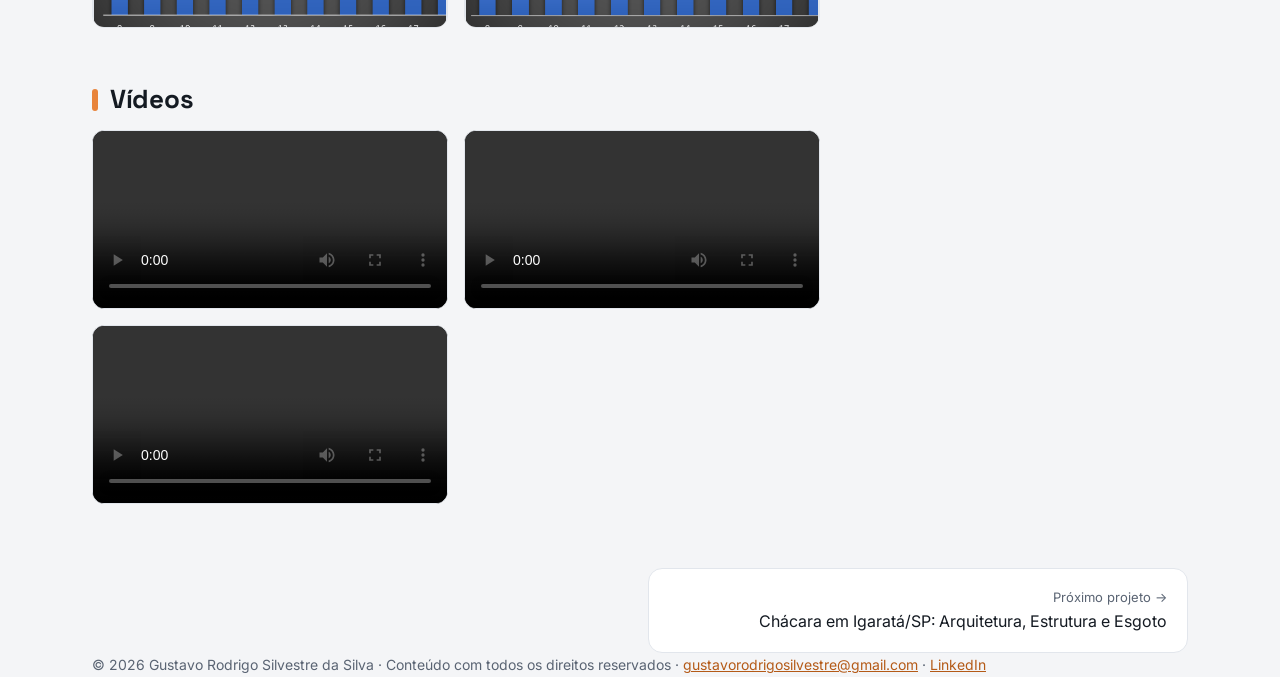
<file: projetos/sistemas-prediais/climatizacao-hvac-escritorio-brasilia/index.html>
<!doctype html>
<html lang="pt-BR">
<head>
<meta charset="utf-8">
<meta name="viewport" content="width=device-width, initial-scale=1">
<title>Projeto de Climatização (HVAC): Escritório de Advocacia em Brasília/DF · Gustavo Silvestre</title>
<link rel="preconnect" href="https://fonts.googleapis.com">
<link rel="preconnect" href="https://fonts.gstatic.com" crossorigin>
<link href="https://fonts.googleapis.com/css2?family=Inter:wght@400;500;600;700&family=Space+Grotesk:wght@500;600;700&display=swap" rel="stylesheet">
<link rel="stylesheet" href="../../../assets/css/style.css?v=12">
</head>
<body>
<!-- Página gerada por tools/gerar_paginas.py a partir do README.md. Edite o README e rode o script. -->
<header class="hero project">
  <div class="wrap">
    <a class="crumb" href="../../../#projetos">← Todos os projetos</a>
    <p class="eyebrow" style="margin-top:28px">Sistemas prediais</p>
    <h1>Projeto de Climatização (HVAC): Escritório de Advocacia em Brasília/DF</h1>
    <ul class="chips"><li>PME3515 – Ar Condicionado e Ventilação · Escola Politécnica da USP</li><li>junho de 2026</li><li>trabalho acadêmico individual</li></ul>
  </div>
</header>
<div class="wrap cover"><figure><img src="imagens/rede-de-dutos-3d.png" alt="Rede de dutos 3D"></figure></div>
<main class="wrap">
  <div class="layout">
    <article class="prose"><h2>Objetivo</h2>
<p>Dimensionar o sistema de climatização de um escritório de advocacia de três pavimentos em Brasília. O trabalho cobre:</p>
<ul>
<li>a carga térmica de resfriamento;</li>
<li>as vazões de insuflamento por zona térmica;</li>
<li>a seleção de terminais de ar, UTAs (fan-coils) e chiller;</li>
<li>o diagrama unifilar do sistema AVAC.</li>
</ul>
<h2>Caracterização do edifício</h2>
<div class="table"><table>
<thead>
<tr>
<th>Item</th>
<th>Valor</th>
</tr>
</thead>
<tbody>
<tr>
<td>Pavimentos</td>
<td>3 (idênticos)</td>
</tr>
<tr>
<td>Área por pavimento / total</td>
<td>792 m² / 2.376 m²</td>
</tr>
<tr>
<td>Pé-direito</td>
<td>2,70 m</td>
</tr>
<tr>
<td>Localização</td>
<td>Brasília – DF (lat. ≈ 15° S, altitude ≈ 1.172 m)</td>
</tr>
<tr>
<td>Fenestração</td>
<td>40% da área de parede, vidro simples (2 × 4 mm)</td>
</tr>
<tr>
<td>Zonas térmicas</td>
<td>11 (T1 a T11)</td>
</tr>
</tbody>
</table></div>
<h2>Metodologia</h2>
<ul>
<li><strong>Normas e referências:</strong> ABNT NBR 16401 e ASHRAE Handbook – Fundamentals.</li>
<li><strong>Condições de projeto:</strong><ul>
<li>Externa: TBS 31,2 °C, TBU coincidente 17,9 °C, mês de pico outubro, amplitude 11,2 °C.</li>
<li>Interna: 24 °C e 50% UR.</li>
</ul>
</li>
<li><strong>Cargas externas:</strong> paredes, cobertura e vidros pelo método CLTD/CLF (DTCT corrigida), com variação horária por fachada entre 8h e 18h.</li>
<li><strong>Cargas internas:</strong> pessoas (75 W sensível + 55 W latente por pessoa), iluminação LED (10 W/m²), equipamentos (150 W por estação de trabalho) e paredes internas adjacentes a espaços não condicionados.</li>
<li><strong>Insuflamento:</strong> balanços de energia no ambiente e na serpentina, mais balanço de massa na caixa de mistura.</li>
<li><strong>Terminais de ar:</strong><ul>
<li>Rateio da vazão por zona.</li>
<li>Difusores Trox ADLQ selecionados por efeito Coanda e critério acústico NC ≤ 35.</li>
<li>Grelhas de retorno GRH com velocidade de face ≤ 2,0 m/s.</li>
</ul>
</li>
<li><strong>Dutos:</strong> método de perda de carga constante (<em>equal friction</em>), com balanceamento por caminho.</li>
</ul>
<h2>Resultados</h2>
<div class="table"><table>
<thead>
<tr>
<th>Resultado</th>
<th>Valor</th>
</tr>
</thead>
<tbody>
<tr>
<td>Carga térmica global, 2º andar (pico às 18h)</td>
<td><strong>66.276 W</strong> (59.731 W sensível + 6.545 W latente)</td>
</tr>
<tr>
<td>Carga térmica, térreo e 1º andar</td>
<td>48.992 W</td>
</tr>
<tr>
<td>Ocupação / iluminação / equipamentos</td>
<td>15.470 W (119 pessoas) / 7.750 W / 8.890 W</td>
</tr>
<tr>
<td>Capacidade das serpentinas, 2º andar</td>
<td>90.207 W ≈ <strong>25,6 TR</strong> (2 UTAs)</td>
</tr>
<tr>
<td>Capacidade das serpentinas, térreo e 1º andar</td>
<td>74.735 W ≈ 21,25 TR por andar</td>
</tr>
<tr>
<td>Chiller</td>
<td>Carrier AquaSmart 30EX/EV (modular, R-410A)</td>
</tr>
<tr>
<td>Filtragem</td>
<td>Dois estágios: G4 + F7</td>
</tr>
<tr>
<td>Terminais</td>
<td>Difusores Trox ADLQ tam. 2 a 4; grelhas GRH com v_face entre 1,30 e 1,40 m/s</td>
</tr>
</tbody>
</table></div>
<p><strong>Conclusões principais:</strong></p>
<ul>
<li>A <strong>fachada oeste é a condição crítica</strong>: fator solar de 450 W/m² e até 1.950 W por janela. Ela exige atenção especial ao sombreamento.</li>
<li>A divisão em <strong>2 UTAs por andar</strong> reduz a seção dos dutos (preserva o pé-direito do forro), reduz o ruído e permite zoneamento térmico independente.</li>
<li>Recomenda-se prever <em>dampers</em> e caixas <strong>VAV</strong> para o controle.</li>
</ul>
<p><img alt="Carga térmica por ambiente" src="imagens/carga-termica-por-ambiente.png" /></p>
<p><img alt="Diagrama unifilar" src="imagens/diagrama-unifilar.png" /></p>
<p><strong>Ferramentas:</strong> Revit (modelagem MEP), Excel (memórias de cálculo).</p><h2>Galeria</h2><div class="gallery"><button type="button" aria-label="Ampliar imagem"><img src="imagens/carga-termica-paredes.png" alt="carga termica paredes" loading="lazy"></button><button type="button" aria-label="Ampliar imagem"><img src="imagens/carga-termica-teto.png" alt="carga termica teto" loading="lazy"></button><button type="button" aria-label="Ampliar imagem"><img src="imagens/fachada-leste.png" alt="fachada leste" loading="lazy"></button><button type="button" aria-label="Ampliar imagem"><img src="imagens/fachada-norte.png" alt="fachada norte" loading="lazy"></button><button type="button" aria-label="Ampliar imagem"><img src="imagens/fachada-oeste.png" alt="fachada oeste" loading="lazy"></button><button type="button" aria-label="Ampliar imagem"><img src="imagens/fachada-sul.png" alt="fachada sul" loading="lazy"></button></div><h2>Vídeos</h2><div class="videos"><video controls preload="metadata" src="videos/percurso-virtual-1.mp4"></video><video controls preload="metadata" src="videos/percurso-virtual-2.mp4"></video><video controls preload="metadata" src="videos/percurso-virtual-3.mp4"></video></div></article>
    <aside class="aside">
      <div class="panel"><h3>Ficha do projeto</h3><dl class="facts"><div><dt>Disciplina</dt><dd>PME3515 – Ar Condicionado e Ventilação · Escola Politécnica da USP</dd></div><div><dt>Período</dt><dd>junho de 2026</dd></div><div><dt>Tipo</dt><dd>trabalho acadêmico individual</dd></div></dl></div>
      <div class="panel"><h3>Arquivos</h3><ul class="files"><li><a href="docs/relatorio-tecnico-PME3515.pdf" download><span class="ext">PDF</span><span class="name">Relatório técnico completo (42 p.)<small>relatorio-tecnico-PME3515.pdf · 2.9 MB</small></span></a></li><li><a href="docs/apresentacao-final-PME3515.pdf" download><span class="ext">PDF</span><span class="name">Apresentação final (20 slides)<small>apresentacao-final-PME3515.pdf · 1.1 MB</small></span></a></li><li><a href="docs/planta-hvac-2-andar.pdf" download><span class="ext">PDF</span><span class="name">Planta do sistema HVAC, 2º andar (1:50)<small>planta-hvac-2-andar.pdf · 2.8 MB</small></span></a></li><li><a href="docs/planta-base.pdf" download><span class="ext">PDF</span><span class="name">Planta base de arquitetura<small>planta-base.pdf · 138 KB</small></span></a></li><li><a href="planilhas/calculo-termico-vidros-paredes.xlsx" download><span class="ext">XLSX</span><span class="name">Premissas e carga térmica de vidros e paredes internas<small>calculo-termico-vidros-paredes.xlsx · 22 KB</small></span></a></li><li><a href="planilhas/insuflamento-e-cargas.xlsx" download><span class="ext">XLSX</span><span class="name">Cargas por zona e cálculo de insuflamento<small>insuflamento-e-cargas.xlsx · 171 KB</small></span></a></li><li><a href="planilhas/dimensionamento-dutos.xlsx" download><span class="ext">XLSX</span><span class="name">Dimensionamento e balanceamento de dutos (equal friction)<small>dimensionamento-dutos.xlsx · 19 KB</small></span></a></li><li><a href="planilhas/memoria-calculo-vidros.pdf" download><span class="ext">PDF</span><span class="name">Memória de cálculo: vidros<small>memoria-calculo-vidros.pdf · 474 KB</small></span></a></li><li><a href="planilhas/memoria-calculo-paredes-internas.pdf" download><span class="ext">PDF</span><span class="name">Memória de cálculo: paredes internas<small>memoria-calculo-paredes-internas.pdf · 417 KB</small></span></a></li></ul></div>
    </aside>
  </div>
  <nav class="pager"><span></span><a class="next" href="../../../projetos/projeto-completo/chacara-igarata/"><small>Próximo projeto →</small>Chácara em Igaratá/SP: Arquitetura, Estrutura e Esgoto</a></nav>
</main>
<footer class="wrap">© 2026 Gustavo Rodrigo Silvestre da Silva · Conteúdo com todos os direitos reservados · <a href="mailto:gustavorodrigosilvestre@gmail.com">gustavorodrigosilvestre@gmail.com</a> · <a href="https://www.linkedin.com/in/gustavo-silvestre-0649b1244" target="_blank" rel="noopener">LinkedIn</a></footer>
<div class="lightbox" role="dialog" aria-label="Imagem ampliada"><button type="button" aria-label="Fechar">×</button><img alt=""></div>
<script src="../../../assets/js/site.js?v=12"></script>
</body>
</html>
</file>
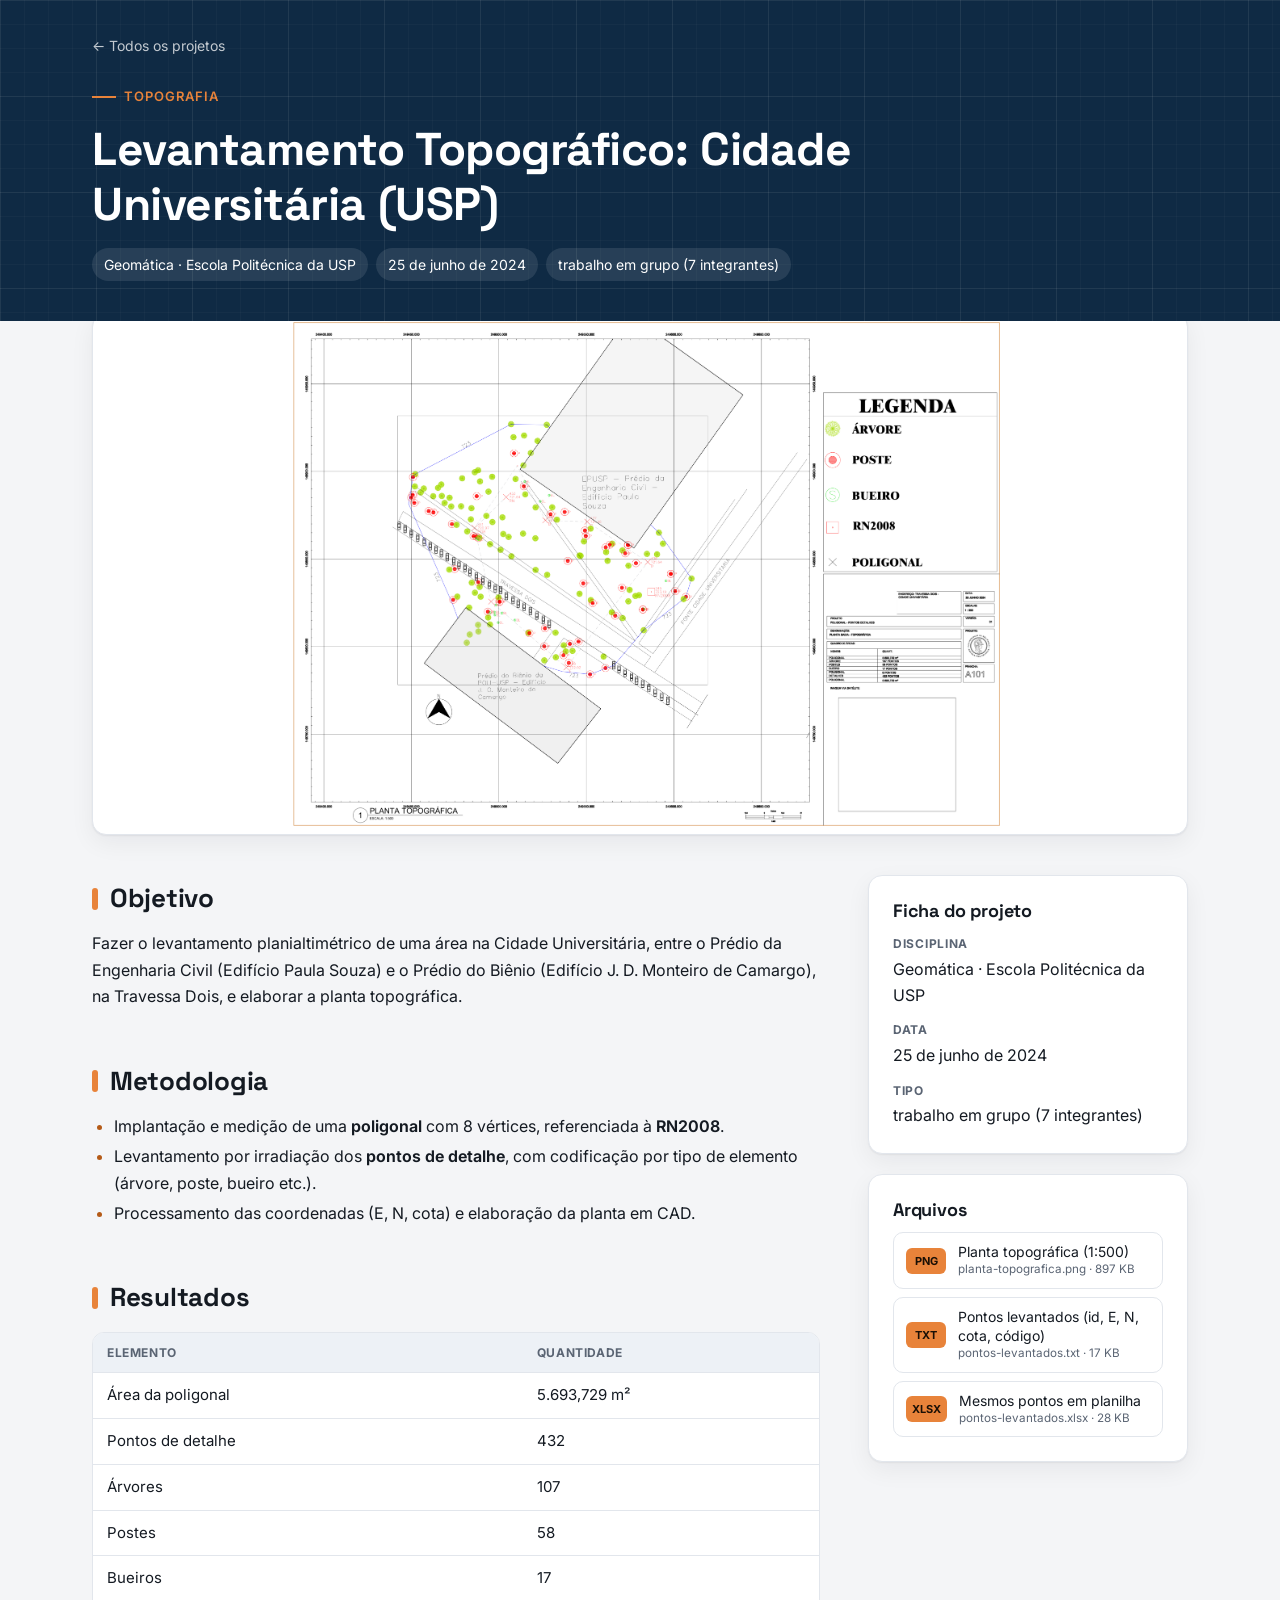
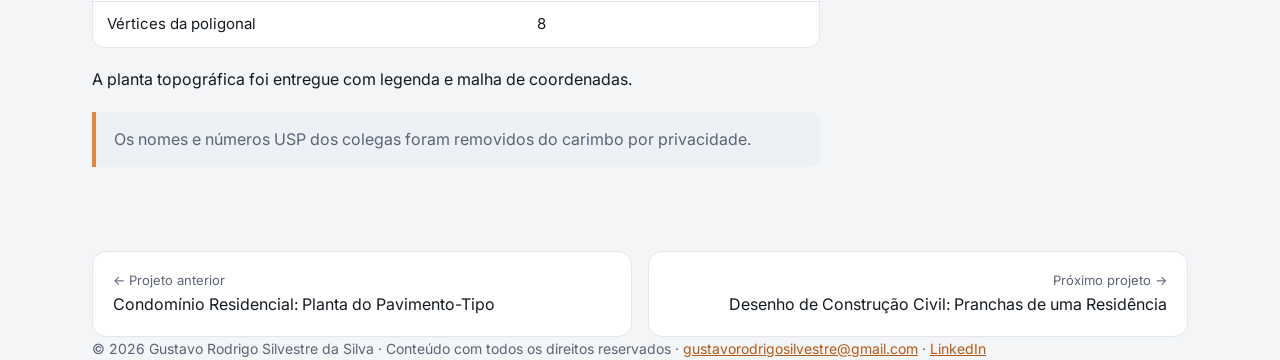
<file: projetos/topografia/levantamento-topografico-poli-usp/index.html>
<!doctype html>
<html lang="pt-BR">
<head>
<meta charset="utf-8">
<meta name="viewport" content="width=device-width, initial-scale=1">
<title>Levantamento Topográfico: Cidade Universitária (USP) · Gustavo Silvestre</title>
<link rel="preconnect" href="https://fonts.googleapis.com">
<link rel="preconnect" href="https://fonts.gstatic.com" crossorigin>
<link href="https://fonts.googleapis.com/css2?family=Inter:wght@400;500;600;700&family=Space+Grotesk:wght@500;600;700&display=swap" rel="stylesheet">
<link rel="stylesheet" href="../../../assets/css/style.css?v=12">
</head>
<body>
<!-- Página gerada por tools/gerar_paginas.py a partir do README.md. Edite o README e rode o script. -->
<header class="hero project">
  <div class="wrap">
    <a class="crumb" href="../../../#projetos">← Todos os projetos</a>
    <p class="eyebrow" style="margin-top:28px">Topografia</p>
    <h1>Levantamento Topográfico: Cidade Universitária (USP)</h1>
    <ul class="chips"><li>Geomática · Escola Politécnica da USP</li><li>25 de junho de 2024</li><li>trabalho em grupo (7 integrantes)</li></ul>
  </div>
</header>
<div class="wrap cover"><figure><img src="imagens/planta-topografica.png" alt="Planta topográfica"></figure></div>
<main class="wrap">
  <div class="layout">
    <article class="prose"><h2>Objetivo</h2>
<p>Fazer o levantamento planialtimétrico de uma área na Cidade Universitária, entre o Prédio da Engenharia Civil (Edifício Paula Souza) e o Prédio do Biênio (Edifício J. D. Monteiro de Camargo), na Travessa Dois, e elaborar a planta topográfica.</p>
<h2>Metodologia</h2>
<ul>
<li>Implantação e medição de uma <strong>poligonal</strong> com 8 vértices, referenciada à <strong>RN2008</strong>.</li>
<li>Levantamento por irradiação dos <strong>pontos de detalhe</strong>, com codificação por tipo de elemento (árvore, poste, bueiro etc.).</li>
<li>Processamento das coordenadas (E, N, cota) e elaboração da planta em CAD.</li>
</ul>
<h2>Resultados</h2>
<div class="table"><table>
<thead>
<tr>
<th>Elemento</th>
<th>Quantidade</th>
</tr>
</thead>
<tbody>
<tr>
<td>Área da poligonal</td>
<td>5.693,729 m²</td>
</tr>
<tr>
<td>Pontos de detalhe</td>
<td>432</td>
</tr>
<tr>
<td>Árvores</td>
<td>107</td>
</tr>
<tr>
<td>Postes</td>
<td>58</td>
</tr>
<tr>
<td>Bueiros</td>
<td>17</td>
</tr>
<tr>
<td>Vértices da poligonal</td>
<td>8</td>
</tr>
</tbody>
</table></div>
<p>A planta topográfica foi entregue com legenda e malha de coordenadas.</p>
<blockquote>
<p>Os nomes e números USP dos colegas foram removidos do carimbo por privacidade.</p>
</blockquote></article>
    <aside class="aside">
      <div class="panel"><h3>Ficha do projeto</h3><dl class="facts"><div><dt>Disciplina</dt><dd>Geomática · Escola Politécnica da USP</dd></div><div><dt>Data</dt><dd>25 de junho de 2024</dd></div><div><dt>Tipo</dt><dd>trabalho em grupo (7 integrantes)</dd></div></dl></div>
      <div class="panel"><h3>Arquivos</h3><ul class="files"><li><a href="imagens/planta-topografica.png" download><span class="ext">PNG</span><span class="name">Planta topográfica (1:500)<small>planta-topografica.png · 897 KB</small></span></a></li><li><a href="dados/pontos-levantados.txt" download><span class="ext">TXT</span><span class="name">Pontos levantados (id, E, N, cota, código)<small>pontos-levantados.txt · 17 KB</small></span></a></li><li><a href="dados/pontos-levantados.xlsx" download><span class="ext">XLSX</span><span class="name">Mesmos pontos em planilha<small>pontos-levantados.xlsx · 28 KB</small></span></a></li></ul></div>
    </aside>
  </div>
  <nav class="pager"><a class="prev" href="../../../projetos/arquitetura/condominio-residencial/"><small>← Projeto anterior</small>Condomínio Residencial: Planta do Pavimento-Tipo</a><a class="next" href="../../../projetos/desenho-tecnico/desenho-construcao-civil-ifsp/"><small>Próximo projeto →</small>Desenho de Construção Civil: Pranchas de uma Residência</a></nav>
</main>
<footer class="wrap">© 2026 Gustavo Rodrigo Silvestre da Silva · Conteúdo com todos os direitos reservados · <a href="mailto:gustavorodrigosilvestre@gmail.com">gustavorodrigosilvestre@gmail.com</a> · <a href="https://www.linkedin.com/in/gustavo-silvestre-0649b1244" target="_blank" rel="noopener">LinkedIn</a></footer>
<div class="lightbox" role="dialog" aria-label="Imagem ampliada"><button type="button" aria-label="Fechar">×</button><img alt=""></div>
<script src="../../../assets/js/site.js?v=12"></script>
</body>
</html>
</file>
<file: assets/css/style.css>
/* ===== Tokens ===== */
:root {
  --bg: #f4f5f7;
  --surface: #ffffff;
  --text: #141a22;
  --muted: #5a6473;
  --line: #e2e6ec;
  --brand: #0f2a44;
  --brand-2: #163a5c;
  --accent: #e8833a;
  --accent-ink: #b45a17;
  --chip: #edf1f6;
  --shadow: 0 1px 2px rgba(16, 24, 40, .06), 0 8px 24px rgba(16, 24, 40, .06);
  --radius: 14px;
  --font: "Inter", system-ui, -apple-system, "Segoe UI", Roboto, sans-serif;
  --display: "Space Grotesk", var(--font);
}
@media (prefers-color-scheme: dark) {
  :root {
    --bg: #0c1117;
    --surface: #141b24;
    --text: #e7eaef;
    --muted: #9aa5b4;
    --line: #243040;
    --brand: #0a1a2b;
    --brand-2: #10263d;
    --accent: #f0954f;
    --accent-ink: #f3a76c;
    --chip: #1b2531;
    --shadow: 0 1px 2px rgba(0, 0, 0, .3), 0 8px 24px rgba(0, 0, 0, .25);
  }
}

/* ===== Base ===== */
* { box-sizing: border-box; }
html { scroll-behavior: smooth; }
body { margin: 0; background: var(--bg); color: var(--text); font: 16px/1.65 var(--font); -webkit-font-smoothing: antialiased; }
img { max-width: 100%; display: block; }
a { color: var(--accent-ink); }
.wrap { max-width: 1160px; margin: 0 auto; padding: 0 16px; }
@media (min-width: 720px) { .wrap { padding: 0 32px; } }
h1, h2, h3 { font-family: var(--display); letter-spacing: -.01em; line-height: 1.2; }

/* ===== Hero (fundo "planta técnica") ===== */
.hero {
  background-color: var(--brand);
  background-image:
    linear-gradient(rgba(255,255,255,.05) 1px, transparent 1px),
    linear-gradient(90deg, rgba(255,255,255,.05) 1px, transparent 1px),
    linear-gradient(rgba(255,255,255,.025) 1px, transparent 1px),
    linear-gradient(90deg, rgba(255,255,255,.025) 1px, transparent 1px);
  background-size: 96px 96px, 96px 96px, 24px 24px, 24px 24px;
  color: #fff;
}
.hero .wrap { padding-top: 72px; padding-bottom: 64px; }
.hero { position: relative; overflow: hidden; }
.hero .wrap { position: relative; z-index: 1; }

/* Planta baixa animada no fundo do topo */
.hero-art { position: absolute; top: 28px; right: max(16px, calc((100vw - 1160px) / 2)); width: min(44%, 600px); aspect-ratio: 800 / 560; pointer-events: none; }
.hero-drawing { position: absolute; inset: 0; width: 100%; height: 100%; transition: opacity 1.2s ease; }
.hero-3d { position: absolute; inset: 0; width: 100%; height: 100%; opacity: 0; transition: opacity .9s ease; }
.hero-3d.on { opacity: 1; }
.hero-drawing.fade { opacity: 0; }
.hero-drawing .d { fill: none; stroke-dasharray: 1; stroke-dashoffset: 1; }
.hero-drawing text.d { stroke: none; opacity: 0; font: 600 13px var(--font); text-anchor: middle; letter-spacing: .04em; }
.hero-drawing .axis .d { stroke: rgba(255,255,255,.22); stroke-width: 1; }
.hero-drawing .axis text.d { fill: rgba(255,255,255,.6); font-size: 13px; }
.hero-drawing .wall .d { stroke: rgba(255,255,255,.85); stroke-width: 2; }
.hero-drawing .thin .d { stroke: rgba(255,255,255,.55); stroke-width: 1.3; }
.hero-drawing .dim .d { stroke: var(--accent); stroke-width: 1.2; opacity: .9; }
.hero-drawing .dim text.d { fill: var(--accent); font-size: 12px; }
.hero-drawing .label text.d { fill: rgba(255,255,255,.75); font-size: 13px; }
.hero-drawing .label text.sub { fill: rgba(255,255,255,.5); font-weight: 400; font-size: 11px; }
.hero-drawing .north .d { stroke: rgba(255,255,255,.6); stroke-width: 1.3; }
.hero-drawing .north text.d { fill: rgba(255,255,255,.7); }
.hero-drawing.play .d { animation: draw 1.3s var(--d, 0s) ease-out forwards; }
.hero-drawing.play text.d { animation: appear .7s var(--d, 0s) ease-out forwards; }
.hero-drawing.static .d { stroke-dashoffset: 0; }
.hero-drawing.static text.d { opacity: 1; }
@keyframes draw { to { stroke-dashoffset: 0; } }
@keyframes appear { to { opacity: 1; } }
@media (max-width: 960px) {
  .hero-art { width: 92%; right: 4%; top: 40px; opacity: .25; }
}
.eyebrow { display: inline-flex; align-items: center; gap: 8px; font-size: 13px; font-weight: 600; letter-spacing: .08em; text-transform: uppercase; color: var(--accent); }
.eyebrow::before { content: ""; width: 24px; height: 2px; background: var(--accent); }
.hero h1 { font-size: clamp(34px, 6vw, 60px); margin: 14px 0 16px; max-width: 18ch; }
.hero p.lead { font-size: clamp(16px, 2vw, 19px); color: rgba(255,255,255,.78); max-width: 62ch; margin: 0; }
.hero .actions { display: flex; flex-wrap: wrap; gap: 12px; margin-top: 28px; }
.btn { display: inline-flex; align-items: center; gap: 8px; padding: 11px 18px; border-radius: 10px; font-weight: 600; font-size: 15px; text-decoration: none; transition: transform .15s, background .15s; }
.btn:hover { transform: translateY(-1px); }
.btn-primary { background: var(--accent); color: #1a0f05; }
.btn-ghost { color: #fff; border: 1px solid rgba(255,255,255,.3); }
.btn-ghost:hover { background: rgba(255,255,255,.08); }
.stats { display: grid; grid-template-columns: repeat(auto-fit, minmax(140px, 1fr)); gap: 1px; margin-top: 48px; background: rgba(255,255,255,.12); border: 1px solid rgba(255,255,255,.12); border-radius: var(--radius); overflow: hidden; }
.stats div { background: var(--brand); padding: 18px 20px; }
.stats b { display: block; font-family: var(--display); font-size: 28px; color: #fff; }
.stats span { font-size: 13px; color: rgba(255,255,255,.65); }

/* ===== Seções ===== */
section { padding: 64px 0 8px; }
.section-head { display: flex; flex-wrap: wrap; align-items: end; justify-content: space-between; gap: 16px; margin-bottom: 24px; }
.section-head h2 { font-size: clamp(24px, 3vw, 32px); margin: 0; }
.section-head p { margin: 4px 0 0; color: var(--muted); }

/* Filtros */
.filters { display: flex; flex-wrap: wrap; gap: 8px; }
.filters button { font: inherit; font-size: 14px; padding: 7px 14px; border-radius: 999px; border: 1px solid var(--line); background: var(--surface); color: var(--text); cursor: pointer; }
.filters button[aria-pressed="true"] { background: var(--text); color: var(--bg); border-color: var(--text); }

/* Cards de projeto */
.grid { display: grid; gap: 24px; grid-template-columns: repeat(auto-fill, minmax(min(100%, 320px), 1fr)); }
.card { position: relative; display: flex; flex-direction: column; background: var(--surface); border: 1px solid var(--line); border-radius: var(--radius); overflow: hidden; text-decoration: none; color: inherit; box-shadow: var(--shadow); transition: transform .2s, border-color .2s; }
.card:hover { transform: translateY(-3px); border-color: var(--accent); }
.card .thumb { aspect-ratio: 16 / 10; background: #fff; overflow: hidden; border-bottom: 1px solid var(--line); }
.card .thumb img { width: 100%; height: 100%; object-fit: cover; transition: transform .4s; }
.card:hover .thumb img { transform: scale(1.04); }
.card .body { padding: 20px; display: flex; flex-direction: column; gap: 6px; flex: 1; }
.card .cat { font-size: 12px; font-weight: 700; letter-spacing: .06em; text-transform: uppercase; color: var(--accent-ink); }
.card h3 { font-size: 19px; margin: 0; }
.card p { margin: 0; color: var(--muted); font-size: 15px; }
.card .more { margin-top: auto; padding-top: 12px; font-size: 14px; font-weight: 600; color: var(--accent-ink); }
.card[hidden] { display: none; }

/* Blocos informativos */
.cols { display: grid; gap: 20px; grid-template-columns: repeat(auto-fit, minmax(min(100%, 260px), 1fr)); }
.panel { background: var(--surface); border: 1px solid var(--line); border-radius: var(--radius); padding: 24px; box-shadow: var(--shadow); }
.panel h3 { margin: 0 0 12px; font-size: 18px; }
.panel ul { margin: 0; padding-left: 18px; color: var(--muted); }
.panel li + li { margin-top: 6px; }
.panel .files, .panel .chips { padding-left: 0; }
.panel .chips li + li, .panel .files li + li { margin-top: 0; }
.chips { display: flex; flex-wrap: wrap; gap: 8px; list-style: none; padding: 0; margin: 0; }
.chips li { background: var(--chip); color: var(--text); padding: 5px 12px; border-radius: 999px; font-size: 14px; }
.hero .chips li { background: rgba(255,255,255,.1); color: #fff; }

/* Sobre mim */
.about {
  display: grid; gap: 28px; align-items: center; padding: 28px; border-radius: var(--radius); box-shadow: var(--shadow);
  color: #fff; background-color: var(--brand);
  background-image:
    radial-gradient(120% 90% at 0% 0%, rgba(232,131,58,.14), transparent 55%),
    linear-gradient(rgba(255,255,255,.05) 1px, transparent 1px),
    linear-gradient(90deg, rgba(255,255,255,.05) 1px, transparent 1px),
    linear-gradient(rgba(255,255,255,.025) 1px, transparent 1px),
    linear-gradient(90deg, rgba(255,255,255,.025) 1px, transparent 1px);
  background-size: auto, 96px 96px, 96px 96px, 24px 24px, 24px 24px;
}
@media (min-width: 760px) { .about { grid-template-columns: 240px 1fr; gap: 44px; padding: 40px; } }
.about-photo { width: 100%; max-width: 240px; height: auto; aspect-ratio: 1; object-fit: cover; border-radius: 18px; border: 4px solid rgba(255,255,255,.9); box-shadow: 0 12px 32px rgba(0,0,0,.35); justify-self: center; }
.about h2 { font-size: clamp(24px, 3vw, 30px); margin: 6px 0 12px; color: #fff; }
.about p { margin: 0 0 12px; color: rgba(255,255,255,.8); }
.about .chips { margin-top: 16px; }
.about .chips li { background: rgba(255,255,255,.1); color: #fff; border: 1px solid rgba(255,255,255,.14); }
.about .eyebrow-ink { color: var(--accent); margin: 0; }
.about .eyebrow-ink::before { background: var(--accent); }

/* Formação com logos das instituições */
.panel .edu { list-style: none; padding: 0; display: grid; gap: 18px; }
.panel .edu li + li { margin-top: 0; }
.edu li { display: flex; gap: 14px; align-items: flex-start; }
.edu .logo { flex: none; width: 64px; height: 64px; border-radius: 12px; background: #fff; border: 1px solid var(--line); display: grid; place-items: center; padding: 6px; }
.edu .logo img { width: 100%; height: 100%; object-fit: contain; }
.edu b { display: block; color: var(--text); font-size: 15px; }
.edu span { display: block; color: var(--muted); font-size: 14px; line-height: 1.45; }
.edu span + span { margin-top: 4px; }

/* Softwares com ícones */
.chips.tools li { display: inline-flex; align-items: center; gap: 8px; padding: 6px 12px 6px 8px; }
.chips.tools img { width: 20px; height: 20px; object-fit: contain; }

/* Contato e rodapé */
.contact { margin: 64px 0 0; background: var(--brand); color: #fff; border-radius: var(--radius); padding: 40px; display: flex; flex-wrap: wrap; gap: 24px; align-items: center; justify-content: space-between; }
.contact h2 { margin: 0 0 4px; font-size: 26px; }
.contact p { margin: 0; color: rgba(255,255,255,.75); }
footer { padding: 32px 0 48px; color: var(--muted); font-size: 14px; }

/* ===== Página de projeto ===== */
.crumb { display: inline-flex; gap: 6px; color: rgba(255,255,255,.75); text-decoration: none; font-size: 14px; }
.crumb:hover { color: #fff; }
.hero.project .wrap { padding-top: 32px; padding-bottom: 40px; }
.hero.project h1 { max-width: 28ch; font-size: clamp(28px, 4.5vw, 46px); }
.hero.project .eyebrow { display: flex; }
.cover { margin-top: -8px; }
.cover figure { margin: 0; background: #fff; border: 1px solid var(--line); border-radius: var(--radius); overflow: hidden; box-shadow: var(--shadow); cursor: zoom-in; }
.cover img { width: 100%; max-height: 520px; object-fit: contain; }
.layout { display: grid; gap: 32px; padding: 40px 0 0; }
@media (min-width: 960px) { .layout { grid-template-columns: minmax(0, 1fr) 320px; gap: 48px; } }
.aside { display: flex; flex-direction: column; gap: 20px; }
@media (min-width: 960px) { .aside { position: sticky; top: 24px; align-self: start; } }
.facts { margin: 0; display: grid; gap: 12px; }
.facts dt { font-size: 12px; font-weight: 700; letter-spacing: .06em; text-transform: uppercase; color: var(--muted); }
.facts dd { margin: 2px 0 0; }
.files { list-style: none; margin: 0; padding: 0; display: grid; gap: 8px; }
.files a { display: flex; gap: 12px; align-items: center; padding: 10px 12px; border: 1px solid var(--line); border-radius: 10px; text-decoration: none; color: var(--text); transition: border-color .15s, background .15s; }
.files a:hover { border-color: var(--accent); background: var(--chip); }
.files .ext { flex: none; font-size: 11px; font-weight: 700; padding: 4px 6px; border-radius: 6px; background: var(--accent); color: #1a0f05; min-width: 40px; text-align: center; }
.files .name { font-size: 14px; line-height: 1.35; }
.files .name small { display: block; color: var(--muted); }

/* Texto do README */
.prose { min-width: 0; }
.prose > :first-child { margin-top: 0; }
.prose h2 { font-size: 26px; margin: 48px 0 14px; padding-top: 8px; display: flex; align-items: center; gap: 12px; }
.prose h2::before { content: ""; width: 6px; height: 22px; border-radius: 3px; background: var(--accent); }
.prose h3 { font-size: 19px; margin: 28px 0 10px; }
.prose p, .prose li { color: var(--text); }
.prose ul, .prose ol { padding-left: 22px; }
.prose li { margin: 4px 0; }
.prose li::marker { color: var(--accent-ink); }
.prose strong { font-weight: 650; }
.prose img { border-radius: 10px; border: 1px solid var(--line); background: #fff; cursor: zoom-in; margin: 16px 0; }
.prose blockquote { margin: 20px 0; padding: 14px 18px; border-left: 4px solid var(--accent); background: var(--chip); border-radius: 0 10px 10px 0; color: var(--muted); }
.prose blockquote p { margin: 0; color: inherit; }
.prose .table { overflow-x: auto; margin: 18px 0; border: 1px solid var(--line); border-radius: 12px; background: var(--surface); }
.prose table { border-collapse: collapse; width: 100%; font-size: 15px; }
.prose th, .prose td { padding: 10px 14px; text-align: left; border-bottom: 1px solid var(--line); vertical-align: top; }
.prose th { font-size: 12px; letter-spacing: .05em; text-transform: uppercase; color: var(--muted); background: var(--chip); }
.prose tr:last-child td { border-bottom: 0; }
.prose td img { margin: 0; }

/* Galeria e vídeos */
.gallery { display: grid; gap: 16px; grid-template-columns: repeat(auto-fill, minmax(min(100%, 240px), 1fr)); }
.gallery button { padding: 0; border: 1px solid var(--line); border-radius: 12px; overflow: hidden; background: #fff; cursor: zoom-in; aspect-ratio: 4 / 3; }
.gallery img { width: 100%; height: 100%; object-fit: cover; transition: transform .3s; }
.gallery button:hover img { transform: scale(1.04); }
.videos { display: grid; gap: 16px; grid-template-columns: repeat(auto-fill, minmax(min(100%, 320px), 1fr)); }
.videos video { width: 100%; border-radius: 12px; border: 1px solid var(--line); background: #000; }
.pager { display: grid; gap: 16px; grid-template-columns: repeat(auto-fit, minmax(min(100%, 260px), 1fr)); margin-top: 64px; }
.pager a { display: block; padding: 18px 20px; border: 1px solid var(--line); border-radius: var(--radius); background: var(--surface); text-decoration: none; color: var(--text); }
.pager a:hover { border-color: var(--accent); }
.pager small { display: block; color: var(--muted); font-size: 13px; }
.pager .next { text-align: right; }

/* Lightbox */
.lightbox { position: fixed; inset: 0; background: rgba(5, 10, 18, .92); display: none; align-items: center; justify-content: center; padding: 24px; z-index: 50; cursor: zoom-out; }
.lightbox.open { display: flex; }
.lightbox img { max-width: 100%; max-height: 100%; border-radius: 8px; background: #fff; }
.lightbox button { position: absolute; top: 16px; right: 16px; width: 44px; height: 44px; border-radius: 50%; border: 0; background: rgba(255,255,255,.15); color: #fff; font-size: 22px; cursor: pointer; }
.contact .actions { align-items: center; }
</file>
